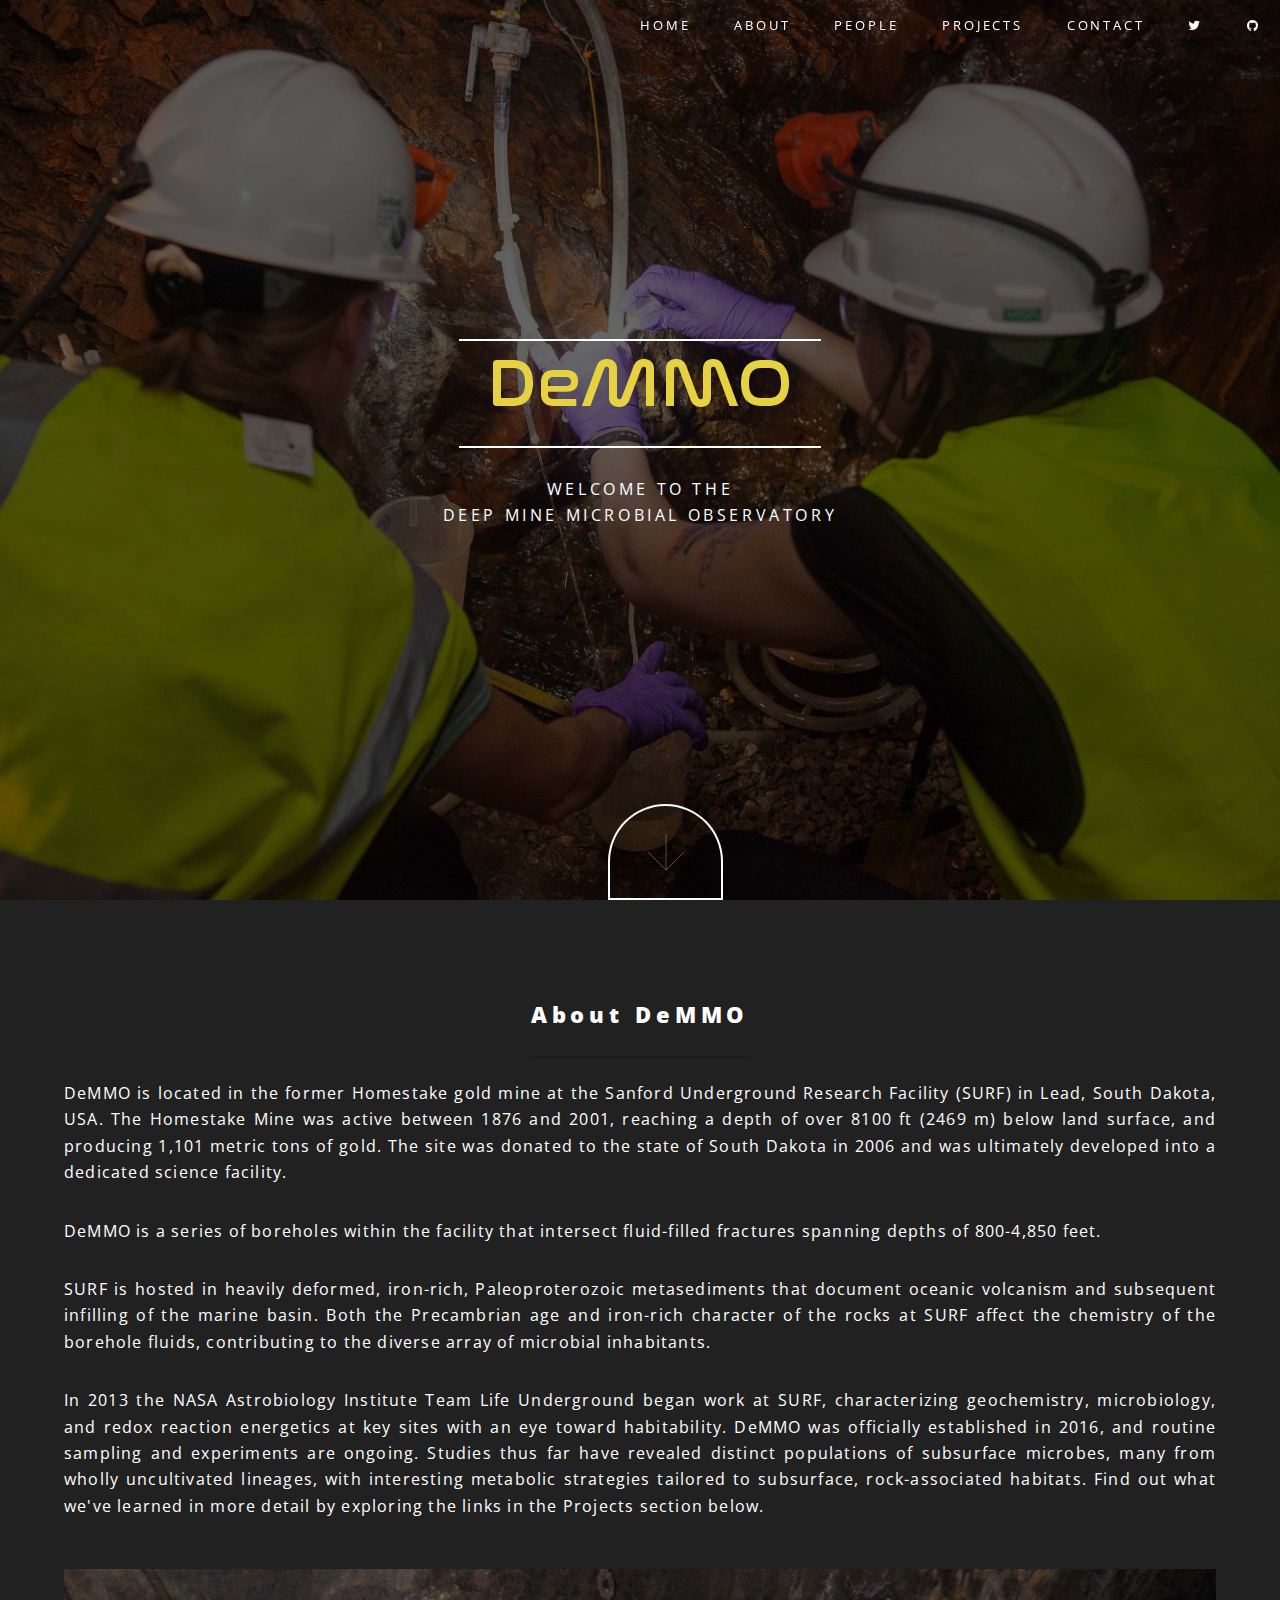
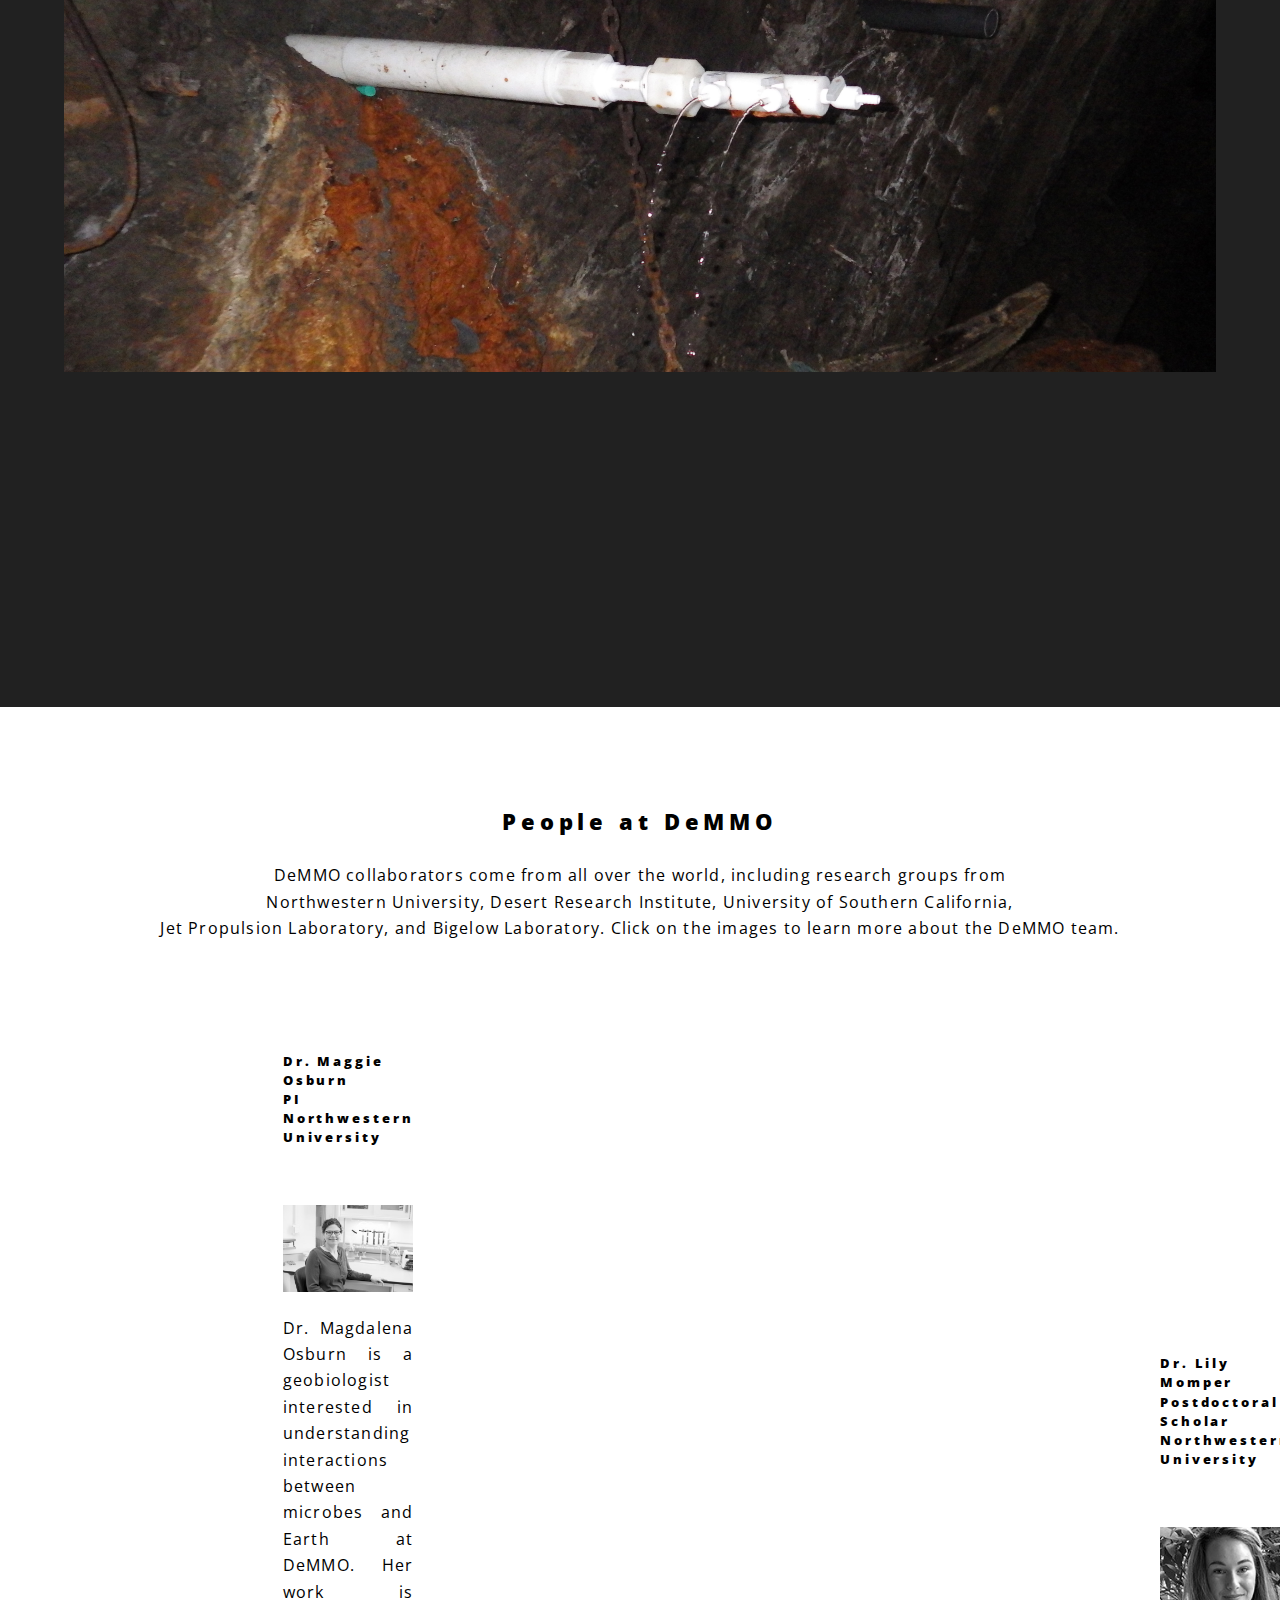
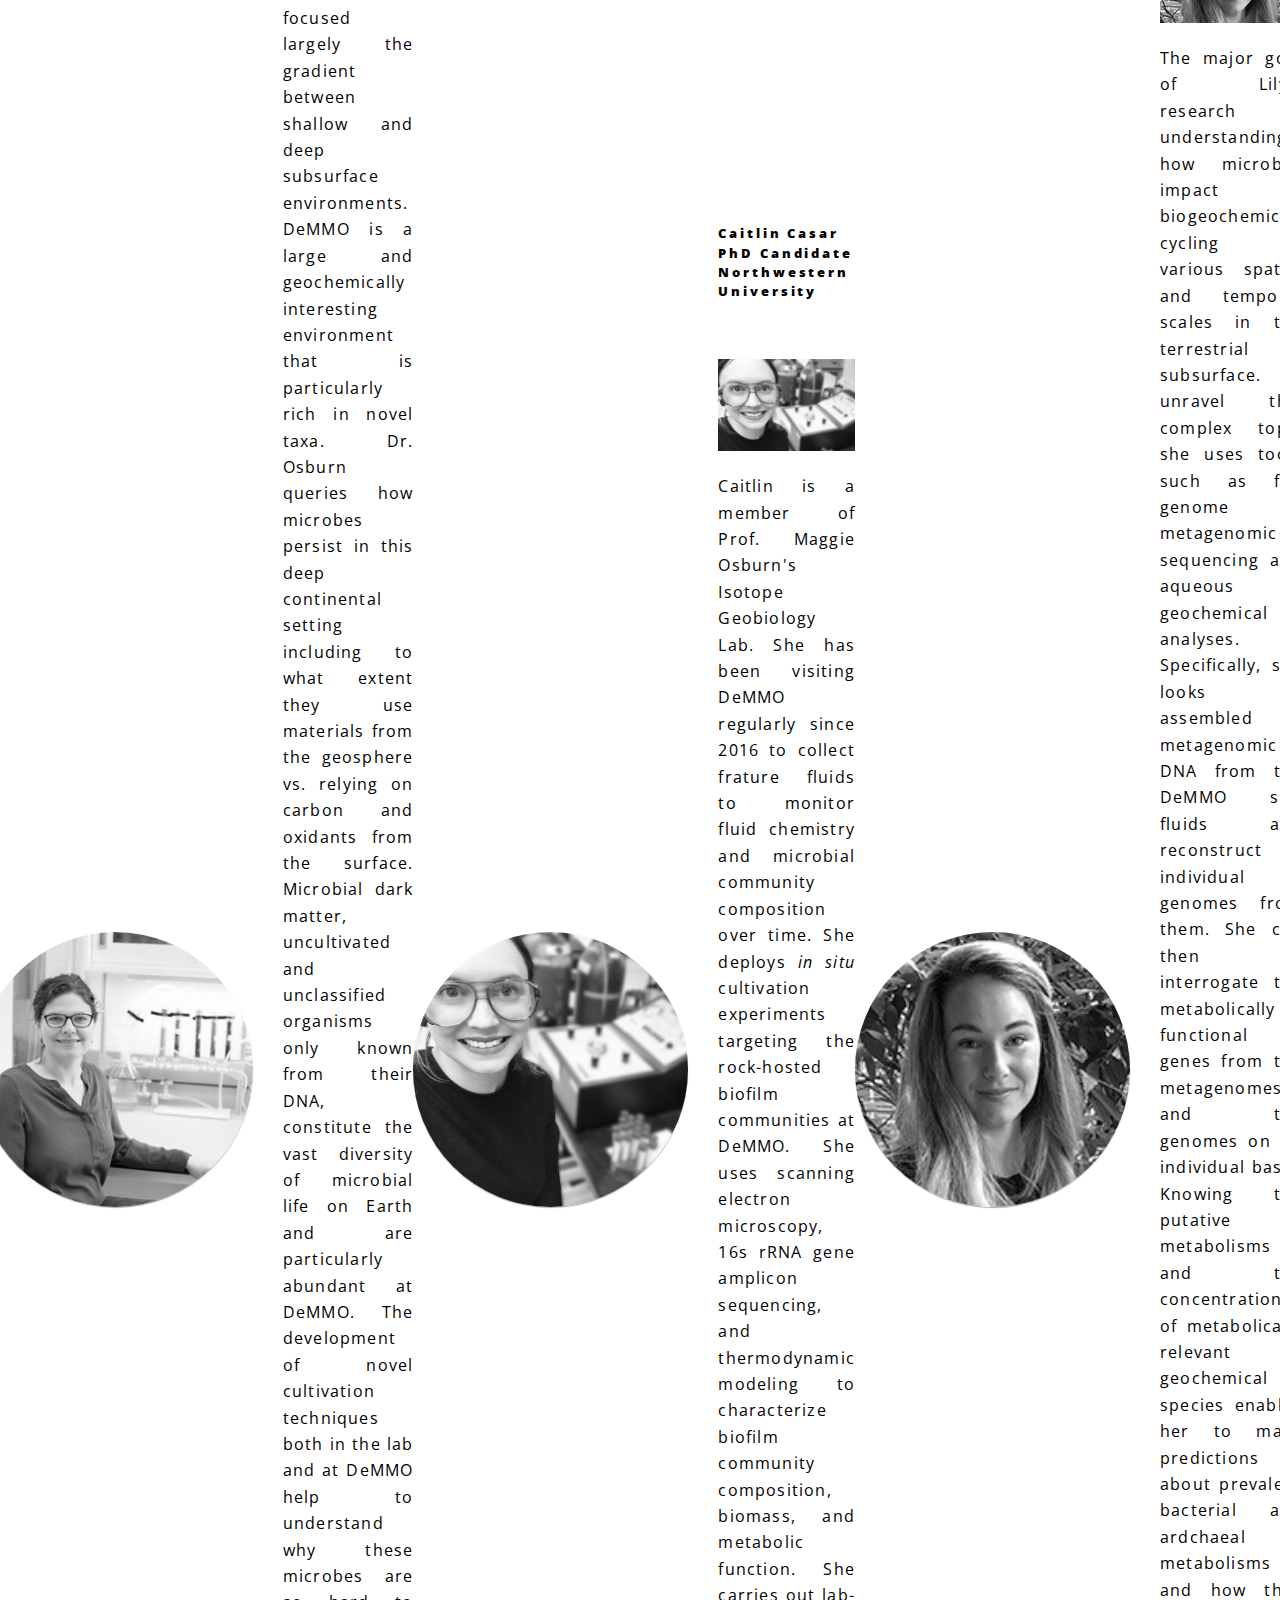
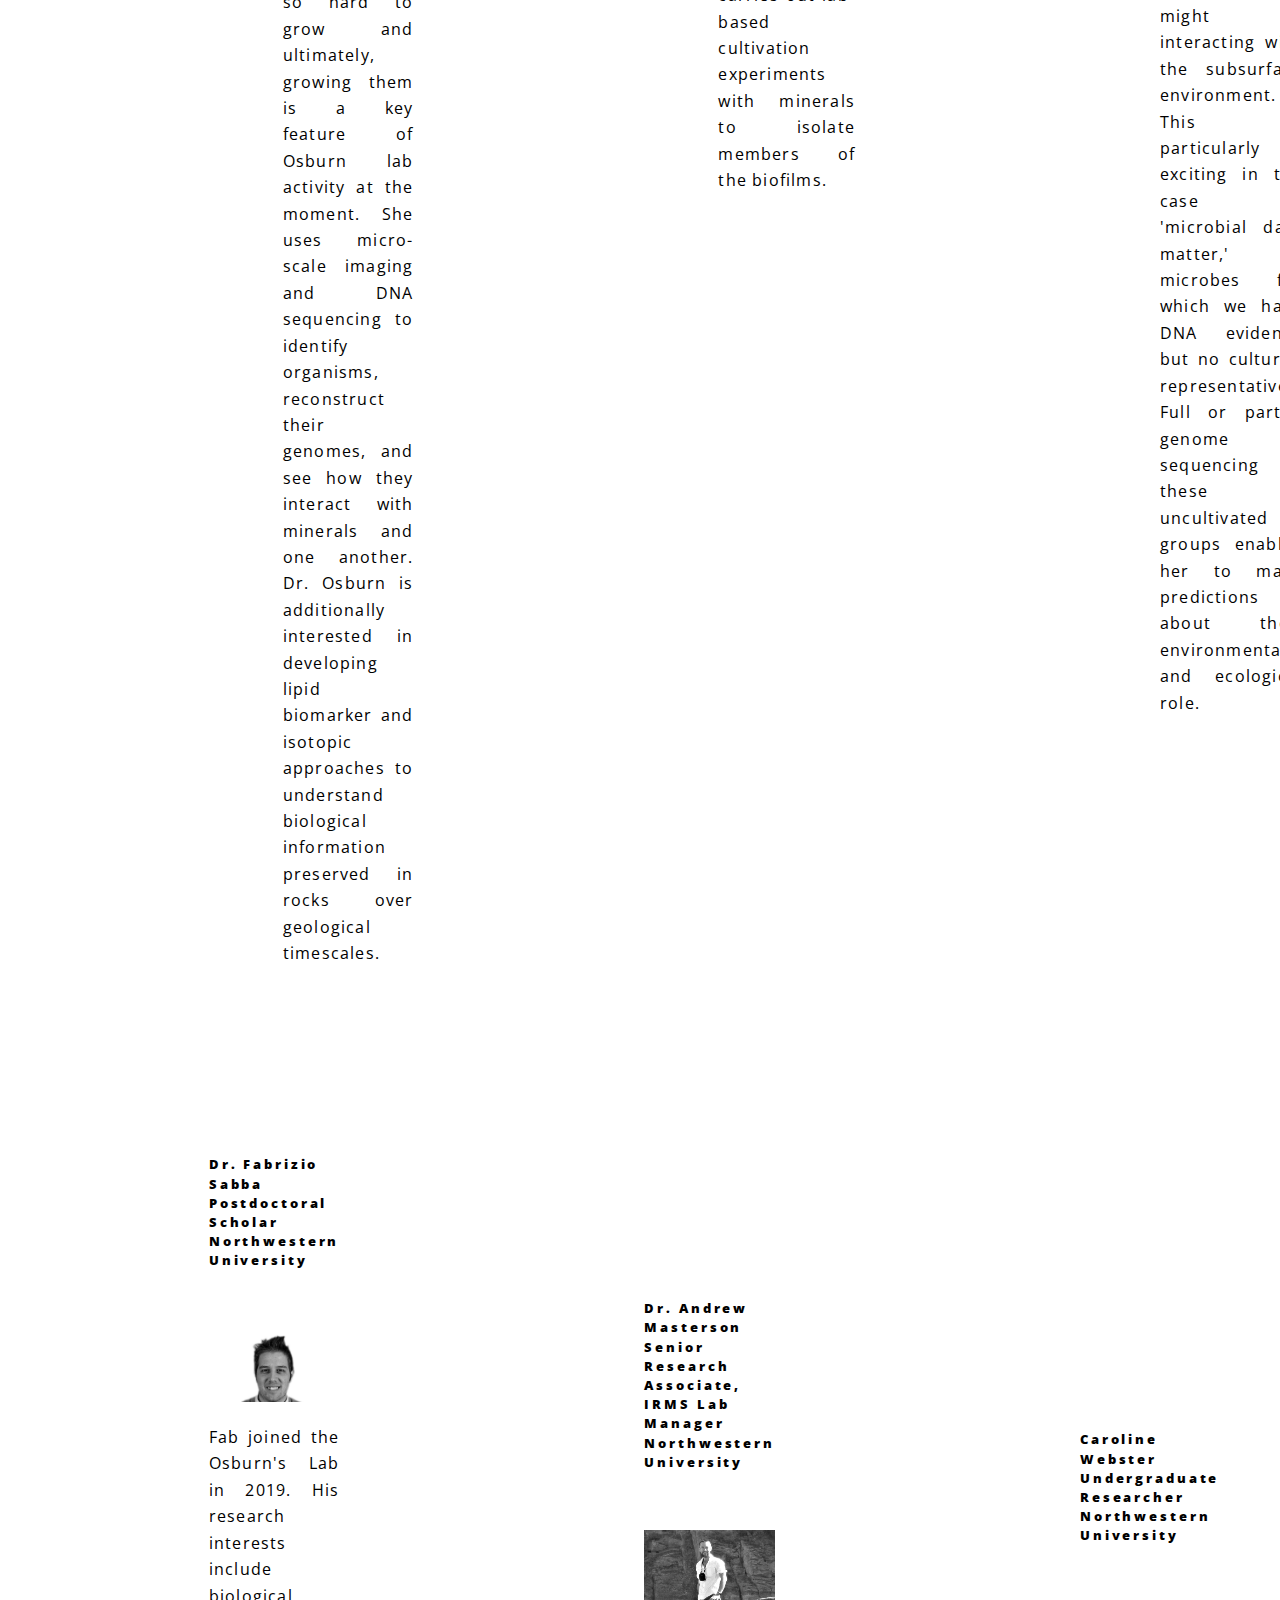
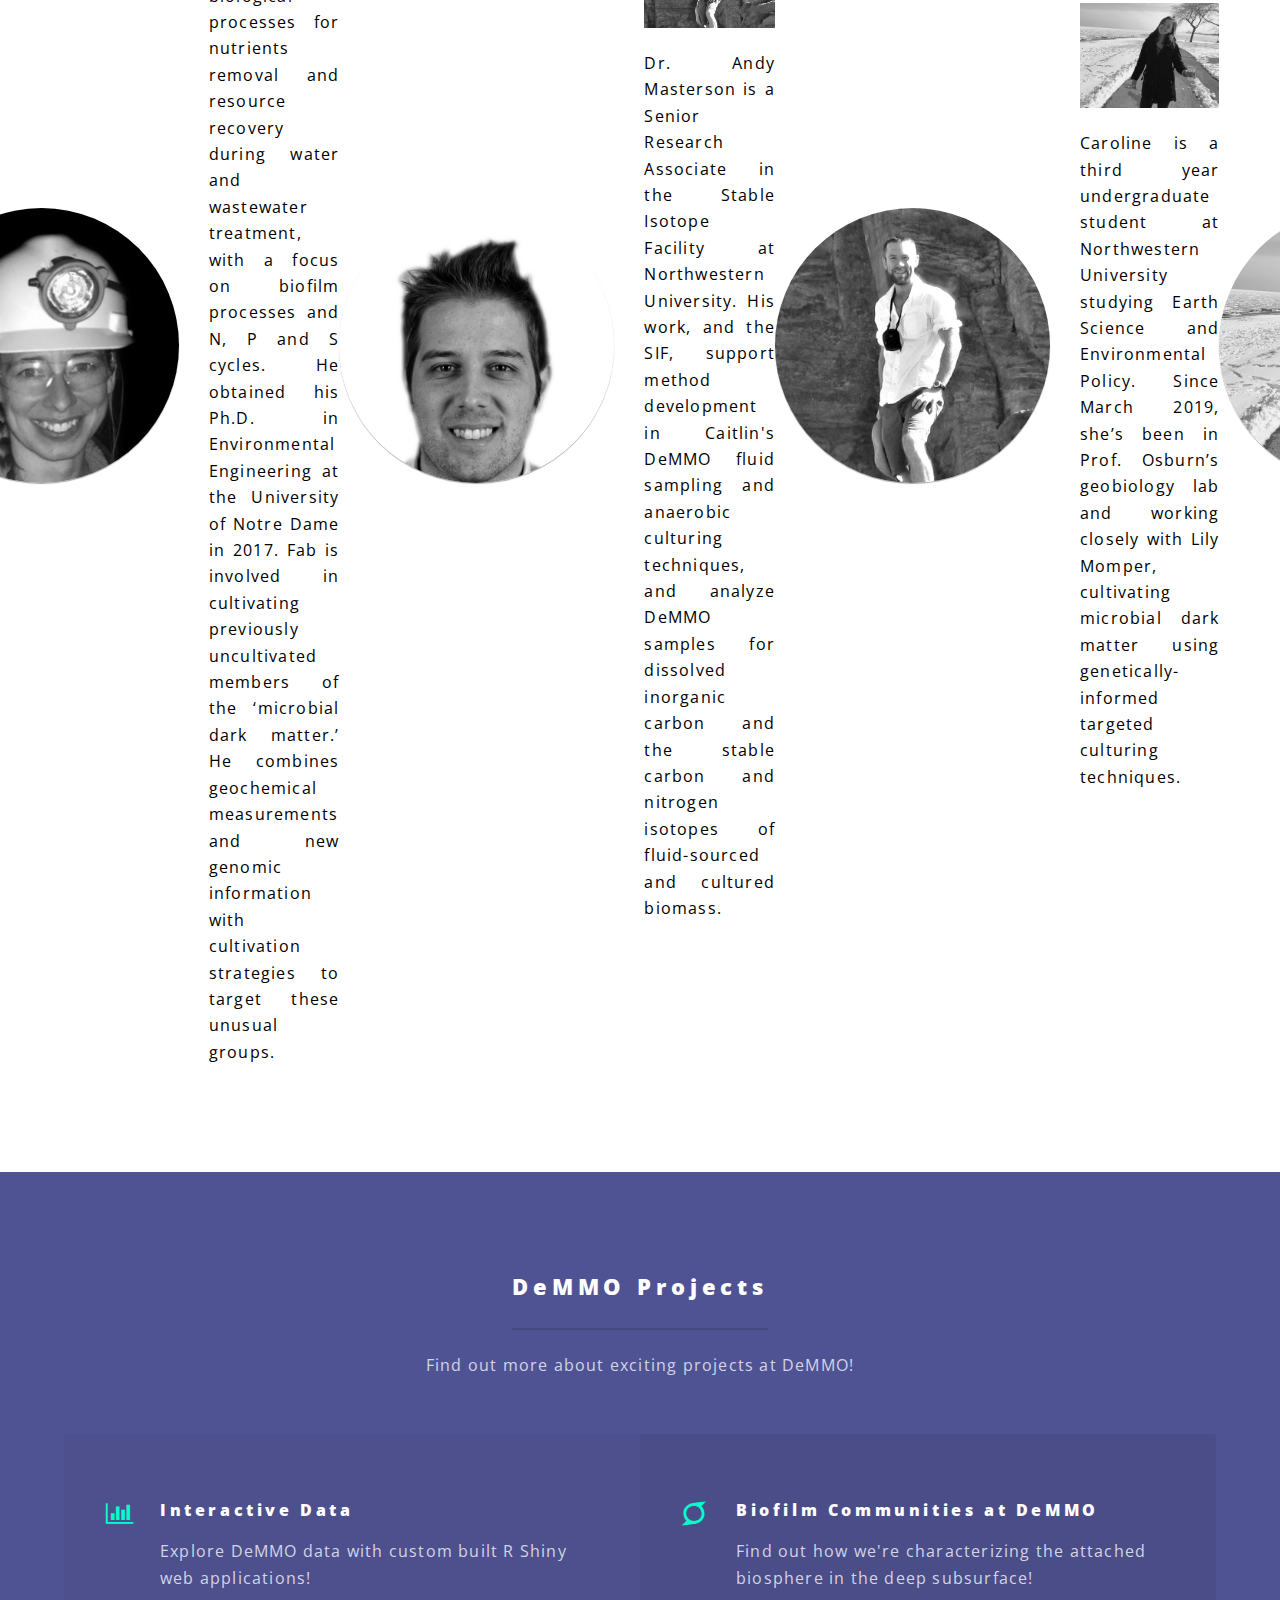
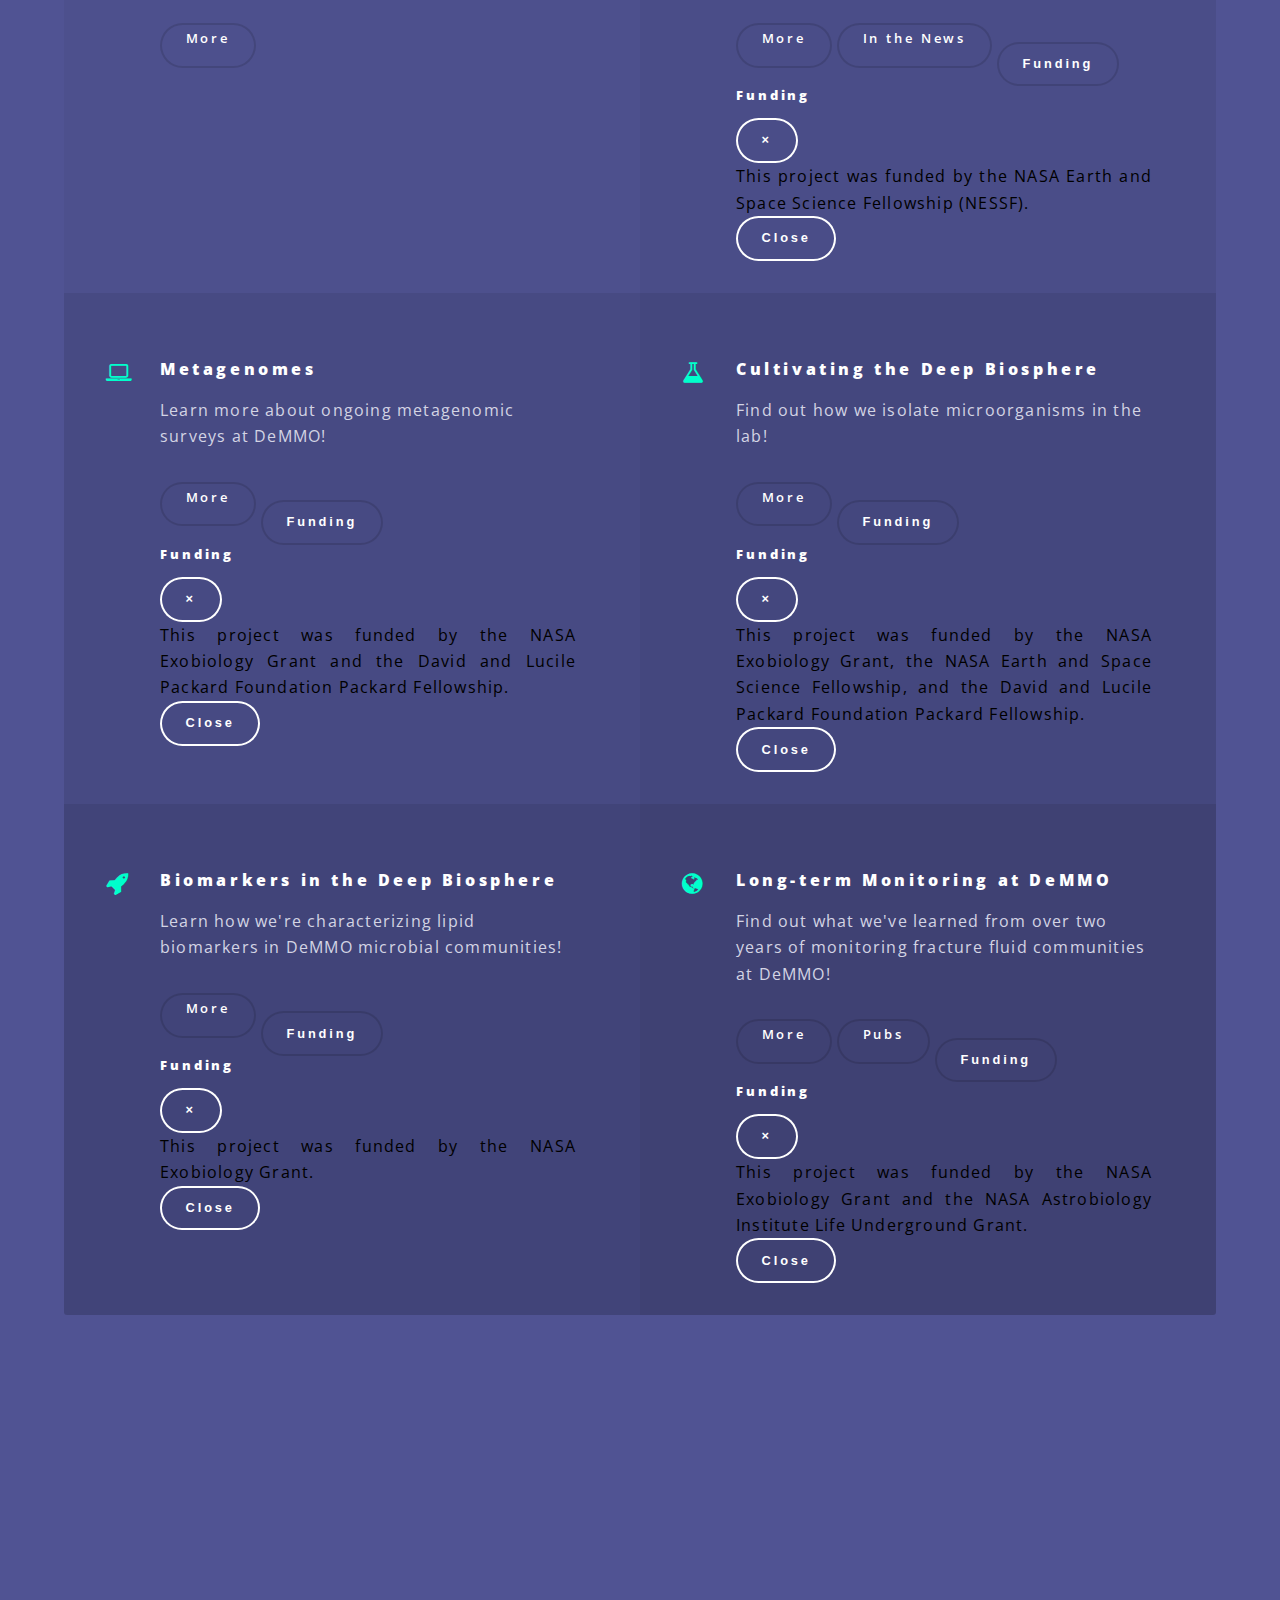
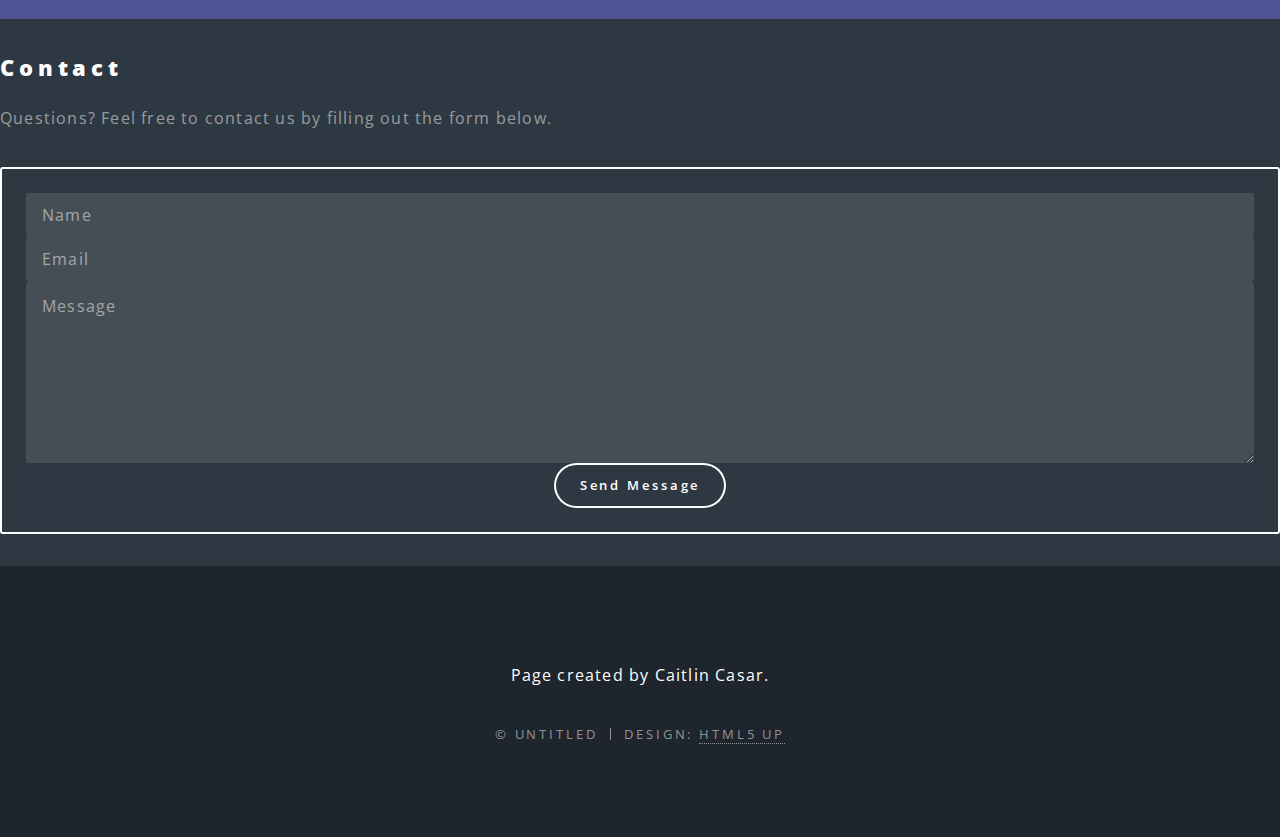
<file: index.html>
<!DOCTYPE HTML>
<!--
	DeMMO website -- latest layout

	Spectral by HTML5 UP
	html5up.net | @ajlkn
	Free for personal and commercial use under the CCA 3.0 license (html5up.net/license)
-->
<html>
	<head>
		<title>DeMMO</title>
		<meta charset="utf-8" />
		<meta name="viewport" content="width=device-width, initial-scale=1, user-scalable=no" />
		<link rel="stylesheet" href="assets/css/main.css" />
		<link rel="stylesheet" href="https://stackpath.bootstrapcdn.com/bootstrap/4.1.3/css/bootstrap.min.css" integrity="sha384-MCw98/SFnGE8fJT3GXwEOngsV7Zt27NXFoaoApmYm81iuXoPkFOJwJ8ERdknLPMO" crossorigin="anonymous">
		<noscript><link rel="stylesheet" href="assets/css/noscript.css" /></noscript>
		<script async src="https://www.googletagmanager.com/gtag/js?id=UA-131131266-1"></script>
        <script>
          window.dataLayer = window.dataLayer || [];
          function gtag(){dataLayer.push(arguments);}
          gtag('js', new Date());
          gtag('config', 'UA-131131266-1');
        </script>
		 <meta property="og:title" content="DeMMO" />
        <meta property="og:type" content="website" />
        <meta property="og:url" content="https://deepminemicrobialobservatory.com" />
        <meta property="og:description" content="Welcome to DeMMO" />
		<meta property="og:image" content="https://deepminemicrobialobservatory.com/DeMMO_fb_og.jpg" />
		<link href="https://fonts.googleapis.com/css?family=Montserrat:300,500,500i,900&display=swap" rel="stylesheet">


	</head>
	<body class="landing is-preload">

		<!-- Page Wrapper -->
			<div id="page-wrapper">

				<!-- Header -->
					<header id="header" class="alt">
						<h1>DeMMO</h1>
						<nav id="nav">
							<nav>
								<ul>
									<li><a href="#banner">HOME</a></li>
									<li><a href="#aboutus">ABOUT</a></li>
									<li><a href="#ourpeople">PEOPLE</a></li>
									<li><a href="#ourprojects">PROJECTS</a></li>
									<li><a href="#contact">CONTACT</a></li>
									<li><a target="_blank" href="https://twitter.com/TwitterDev" class="icon fa-twitter"><span class="label">Twitter</span></a></li>
									<li><a target="_blank" href="https://github.com/DeepSubsurfer" class="icon fa-github"><span class="label">Twitter</span></a></li>
								</ul>
							</nav>
					</header>

				<!-- Banner -->
					<section id="banner">
						<div class="inner">
							<h2>
								<img src="logo.png" />
							</h2>
							<p>Welcome to the <br />
							Deep Mine Microbial Observatory<br />
							</p>
							<!-- <ul class="actions special">
								<li><a href="#" class="button primary">Activate</a></li>
							</ul> -->
						</div>
						<!-- <footer>
							<a href="#one" class="button style2 down">More</a>
						</footer> -->
						<a href="#aboutus" class="button style2 down anchored"></a>
					</section>

				<!-- About -->
					<section id="aboutus" class="wrapper style1 special">
						<div class="inner">
							<header class="major">
								<h2>About DeMMO</h2>
								<p align="justify">DeMMO is located in the former Homestake gold mine at the Sanford Underground Research Facility (SURF) in Lead, South Dakota, USA.
										The Homestake Mine was active between 1876 and 2001, reaching a depth of over 8100 ft (2469 m) below land surface, and producing 
										1,101 metric tons of gold. The site was donated to the state of South Dakota in 2006 and was ultimately developed into a dedicated 
										science facility.</p>

										<p align="justify">DeMMO is a series of boreholes within the facility that intersect fluid-filled fractures spanning depths of 800-4,850 feet.</p>


										<p align="justify">SURF is hosted in heavily deformed, iron-rich, Paleoproterozoic metasediments that document oceanic volcanism and subsequent 
										infilling of the marine basin. Both the Precambrian age and iron-rich character of the rocks at SURF affect the chemistry of the 
										borehole fluids, contributing to the diverse array of microbial inhabitants.</p>

										<p align="justify">In 2013 the NASA Astrobiology Institute Team Life Underground began work at SURF, characterizing geochemistry, microbiology, and redox 
										reaction energetics at key sites with an eye toward habitability. DeMMO was officially established in 2016, and routine sampling and 
										experiments are ongoing. Studies thus far have revealed distinct populations of subsurface microbes, many from wholly uncultivated lineages, 
										with interesting metabolic strategies tailored to subsurface, rock-associated habitats. Find out what we've learned in more detail by 
										exploring the links in the Projects section below. 

									</p>
									<div style="margin-top:50px;">
									<p>
											<img src="images/D3borehole.JPG" style="width: 100%;" />
									</p>
								</div>
								
							</header>
							<!-- <ul class="icons major">
								<li><span class="icon fa-diamond major style1"><span class="label">Lorem</span></span></li>
								<li><span class="icon fa-heart-o major style2"><span class="label">Ipsum</span></span></li>
								<li><span class="icon fa-code major style3"><span class="label">Dolor</span></span></li>
							</ul> -->
						</div>
					</section>

				<!-- People -->


					<section id="ourpeople" class="wrapper style1 people special">
						<!-- <section class="spotlight"> -->
							<!-- <div class="image"><img src="images/pic01.jpg" alt="" /></div><div class="content"> -->
								<h2>People at DeMMO</h2>
								<p>DeMMO collaborators come from all over the world, including research groups from<br>
								Northwestern University, Desert Research Institute, University of Southern California,<br>
								Jet Propulsion Laboratory, and Bigelow Laboratory. Click on the images to learn more about the DeMMO team.
							</p>
							<!-- </div> -->
						</section>
						<section class="spotlight">
						<!-- Button trigger modal -->
							<span data-toggle="modal" data-target="#person1">
								<img class="profile-pic" src="images/maggie2.jpg" />
							</span>
							
								<!-- Modal -->
								<div class="modal fade" id="person1" tabindex="-1" role="dialog" aria-labelledby="Person1Title" aria-hidden="true">
									<div class="modal-dialog" role="document">
									<div class="modal-content">
										<div class="modal-header">
										<h5 class="modal-title" id="Person1Title">Dr. Maggie Osburn<br>PI<br>Northwestern University</h5>
										<button type="button" class="close" data-dismiss="modal" aria-label="Close">
											<span aria-hidden="true">&times;</span>
										</button>
										</div>
										<div class="modal-body">
										<img src="images/profile_pics/maggie2.jpg" />
										<p>Dr. Magdalena Osburn is a geobiologist interested in understanding interactions between microbes and Earth at DeMMO. 
											Her work is focused largely the gradient between shallow and deep subsurface environments. 
											DeMMO is a large and geochemically interesting environment that is particularly rich in novel taxa. 
											Dr. Osburn queries how microbes persist in this deep continental setting including to what extent they use materials from the geosphere vs. relying on carbon and oxidants from the surface. 
											Microbial dark matter, uncultivated and unclassified organisms only known from their DNA, constitute the vast diversity of microbial life on Earth and are particularly abundant at DeMMO. 
											The development of novel cultivation techniques both in the lab and at DeMMO help to understand why these microbes are so hard to grow and ultimately, growing them is a key feature of Osburn lab activity at the moment. 
											She uses micro-scale imaging and DNA sequencing to identify organisms, reconstruct their genomes, and see how they interact with minerals and one another. 
											Dr. Osburn is additionally interested in developing lipid biomarker and isotopic approaches to understand biological information preserved in rocks over geological timescales.	
										</p> 
										</div>
										<div class="modal-footer">
										<a target="_blank" class="btn button btn-secondary more-link" href="https://sites.northwestern.edu/mro514/" role="button">More</a>
										<!-- <a target="_blank" href="http://www.caitlincasar.weebly.com" class="btn btn-secondary">More</a> -->
										<button type="button" class="btn btn-secondary" data-dismiss="modal">Close</button>
										</div>
									</div>
									</div>
								</div>


								<!-- Button trigger modal -->
									<span data-toggle="modal" data-target="#person2">
										<img class="profile-pic" src="images/caitlin.jpg" />
									</span>
								
		
									
										<!-- Modal -->
										<div class="modal fade" id="person2" tabindex="-1" role="dialog" aria-labelledby="Person2Title" aria-hidden="true">
											<div class="modal-dialog" role="document">
											<div class="modal-content">
												<div class="modal-header">
												<h5 class="modal-title" id="Person2Title">Caitlin Casar<br>PhD Candidate<br>Northwestern University</h5>
												<button type="button" class="close" data-dismiss="modal" aria-label="Close">
													<span aria-hidden="true">&times;</span>
												</button>
												</div>
												<div class="modal-body">
												<img src="images/profile_pics/caitlin.jpg" />
												<p>Caitlin is a member of Prof. Maggie Osburn's Isotope Geobiology Lab.
													She has been visiting DeMMO regularly since 2016 to collect frature fluids
													to monitor fluid chemistry and microbial community composition over time. She deploys 
													<i>in situ</i> cultivation experiments targeting the rock-hosted biofilm communities at DeMMO.
													She uses scanning electron microscopy, 16s rRNA gene amplicon sequencing, and thermodynamic modeling
													to characterize biofilm community composition, biomass, and metabolic function. 
													She carries out lab-based cultivation experiments with minerals to isolate members of the biofilms.
												</p> 
												</div>
												<div class="modal-footer">
												<a target="_blank" class="btn button btn-secondary more-link" href="http://www.caitlincasar.com" role="button">More</a>
												<button type="button" class="btn btn-secondary" data-dismiss="modal">Close</button>
												</div>
											</div>
											</div>
										</div>

								<!-- Button trigger modal -->
									<span data-toggle="modal" data-target="#person3">
										<img class="profile-pic" src="images/lily.jpg" />
									</span>
					
										<!-- Modal -->
										<div class="modal fade" id="person3" tabindex="-1" role="dialog" aria-labelledby="Person3Title" aria-hidden="true">
											<div class="modal-dialog" role="document">
											<div class="modal-content">
												<div class="modal-header">
												<h5 class="modal-title" id="Person3Title">Dr. Lily Momper<br>Postdoctoral Scholar<br>Northwestern University</h5>
												<button type="button" class="close" data-dismiss="modal" aria-label="Close">
													<span aria-hidden="true">&times;</span>
												</button>
												</div>
												<div class="modal-body">
												<img src="images/profile_pics/lily.jpg" />
												<p>The major goal of Lily's research is understanding how microbes impact biogeochemical cycling at various spatial and temporal scales 
													in the terrestrial subsurface. To unravel this complex topic she uses tools such as full genome metagenomic sequencing and aqueous
													 geochemical analyses. Specifically, she looks at assembled metagenomic DNA from the DeMMO site fluids and reconstruct individual 
													 genomes from them. She can then interrogate the metabolically functional genes from the metagenomes, and the genomes on an individual 
													 basis. Knowing the putative metabolisms and the concentrations of metabolically relevant geochemical species enables her to make predictions 
													 about prevalent bacterial and ardchaeal metabolisms and how they might be interacting with the subsurface environment. This is particularly 
													 exciting in the case of 'microbial dark matter,' microbes for which we have DNA evidence but no cultured representatives. Full or partial 
													 genome sequencing of these uncultivated groups enables her to make predictions about their environmental and ecological role. 
													</p> 
												</div>
												<div class="modal-footer">
												<button type="button" class="btn btn-secondary" data-dismiss="modal">Close</button>
												</div>
											</div>
											</div>
										</div>										
									</section>
									<section class="spotlight" style="background: #ffffff;">
\								<!-- Button trigger modal -->
								<span data-toggle="modal" data-target="#person7">
										<img class="profile-pic" src="images/caroline.jpg" />
									</span>
								
		
									
										<!-- Modal -->
										<div class="modal fade" id="person7" tabindex="-1" role="dialog" aria-labelledby="Person7Title" aria-hidden="true">
											<div class="modal-dialog" role="document">
											<div class="modal-content">
												<div class="modal-header">
												<h5 class="modal-title" id="Person6Title">Caroline Webster<br>Undergraduate Researcher<br>Northwestern University</h5>
												<button type="button" class="close" data-dismiss="modal" aria-label="Close">
													<span aria-hidden="true">&times;</span>
												</button>
												</div>
												<div class="modal-body">
												<img src="images/profile_pics/caroline.jpg" />
												<p>Caroline is a third year undergraduate student at Northwestern University studying Earth Science and Environmental Policy.  
													Since March 2019, she’s been in Prof. Osburn’s geobiology lab and working closely with Lily Momper, 
													cultivating microbial dark matter using genetically-informed targeted culturing techniques.</p> 
												</div>
												<div class="modal-footer">
												<button type="button" class="btn btn-secondary" data-dismiss="modal">Close</button>
												</div>
											</div>
											</div>
										</div>
							<!-- Button trigger modal -->
								<span data-toggle="modal" data-target="#person6">
									<img class="profile-pic" src="images/ALM.jpg" />
								</span>
							
	
								
									<!-- Modal -->
									<div class="modal fade" id="person6" tabindex="-1" role="dialog" aria-labelledby="Person6Title" aria-hidden="true">
										<div class="modal-dialog" role="document">
										<div class="modal-content">
											<div class="modal-header">
											<h5 class="modal-title" id="Person6Title">Dr. Andrew Masterson<br>Senior Research Associate, IRMS Lab Manager<br>Northwestern University</h5>
											<button type="button" class="close" data-dismiss="modal" aria-label="Close">
												<span aria-hidden="true">&times;</span>
											</button>
											</div>
											<div class="modal-body">
											<img src="images/profile_pics/ALM.jpg" />
											<p>Dr. Andy Masterson is a Senior Research Associate in the Stable Isotope Facility at Northwestern University. 
												His work, and the SIF, support method development in Caitlin's DeMMO fluid sampling and anaerobic culturing 
												techniques, and analyze DeMMO samples for dissolved inorganic carbon and the stable carbon and nitrogen isotopes 
												of fluid-sourced and cultured biomass.</p> 
											</div>
											<div class="modal-footer">
											<button type="button" class="btn btn-secondary" data-dismiss="modal">Close</button>
											</div>
										</div>
										</div>
									</div>

							<!-- Button trigger modal -->
								<span data-toggle="modal" data-target="#person5">
									<img class="profile-pic" src="images/fab.jpg" />
								</span>
				
									<!-- Modal -->
									<div class="modal fade" id="person5" tabindex="-1" role="dialog" aria-labelledby="Person5Title" aria-hidden="true">
										<div class="modal-dialog" role="document">
										<div class="modal-content">
											<div class="modal-header">
											<h5 class="modal-title" id="Person5Title">Dr. Fabrizio Sabba<br>Postdoctoral Scholar<br>Northwestern University</h5>
											<button type="button" class="close" data-dismiss="modal" aria-label="Close">
												<span aria-hidden="true">&times;</span>
											</button>
											</div>
											<div class="modal-body">
											<img src="images/profile_pics/fab.jpg" />
											<p>Fab joined the Osburn's Lab in 2019.  His research interests include biological processes for nutrients removal and 
												resource recovery during water and wastewater treatment, with a focus on biofilm processes and N, P and S cycles.  
												He obtained his Ph.D. in Environmental Engineering at the University of Notre Dame in 2017.  
												Fab is involved in cultivating previously uncultivated members of the ‘microbial dark matter.’ 
												He combines geochemical measurements and new genomic information with cultivation strategies to target these unusual groups.</p> 
											</div>
											<div class="modal-footer">
											<button type="button" class="btn btn-secondary" data-dismiss="modal">Close</button>
											</div>
										</div>
										</div>
									</div>
															<!-- Button trigger modal -->
						<span data-toggle="modal" data-target="#person4">
							<img class="profile-pic" src="images/brittany2.jpg" />
						</span>
						
							<!-- Modal -->
							<div class="modal fade" id="person4" tabindex="-1" role="dialog" aria-labelledby="Person4Title" aria-hidden="true">
								<div class="modal-dialog" role="document">
								<div class="modal-content">
									<div class="modal-header">
									<h5 class="modal-title" id="Person4Title">Dr. Brittany Kruger<br>Field Coordinator<br>Desert Research Institute</h5>
									<button type="button" class="close" data-dismiss="modal" aria-label="Close">
										<span aria-hidden="true">&times;</span>
									</button>
									</div>
									<div class="modal-body">
									<img src="images/profile_pics/brittany2.jpg" />
									<p>Dr. Kruger has been involved in the DeMMO effort since its conceptualization in 2015, working closely with Dr. Osburn to design and implement borehole modification and sampling strategies. She has also served as fieldwork coordinator since DeMMO’s establishment, organizing multi-researcher sampling teams and assisting in experiment installation and sample collection.	
									</p> 
									</div>
									<div class="modal-footer">
									<a target="_blank" class="btn button btn-secondary more-link" href="https://www.dri.edu/newsroom/blog/399-featured-researchers/5635-meet-brittany-kruger-phd" role="button">More</a>
									<!-- <a target="_blank" href="http://www.caitlincasar.weebly.com" class="btn btn-secondary">More</a> -->
									<button type="button" class="btn btn-secondary" data-dismiss="modal">Close</button>
									</div>
								</div>
								</div>
							</div>



						</section>				
				<!-- Projects -->
					<section id="ourprojects" class="wrapper style3 special">
						<div class="inner">
							<header class="major">
								<h2>DeMMO Projects</h2>
								<p>Find out more about exciting projects at DeMMO!</p>
							</header>
							<ul class="features">
								<li class="icon fa-bar-chart">
									<h4>Interactive Data</h4>
									<p>Explore DeMMO data with custom built R Shiny web applications!</p>
									<a target="_blank" class="btn button btn-secondary" href="https://deepminemicrobialobservatory.com/shiny/DeMMO_Geochem/" role="button">More</a>
								</li>
								<li class="icon fa-superpowers">
									<h4>Biofilm Communities at DeMMO</h4>
									<p>Find out how we're characterizing the attached biosphere in the deep subsurface!</p>
									<a target="_blank" class="btn button btn-secondary" href="biofilms.html" role="button">More</a>
									<a target="_blank" class="btn button btn-secondary" href="https://www.c2st.org/subsurface-biofilms-could-hold-clues-to-alien-life-astrobiologists-say/" role="button">In the News</a>
									<!-- Button trigger modal -->
										<button type="button" class="btn button btn-secondary" data-toggle="modal" data-target="#Biofilms">
										Funding
										</button>

										<!-- Modal -->
										<div class="modal fade" id="Biofilms" tabindex="-1" role="dialog" aria-labelledby="BiofilmLabel" aria-hidden="true">
										<div class="modal-dialog" role="document">
											<div class="modal-content">
											<div class="modal-header">
												<h5 class="modal-title" id="BiofilmLabel">Funding</h5>
												<button type="button.projects" class="close" data-dismiss="modal" aria-label="Close">
												<span aria-hidden="true">&times;</span>
												</button>
											</div>
											<div class="modal-body">
												This project was funded by the NASA Earth and Space Science Fellowship (NESSF).
											</div>
											<div class="modal-footer">
												<button type="button" class="btn btn-secondary" data-dismiss="modal">Close</button>
											</div>
											</div>
										</div>
										</div>
								</li>
								<li class="icon fa-laptop">
									<h4>Metagenomes</h4>
									<p>Learn more about ongoing metagenomic surveys at DeMMO!</p>
									<a target="_blank" class="btn button btn-secondary" href="metagenomes.html" role="button">More</a>
									<!-- Button trigger modal -->
										<button type="button" class="btn button btn-secondary" data-toggle="modal" data-target="#Metagenomics">
										Funding
										</button>

										<!-- Modal -->
										<div class="modal fade" id="Metagenomics" tabindex="-1" role="dialog" aria-labelledby="MetagenomicsLabel" aria-hidden="true">
										<div class="modal-dialog" role="document">
											<div class="modal-content">
											<div class="modal-header">
												<h5 class="modal-title" id="MetagenomicsLabel">Funding</h5>
												<button type="button.projects" class="close" data-dismiss="modal" aria-label="Close">
												<span aria-hidden="true">&times;</span>
												</button>
											</div>
											<div class="modal-body">
												This project was funded by the NASA Exobiology Grant and the David and Lucile Packard Foundation Packard Fellowship.
											</div>
											<div class="modal-footer">
												<button type="button" class="btn btn-secondary" data-dismiss="modal">Close</button>
											</div>
											</div>
										</div>
										</div>
								</li>
								<li class="icon fa-flask">
									<h4>Cultivating the Deep Biosphere</h4>
									<p>Find out how we isolate microorganisms in the lab!</p>
									<a target="_blank" class="btn button btn-secondary" href="culturing.html" role="button">More</a>
									<!-- Button trigger modal -->
										<button type="button" class="btn button btn-secondary" data-toggle="modal" data-target="#Culturing">
										Funding
										</button>

										<!-- Modal -->
										<div class="modal fade" id="Culturing" tabindex="-1" role="dialog" aria-labelledby="CulturingLabel" aria-hidden="true">
										<div class="modal-dialog" role="document">
											<div class="modal-content">
											<div class="modal-header">
												<h5 class="modal-title" id="CulturingLabel">Funding</h5>
												<button type="button.projects" class="close" data-dismiss="modal" aria-label="Close">
												<span aria-hidden="true">&times;</span>
												</button>
											</div>
											<div class="modal-body">
												This project was funded by the NASA Exobiology Grant, the NASA Earth and Space Science Fellowship, and the David and Lucile Packard Foundation Packard Fellowship.
											</div>
											<div class="modal-footer">
												<button type="button" class="btn btn-secondary" data-dismiss="modal">Close</button>
											</div>
											</div>
										</div>
										</div>
								</li>
								<li class="icon fa-rocket">
									<h4>Biomarkers in the Deep Biosphere</h4>
									<p>Learn how we're characterizing lipid biomarkers in DeMMO microbial communities!</p>
									<a target="_blank" class="btn button btn-secondary" href="biomarkers.html" role="button">More</a>
									<!-- Button trigger modal -->
										<button type="button" class="btn button btn-secondary" data-toggle="modal" data-target="#Biomarkers">
										Funding
										</button>

										<!-- Modal -->
										<div class="modal fade" id="Biomarkers" tabindex="-1" role="dialog" aria-labelledby="BiomarkersLabel" aria-hidden="true">
										<div class="modal-dialog" role="document">
											<div class="modal-content">
											<div class="modal-header">
												<h5 class="modal-title" id="BiomarkersLabel">Funding</h5>
												<button type="button.projects" class="close" data-dismiss="modal" aria-label="Close">
												<span aria-hidden="true">&times;</span>
												</button>
											</div>
											<div class="modal-body">
												This project was funded by the NASA Exobiology Grant.
											</div>
											<div class="modal-footer">
												<button type="button" class="btn btn-secondary" data-dismiss="modal">Close</button>
											</div>
											</div>
										</div>
										</div>
								</li>
								<li class="icon fa-globe">
									<h4>Long-term Monitoring at DeMMO</h4>
									<p>Find out what we've learned from over two years of monitoring fracture fluid communities at DeMMO!</p>
									<a target="_blank" class="btn button btn-secondary" href="monitoring.html" role="button">More</a>
									<a target="_blank" class="btn button btn-secondary" href="https://www.frontiersin.org/articles/10.3389/feart.2019.00196/full" role="button">Pubs</a>
									<!-- Button trigger modal -->
										<button type="button" class="btn button btn-secondary" data-toggle="modal" data-target="#Monitoring">
										Funding
										</button>

										<!-- Modal -->
										<div class="modal fade" id="Monitoring" tabindex="-1" role="dialog" aria-labelledby="MonitoringLabel" aria-hidden="true">
										<div class="modal-dialog" role="document">
											<div class="modal-content">
											<div class="modal-header">
												<h5 class="modal-title" id="MonitoringLabel">Funding</h5>
												<button type="button.projects" class="close" data-dismiss="modal" aria-label="Close">
												<span aria-hidden="true">&times;</span>
												</button>
											</div>
											<div class="modal-body">
												This project was funded by the NASA Exobiology Grant and the NASA Astrobiology Institute Life Underground Grant.
											</div>
											<div class="modal-footer">
												<button type="button" class="btn btn-secondary" data-dismiss="modal">Close</button>
											</div>
											</div>
										</div>
										</div>
								</li>
							</ul>
						</div>
					</section>

		<!-- Contact -->
		<section id="contact" class="main style3 secondary">
			<div class="content">
				<header>
					<h2>Contact</h2>
					<p>Questions? Feel free to contact us by filling out the form below.</p>
				</header>
				<div class="box">
					<form method="POST" action="https://formspree.io/casar@u.northwestern.edu">
						<div class="fields">
							<div class="field half"><input type="text" name="name" placeholder="Name" /></div>
							<div class="field half"><input type="email" name="email" placeholder="Email" /></div>
							<div class="field"><textarea name="message" placeholder="Message" rows="6"></textarea></div>
						</div>
						<ul class="actions special">
							<li><input type="submit" value="Send Message" /></li>
						</ul>
					</form>
				</div>
			</div>
		</section>

				<!-- Footer -->
					<footer id="footer">
						<p>Page created by Caitlin Casar.</p>
						<ul class="copyright">
							<li>&copy; Untitled</li><li>Design: <a href="http://html5up.net">HTML5 UP</a></li>
						</ul>
					</footer>

			</div>

		<!-- Scripts -->
			<script src="assets/js/jquery.min.js"></script>
			<script src="assets/js/jquery.scrollex.min.js"></script>
			<script src="assets/js/jquery.scrolly.min.js"></script>
			<script src="assets/js/browser.min.js"></script>
			<script src="assets/js/breakpoints.min.js"></script>
			<script src="assets/js/util.js"></script>
			<script src="assets/js/main.js"></script>
			<script src="https://stackpath.bootstrapcdn.com/bootstrap/4.1.3/js/bootstrap.min.js"></script>


	</body>
</html>
</file>
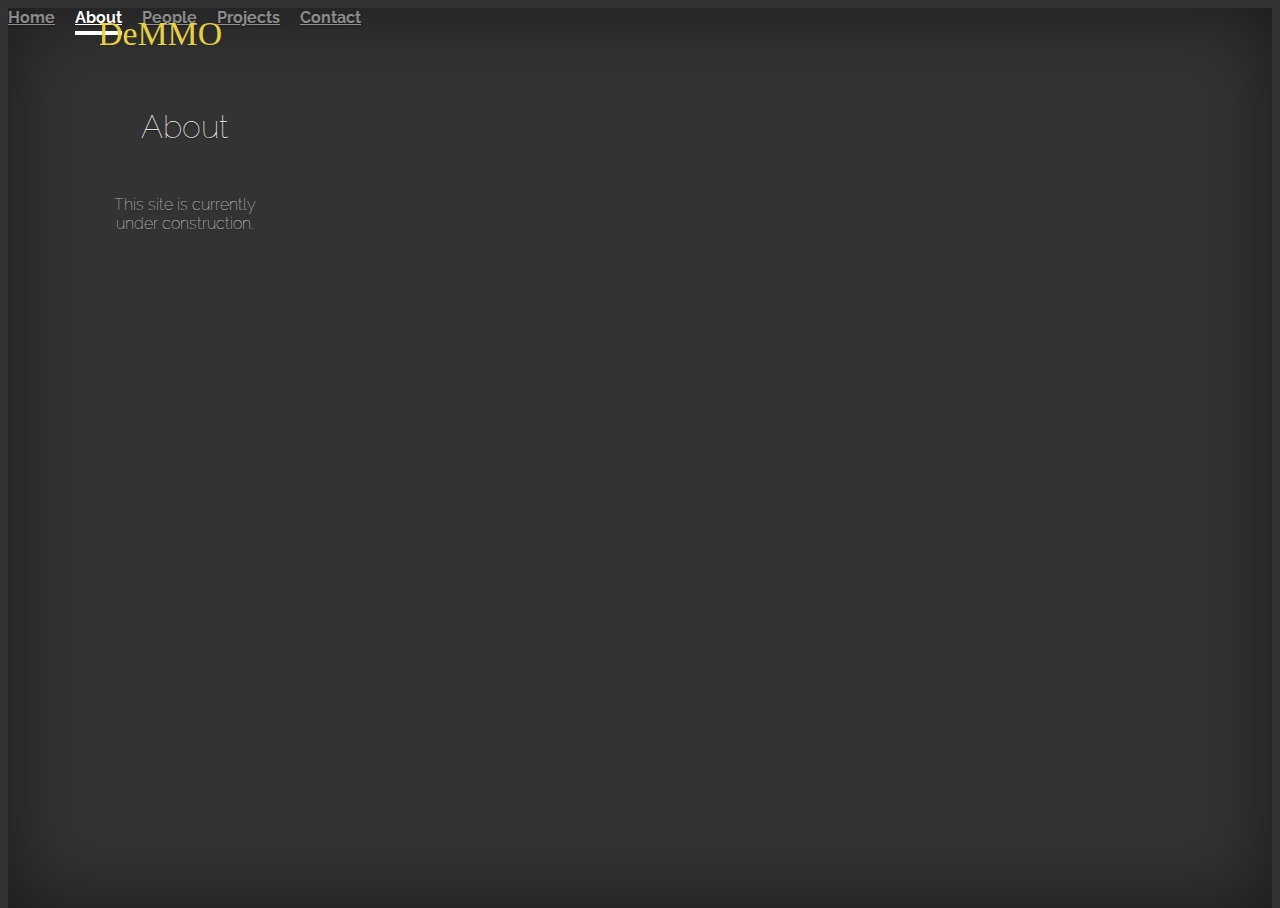
<file: about.html>
<!doctype html>
<html lang="en">
<html>
    <head>
        <!-- Required meta tags -->
        <meta charset="utf-8">
        <meta name="viewport" content="width=device-width, initial-scale=1, shrink-to-fit=no">
        <!-- Bootstrap CSS -->
        <link rel="stylesheet" href="https://stackpath.bootstrapcdn.com/bootstrap/4.1.3/css/bootstrap.min.css" integrity="sha384-MCw98/SFnGE8fJT3GXwEOngsV7Zt27NXFoaoApmYm81iuXoPkFOJwJ8ERdknLPMO" crossorigin="anonymous">
        <link rel="stylesheet" href="styles.css">
        <link href="https://fonts.googleapis.com/css?family=Raleway" rel="stylesheet">
        <script async src="https://www.googletagmanager.com/gtag/js?id=UA-131131266-1"></script>
        <script>
          window.dataLayer = window.dataLayer || [];
          function gtag(){dataLayer.push(arguments);}
          gtag('js', new Date());

          gtag('config', 'UA-131131266-1');
        </script>
        <title>About</title>
        <meta property="og:title" content="About" />
        <meta property="og:type" content="website" />
        <meta property="og:url" content="https://deepminemicrobialobservatory.com/about.html" />
        <meta property="og:image" content="DeMMO_fb_og.jpg" />
    </head>
  <body class="text-center">
  <img class="logo" src="/logo.svg" />

    <div class="cover-container d-flex w-100 h-100 p-3 mx-auto flex-column">
      <header class="masthead">
        <div class="inner">
          <!-- <h3 class="masthead-brand">Cover</h3> -->
          <nav class="nav nav-masthead justify-content-center">
            <a class="nav-link" href="/">Home</a>
            <a class="nav-link  active" href="about.html">About</a>
            <a class="nav-link" href="people.html">People</a>
            <a class="nav-link" href="projects.html">Projects</a>
            <a class="nav-link" href="contact.html">Contact</a>          
          </nav>
        </div>
      </header>

      <main role="main" class="inner cover">
        <h1 class="cover-heading">About</h1>
        <p class="lead">This site is currently under construction.</p>
        <p class="lead">
          <!-- <a href="https://deepminemicrobialobservatory.com/shiny/sample-apps/rmd/" class="btn btn-lg btn-secondary">Shiny Apps</a> -->
        </p>
      </main>
    </div>

<!-- Optional JavaScript -->
<!-- jQuery first, then Popper.js, then Bootstrap JS -->
<script src="https://code.jquery.com/jquery-3.3.1.slim.min.js" integrity="sha384-q8i/X+965DzO0rT7abK41JStQIAqVgRVzpbzo5smXKp4YfRvH+8abtTE1Pi6jizo" crossorigin="anonymous"></script>
<script src="https://cdnjs.cloudflare.com/ajax/libs/popper.js/1.14.3/umd/popper.min.js" integrity="sha384-ZMP7rVo3mIykV+2+9J3UJ46jBk0WLaUAdn689aCwoqbBJiSnjAK/l8WvCWPIPm49" crossorigin="anonymous"></script>
<script src="https://stackpath.bootstrapcdn.com/bootstrap/4.1.3/js/bootstrap.min.js" integrity="sha384-ChfqqxuZUCnJSK3+MXmPNIyE6ZbWh2IMqE241rYiqJxyMiZ6OW/JmZQ5stwEULTy" crossorigin="anonymous"></script>
    </body>
</html>
</file>
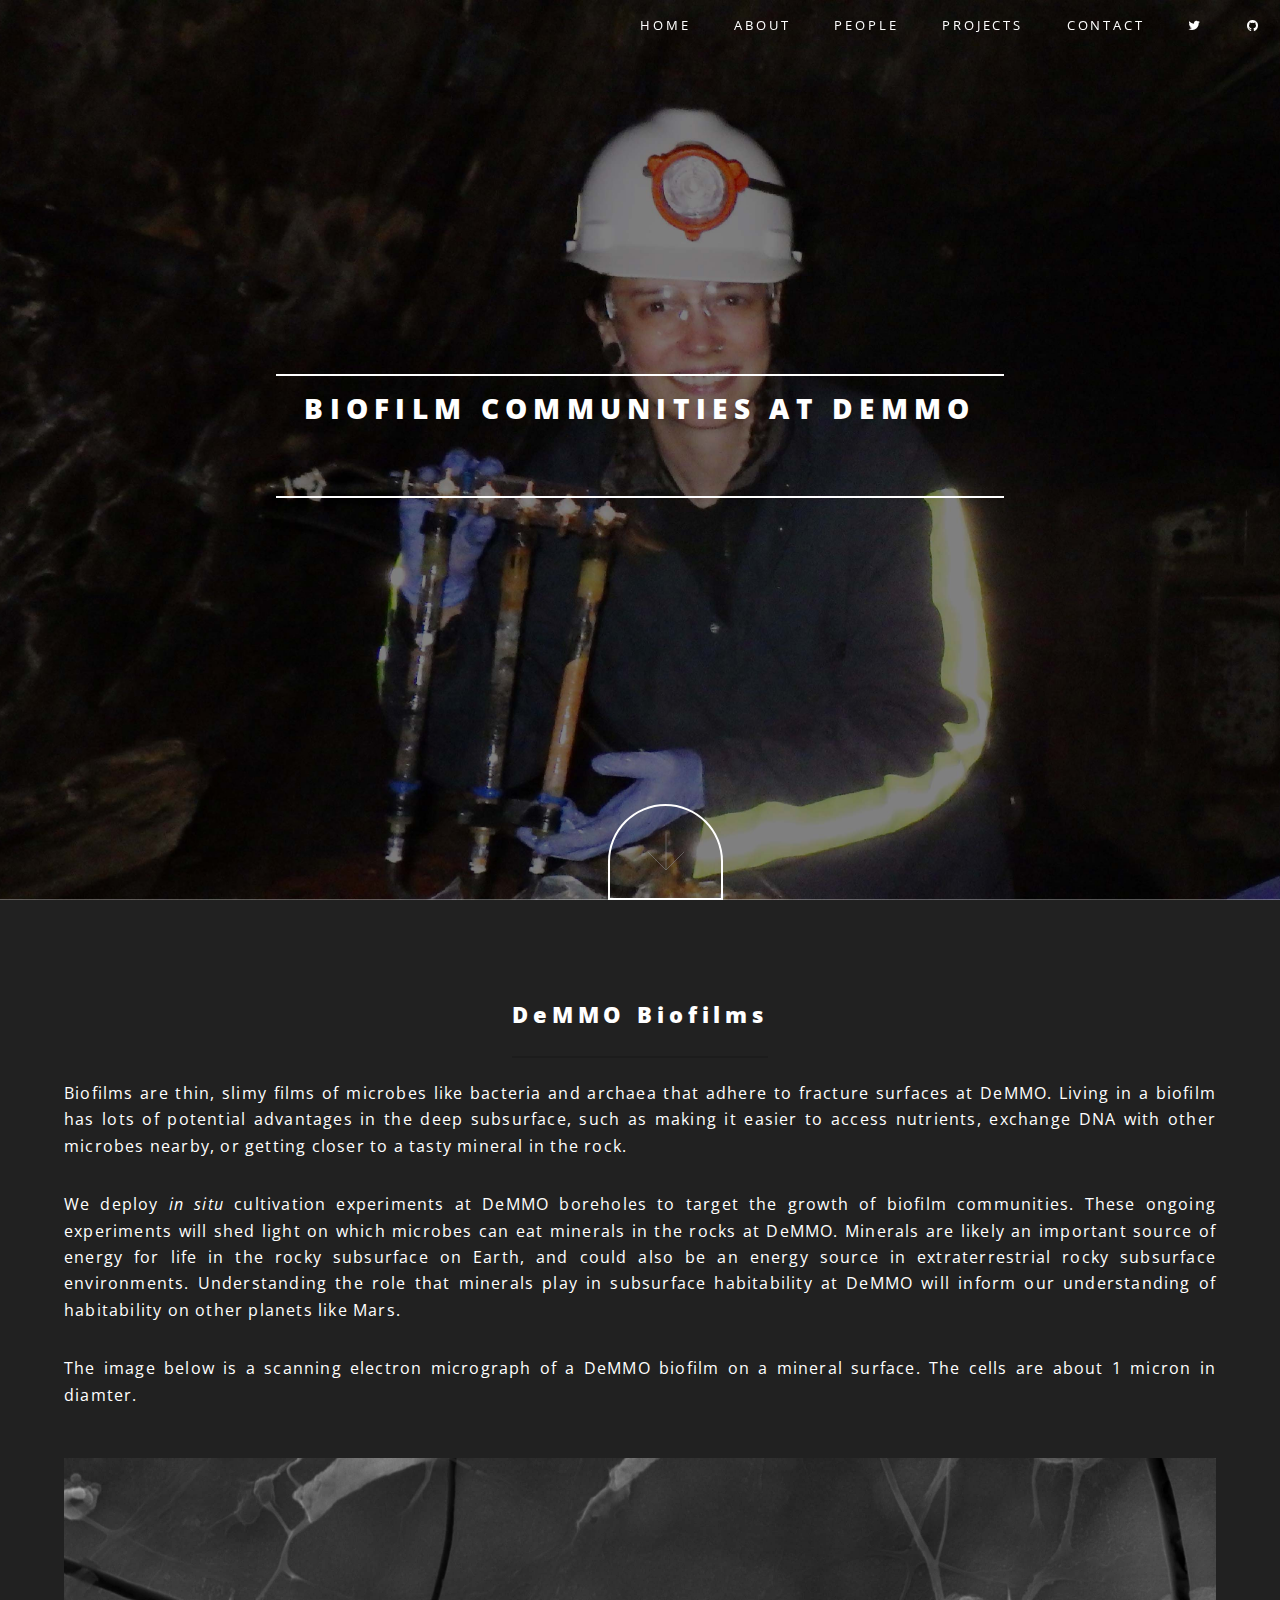
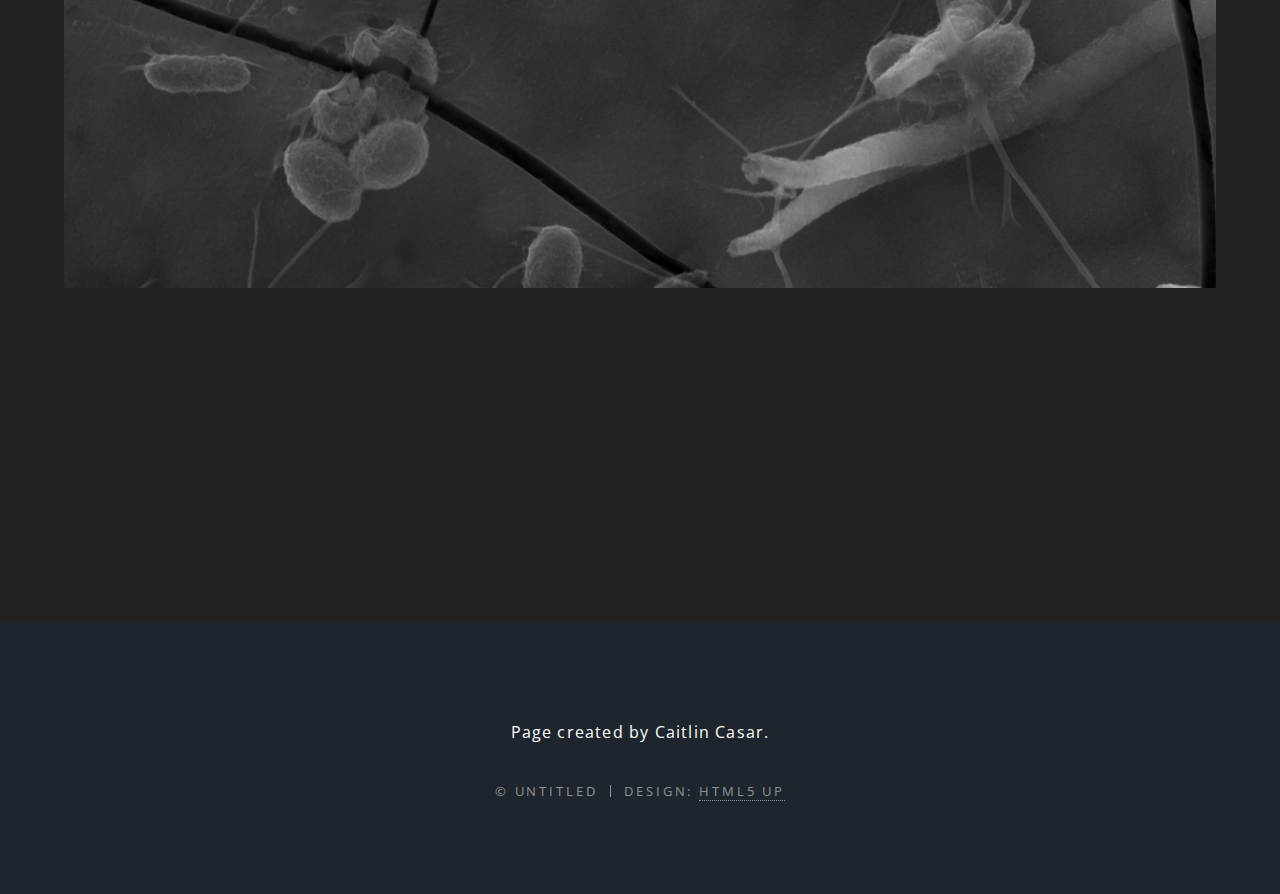
<file: biofilms.html>
<!DOCTYPE HTML>
<!--
	DeMMO website -- latest layout

	Spectral by HTML5 UP
	html5up.net | @ajlkn
	Free for personal and commercial use under the CCA 3.0 license (html5up.net/license)
-->
<html>
	<head>
		<title>DeMMO</title>
		<meta charset="utf-8" />
		<meta name="viewport" content="width=device-width, initial-scale=1, user-scalable=no" />
		<link rel="stylesheet" href="assets/css/main.css" />
		<link rel="stylesheet" href="https://stackpath.bootstrapcdn.com/bootstrap/4.1.3/css/bootstrap.min.css" integrity="sha384-MCw98/SFnGE8fJT3GXwEOngsV7Zt27NXFoaoApmYm81iuXoPkFOJwJ8ERdknLPMO" crossorigin="anonymous">
		<noscript><link rel="stylesheet" href="assets/css/noscript.css" /></noscript>
		<script async src="https://www.googletagmanager.com/gtag/js?id=UA-131131266-1"></script>
        <script>
          window.dataLayer = window.dataLayer || [];
          function gtag(){dataLayer.push(arguments);}
          gtag('js', new Date());
          gtag('config', 'UA-131131266-1');
        </script>
		 <meta property="og:title" content="DeMMO" />
        <meta property="og:type" content="website" />
        <meta property="og:url" content="https://deepminemicrobialobservatory.com" />
        <meta property="og:description" content="Welcome to DeMMO" />
		<meta property="og:image" content="https://deepminemicrobialobservatory.com/DeMMO_fb_og.jpg" />
		<link href="https://fonts.googleapis.com/css?family=Montserrat:300,500,500i,900&display=swap" rel="stylesheet">


	</head>
	<body class="landing is-preload">

		<!-- Page Wrapper -->
			<div id="page-wrapper" style="background-image:url(images/cartridges.jpg);">

				<!-- Header -->
					<header id="header" class="alt">
						<h1>DeMMO</h1>
						<nav id="nav">
							<nav>
								<ul>
									<li><a href="index.html#banner">HOME</a></li>
									<li><a href="index.html#aboutus">ABOUT</a></li>
									<li><a href="index.html#ourpeople">PEOPLE</a></li>
									<li><a href="index.html#ourprojects">PROJECTS</a></li>
									<li><a href="index.html#contact">CONTACT</a></li>
									<li><a target="_blank" href="https://twitter.com/TwitterDev" class="icon fa-twitter"><span class="label">Twitter</span></a></li>
									<li><a target="_blank" href="https://github.com/DeepSubsurfer" class="icon fa-github"><span class="label">Twitter</span></a></li>
								</ul>
							</nav>
					</header>

				<!-- Banner -->
					<section id="banner">
						<div class="inner">
							<h2>
                                <p>Biofilm Communities at DeMMO</p>
                                
                            </h2>
							
							<!-- <ul class="actions special">
								<li><a href="#" class="button primary">Activate</a></li>
							</ul> -->
						</div>
						<!-- <footer>
							<a href="#one" class="button style2 down">More</a>
						</footer> -->
						<a href="#about" class="button style2 down anchored"></a>
					</section>

				<!-- About -->
					<section id="about" class="wrapper style1 special">
						<div class="inner">
							<header class="major">
								<h2>DeMMO Biofilms</h2>
                                <p align="justify">
                                Biofilms are thin, slimy films of microbes like bacteria and archaea that adhere to fracture surfaces at DeMMO. Living in a biofilm
                                 has lots of potential advantages in the deep subsurface, such as making it easier to access nutrients, exchange DNA with other microbes nearby,
                                or getting closer to a tasty mineral in the rock.</p>

                                        <p align="justify">We deploy <i>in situ</i> cultivation experiments at DeMMO boreholes to target the growth of biofilm communities. These 
                                            ongoing experiments will shed light on which microbes can eat minerals in the rocks at DeMMO. Minerals are likely an 
                                            important source of energy for life in the rocky subsurface on Earth, and could also be an energy source in extraterrestrial 
                                            rocky subsurface environments. Understanding the role that minerals play in subsurface habitability at DeMMO will inform our
                                            understanding of habitability on other planets like Mars.
                                        </p>


										<p align="justify">The image below is a scanning electron micrograph of a DeMMO biofilm on a mineral surface. The cells are about 1 micron in diamter. </p>

									<div style="margin-top:50px;">
									<p>
											<img src="images/biofilm.jpg" style="width: 100%;" />
									</p>
								</div>
								
							</header>
							<!-- <ul class="icons major">
								<li><span class="icon fa-diamond major style1"><span class="label">Lorem</span></span></li>
								<li><span class="icon fa-heart-o major style2"><span class="label">Ipsum</span></span></li>
								<li><span class="icon fa-code major style3"><span class="label">Dolor</span></span></li>
							</ul> -->
						</div>
					</section>
		

				<!-- Footer -->
					<footer id="footer">
						<p>Page created by Caitlin Casar.</p>
						<ul class="copyright">
							<li>&copy; Untitled</li><li>Design: <a href="http://html5up.net">HTML5 UP</a></li>
						</ul>
					</footer>

			</div>

		<!-- Scripts -->
			<script src="assets/js/jquery.min.js"></script>
			<script src="assets/js/jquery.scrollex.min.js"></script>
			<script src="assets/js/jquery.scrolly.min.js"></script>
			<script src="assets/js/browser.min.js"></script>
			<script src="assets/js/breakpoints.min.js"></script>
			<script src="assets/js/util.js"></script>
			<script src="assets/js/main.js"></script>
			<script src="https://stackpath.bootstrapcdn.com/bootstrap/4.1.3/js/bootstrap.min.js"></script>


	</body>
</html>
</file>
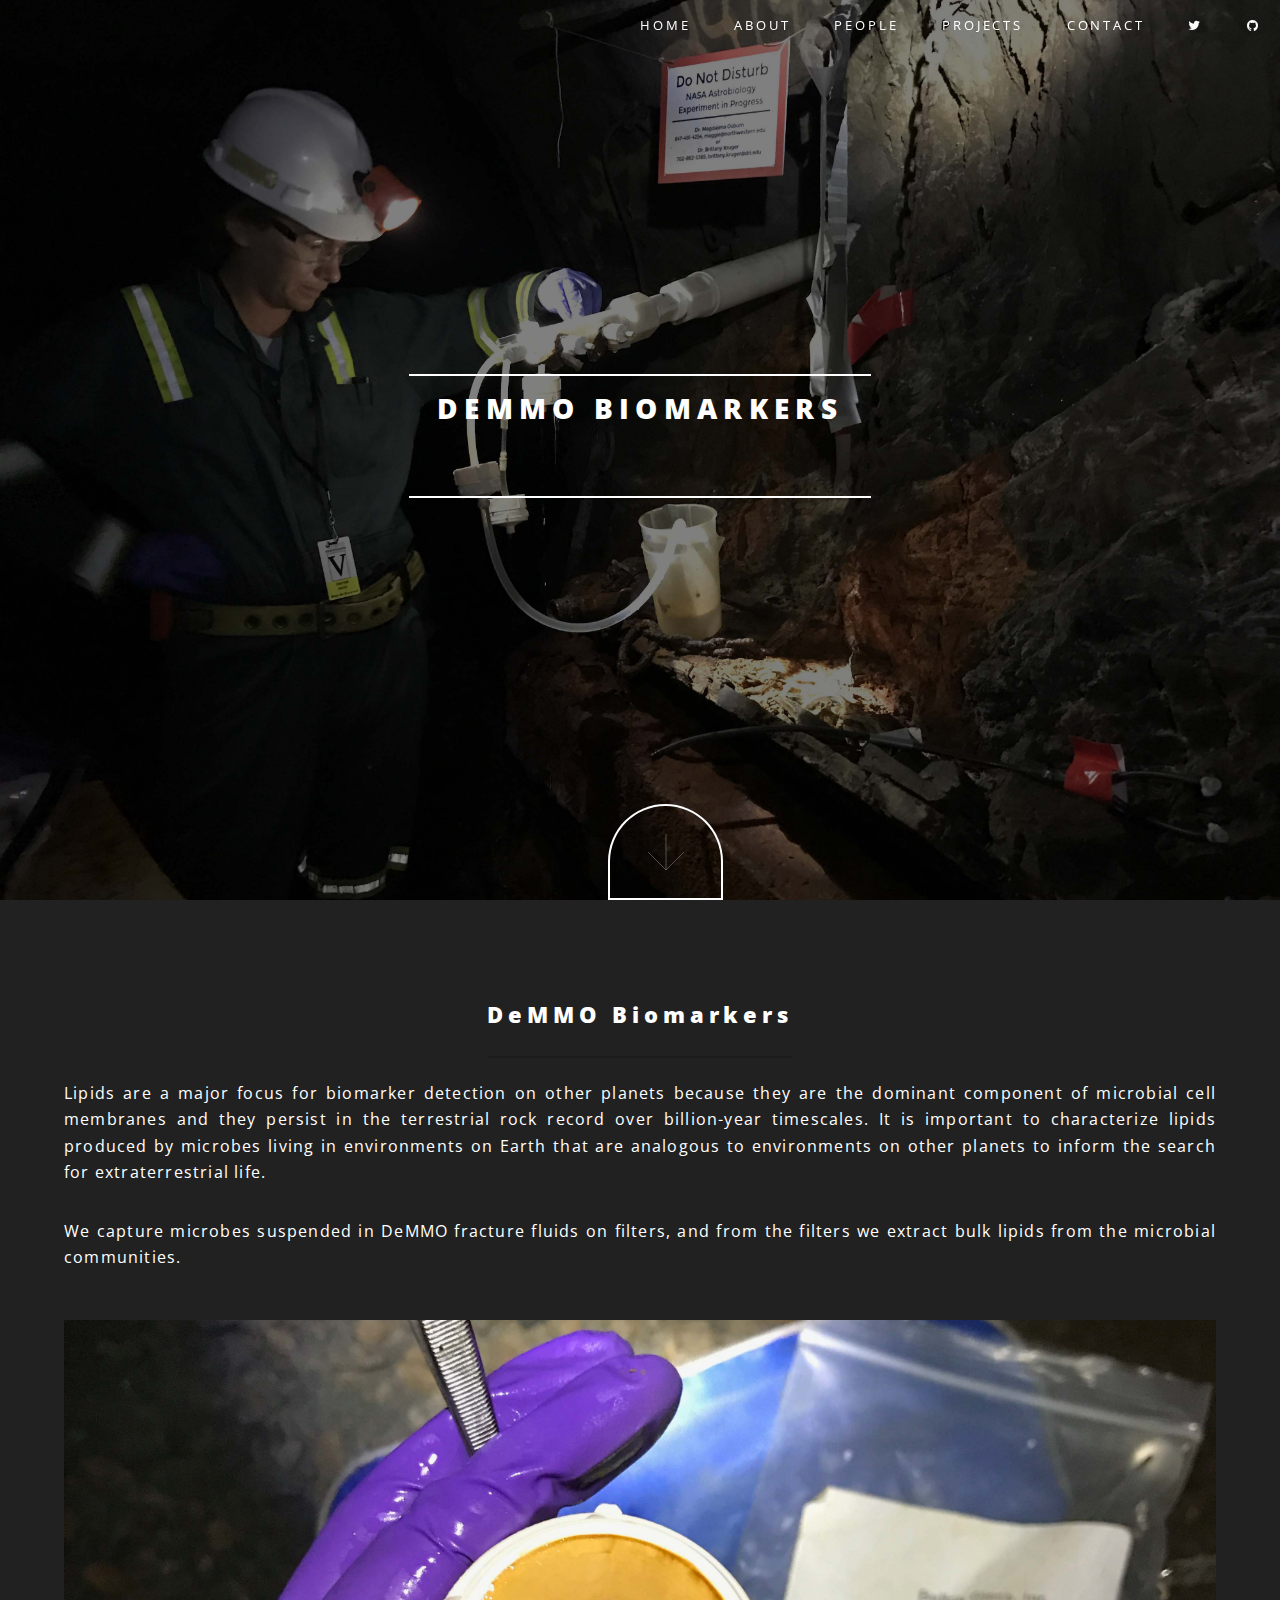
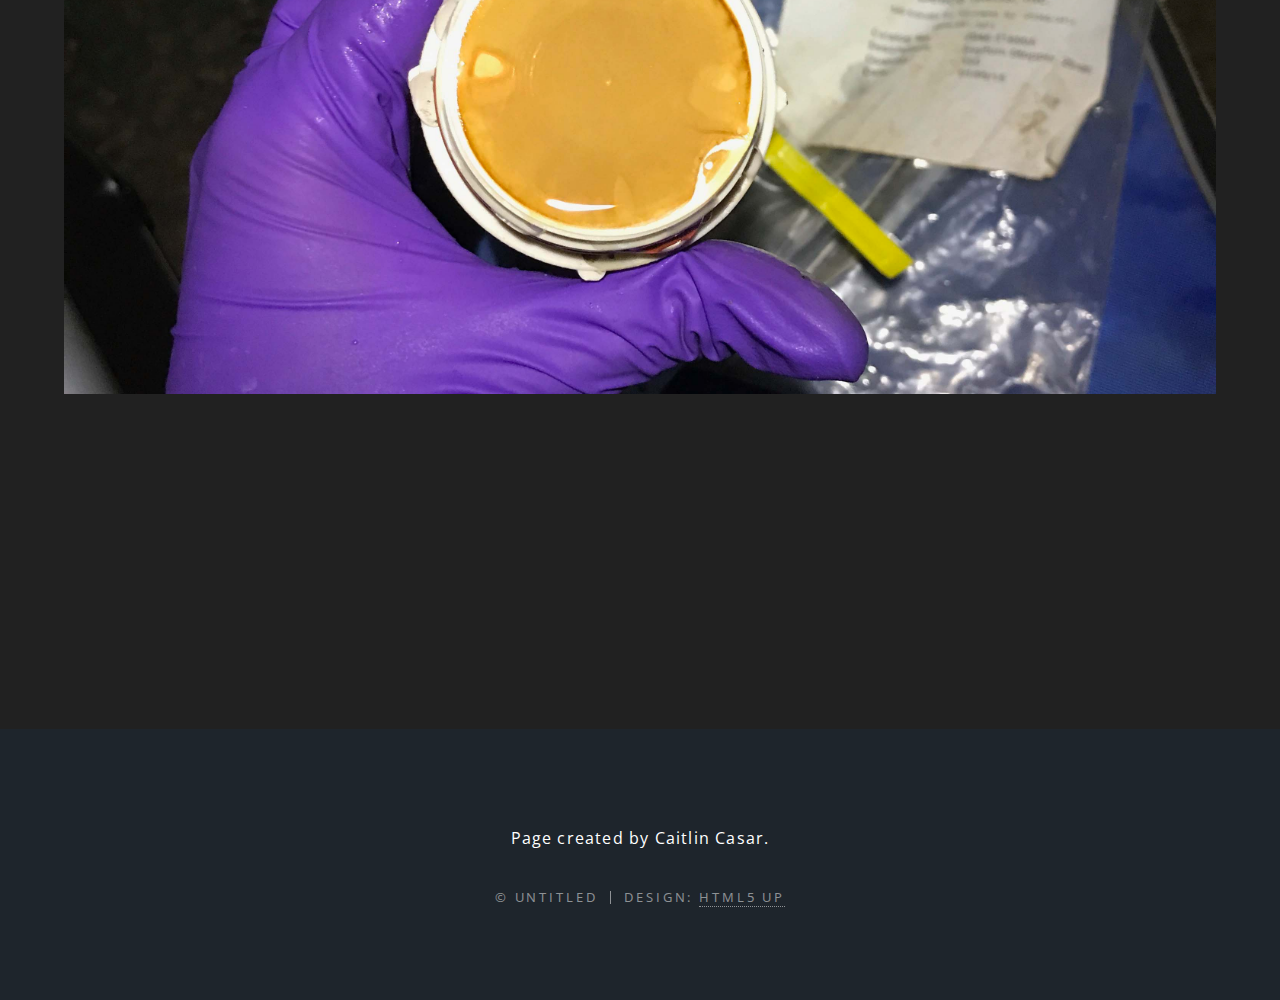
<file: biomarkers.html>
<!DOCTYPE HTML>
<!--
	DeMMO website -- latest layout

	Spectral by HTML5 UP
	html5up.net | @ajlkn
	Free for personal and commercial use under the CCA 3.0 license (html5up.net/license)
-->
<html>
	<head>
		<title>DeMMO</title>
		<meta charset="utf-8" />
		<meta name="viewport" content="width=device-width, initial-scale=1, user-scalable=no" />
		<link rel="stylesheet" href="assets/css/main.css" />
		<link rel="stylesheet" href="https://stackpath.bootstrapcdn.com/bootstrap/4.1.3/css/bootstrap.min.css" integrity="sha384-MCw98/SFnGE8fJT3GXwEOngsV7Zt27NXFoaoApmYm81iuXoPkFOJwJ8ERdknLPMO" crossorigin="anonymous">
		<noscript><link rel="stylesheet" href="assets/css/noscript.css" /></noscript>
		<script async src="https://www.googletagmanager.com/gtag/js?id=UA-131131266-1"></script>
        <script>
          window.dataLayer = window.dataLayer || [];
          function gtag(){dataLayer.push(arguments);}
          gtag('js', new Date());
          gtag('config', 'UA-131131266-1');
        </script>
		 <meta property="og:title" content="DeMMO" />
        <meta property="og:type" content="website" />
        <meta property="og:url" content="https://deepminemicrobialobservatory.com" />
        <meta property="og:description" content="Welcome to DeMMO" />
		<meta property="og:image" content="https://deepminemicrobialobservatory.com/DeMMO_fb_og.jpg" />
		<link href="https://fonts.googleapis.com/css?family=Montserrat:300,500,500i,900&display=swap" rel="stylesheet">


	</head>
	<body class="landing is-preload">

		<!-- Page Wrapper -->
			<div id="page-wrapper" style="background-image:url(images/lily_filtering.jpg);">

				<!-- Header -->
					<header id="header" class="alt">
						<h1>DeMMO</h1>
						<nav id="nav">
							<nav>
								<ul>
									<li><a href="index.html#banner">HOME</a></li>
									<li><a href="index.html#aboutus">ABOUT</a></li>
									<li><a href="index.html#ourpeople">PEOPLE</a></li>
									<li><a href="index.html#ourprojects">PROJECTS</a></li>
									<li><a href="index.html#contact">CONTACT</a></li>
									<li><a target="_blank" href="https://twitter.com/TwitterDev" class="icon fa-twitter"><span class="label">Twitter</span></a></li>
									<li><a target="_blank" href="https://github.com/DeepSubsurfer" class="icon fa-github"><span class="label">Twitter</span></a></li>
								</ul>
							</nav>
					</header>

				<!-- Banner -->
					<section id="banner">
						<div class="inner">
							<h2>
                                <p>DeMMO Biomarkers</p>
                                
                            </h2>
							
							<!-- <ul class="actions special">
								<li><a href="#" class="button primary">Activate</a></li>
							</ul> -->
						</div>
						<!-- <footer>
							<a href="#one" class="button style2 down">More</a>
						</footer> -->
						<a href="#about" class="button style2 down anchored"></a>
					</section>

				<!-- About -->
					<section id="about" class="wrapper style1 special">
						<div class="inner">
							<header class="major">
								<h2>DeMMO Biomarkers</h2>
                                <p align="justify">Lipids are a major focus for biomarker detection on other planets because they are the dominant
										component of microbial cell membranes and they persist in the terrestrial rock record
										over billion-year timescales. It is important to characterize lipids produced by microbes living
										in environments on Earth that are analogous to environments on other planets to inform the search for extraterrestrial life.
								</p>

                                        <p align="justify">We capture microbes suspended in DeMMO fracture fluids on filters, and from the filters 
											we extract bulk lipids from the microbial communities.  
                                        </p>

									<div style="margin-top:50px;">
									<p>
											<img src="images/filter.JPG" style="width: 100%;" />
									</p>
								</div>
								
							</header>
							<!-- <ul class="icons major">
								<li><span class="icon fa-diamond major style1"><span class="label">Lorem</span></span></li>
								<li><span class="icon fa-heart-o major style2"><span class="label">Ipsum</span></span></li>
								<li><span class="icon fa-code major style3"><span class="label">Dolor</span></span></li>
							</ul> -->
						</div>
					</section>
		

				<!-- Footer -->
					<footer id="footer">
						<p>Page created by Caitlin Casar.</p>
						<ul class="copyright">
							<li>&copy; Untitled</li><li>Design: <a href="http://html5up.net">HTML5 UP</a></li>
						</ul>
					</footer>

			</div>

		<!-- Scripts -->
			<script src="assets/js/jquery.min.js"></script>
			<script src="assets/js/jquery.scrollex.min.js"></script>
			<script src="assets/js/jquery.scrolly.min.js"></script>
			<script src="assets/js/browser.min.js"></script>
			<script src="assets/js/breakpoints.min.js"></script>
			<script src="assets/js/util.js"></script>
			<script src="assets/js/main.js"></script>
			<script src="https://stackpath.bootstrapcdn.com/bootstrap/4.1.3/js/bootstrap.min.js"></script>


	</body>
</html>
</file>
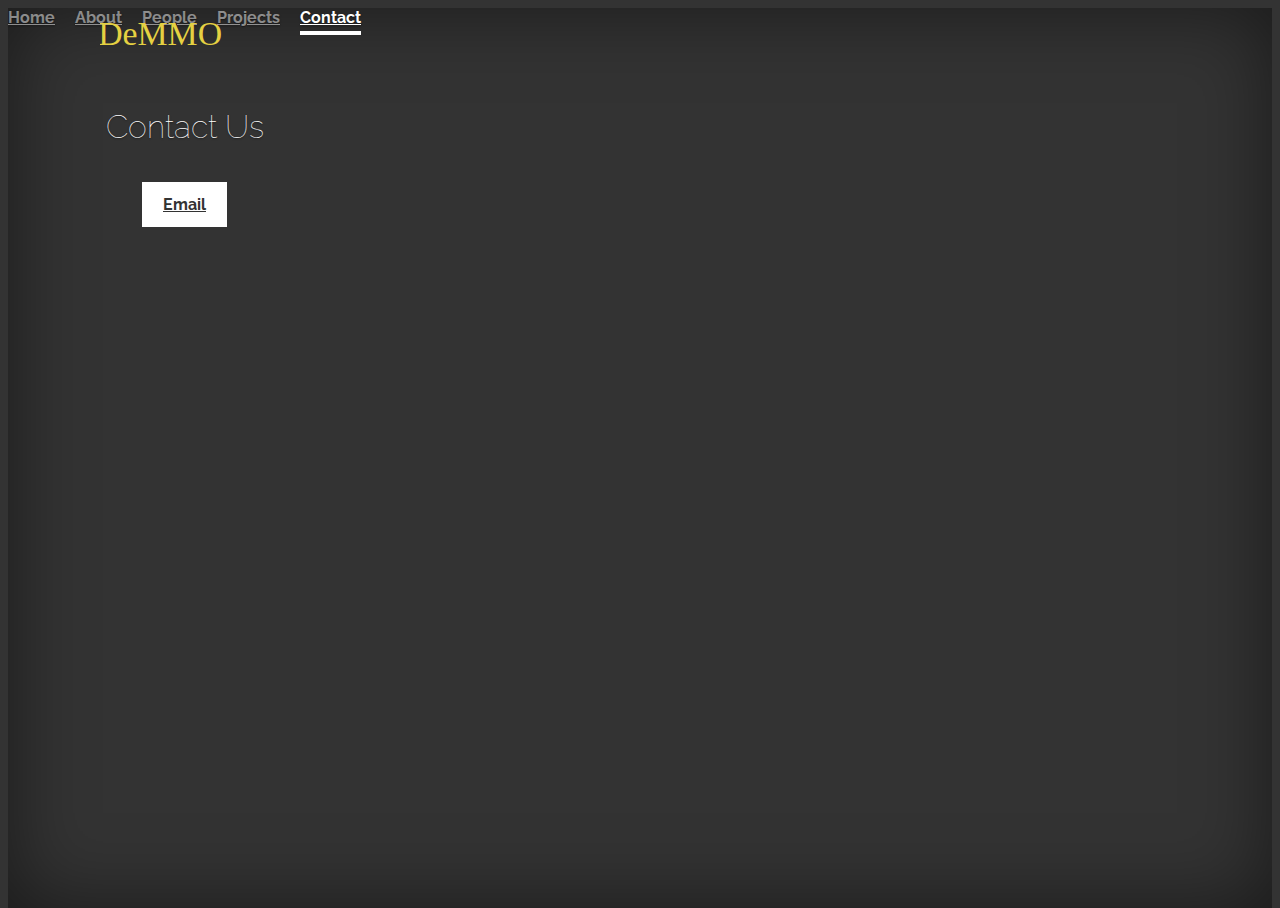
<file: contact.html>
<!doctype html>
<html lang="en">
<html>
    <head>
        <!-- Required meta tags -->
        <meta charset="utf-8">
        <meta name="viewport" content="width=device-width, initial-scale=1, shrink-to-fit=no">
        <!-- Bootstrap CSS -->
        <link rel="stylesheet" href="https://stackpath.bootstrapcdn.com/bootstrap/4.1.3/css/bootstrap.min.css" integrity="sha384-MCw98/SFnGE8fJT3GXwEOngsV7Zt27NXFoaoApmYm81iuXoPkFOJwJ8ERdknLPMO" crossorigin="anonymous">
        <link rel="stylesheet" href="styles.css">
        <link href="https://fonts.googleapis.com/css?family=Raleway" rel="stylesheet">
        <!-- Global site tag (gtag.js) - Google Analytics -->
        <script async src="https://www.googletagmanager.com/gtag/js?id=UA-131131266-1"></script>
        <script>
          window.dataLayer = window.dataLayer || [];
          function gtag(){dataLayer.push(arguments);}
          gtag('js', new Date());

          gtag('config', 'UA-131131266-1');
        </script>
        <title>Contact</title>
        <meta property="og:title" content="Contact" />
        <meta property="og:type" content="website" />
        <meta property="og:url" content="https://deepminemicrobialobservatory.com/contact.html" />
        <meta property="og:image" content="DeMMO_fb_og.jpg" />
    </head>
  <body class="text-center">
  <img class="logo" src="/logo.svg" />

    <div class="cover-container d-flex w-100 h-100 p-3 mx-auto flex-column">
      <header class="masthead">
        <div class="inner">
          <!-- <h3 class="masthead-brand">Cover</h3> -->
          <nav class="nav nav-masthead justify-content-center">
            <a class="nav-link" href="/">Home</a>
            <a class="nav-link" href="about.html">About</a>
            <a class="nav-link" href="people.html">People</a>
            <a class="nav-link" href="projects.html">Projects</a>
            <a class="nav-link active" href="contact.html">Contact</a>
          </nav>
        </div>
      </header>

      <main role="main" class="inner cover">
        <h1 class="cover-heading">Contact Us</h1>
        <!-- <p class="lead">This site is currently under construction.</p> -->
        <p class="lead">
          <a href="mailto:casar@u.northwestern.edu" class="btn btn-lg btn-secondary">Email</a>
        </p>
      </main>
    </div>

<!-- Optional JavaScript -->
<!-- jQuery first, then Popper.js, then Bootstrap JS -->
<script src="https://code.jquery.com/jquery-3.3.1.slim.min.js" integrity="sha384-q8i/X+965DzO0rT7abK41JStQIAqVgRVzpbzo5smXKp4YfRvH+8abtTE1Pi6jizo" crossorigin="anonymous"></script>
<script src="https://cdnjs.cloudflare.com/ajax/libs/popper.js/1.14.3/umd/popper.min.js" integrity="sha384-ZMP7rVo3mIykV+2+9J3UJ46jBk0WLaUAdn689aCwoqbBJiSnjAK/l8WvCWPIPm49" crossorigin="anonymous"></script>
<script src="https://stackpath.bootstrapcdn.com/bootstrap/4.1.3/js/bootstrap.min.js" integrity="sha384-ChfqqxuZUCnJSK3+MXmPNIyE6ZbWh2IMqE241rYiqJxyMiZ6OW/JmZQ5stwEULTy" crossorigin="anonymous"></script>
    </body>
</html>
</file>
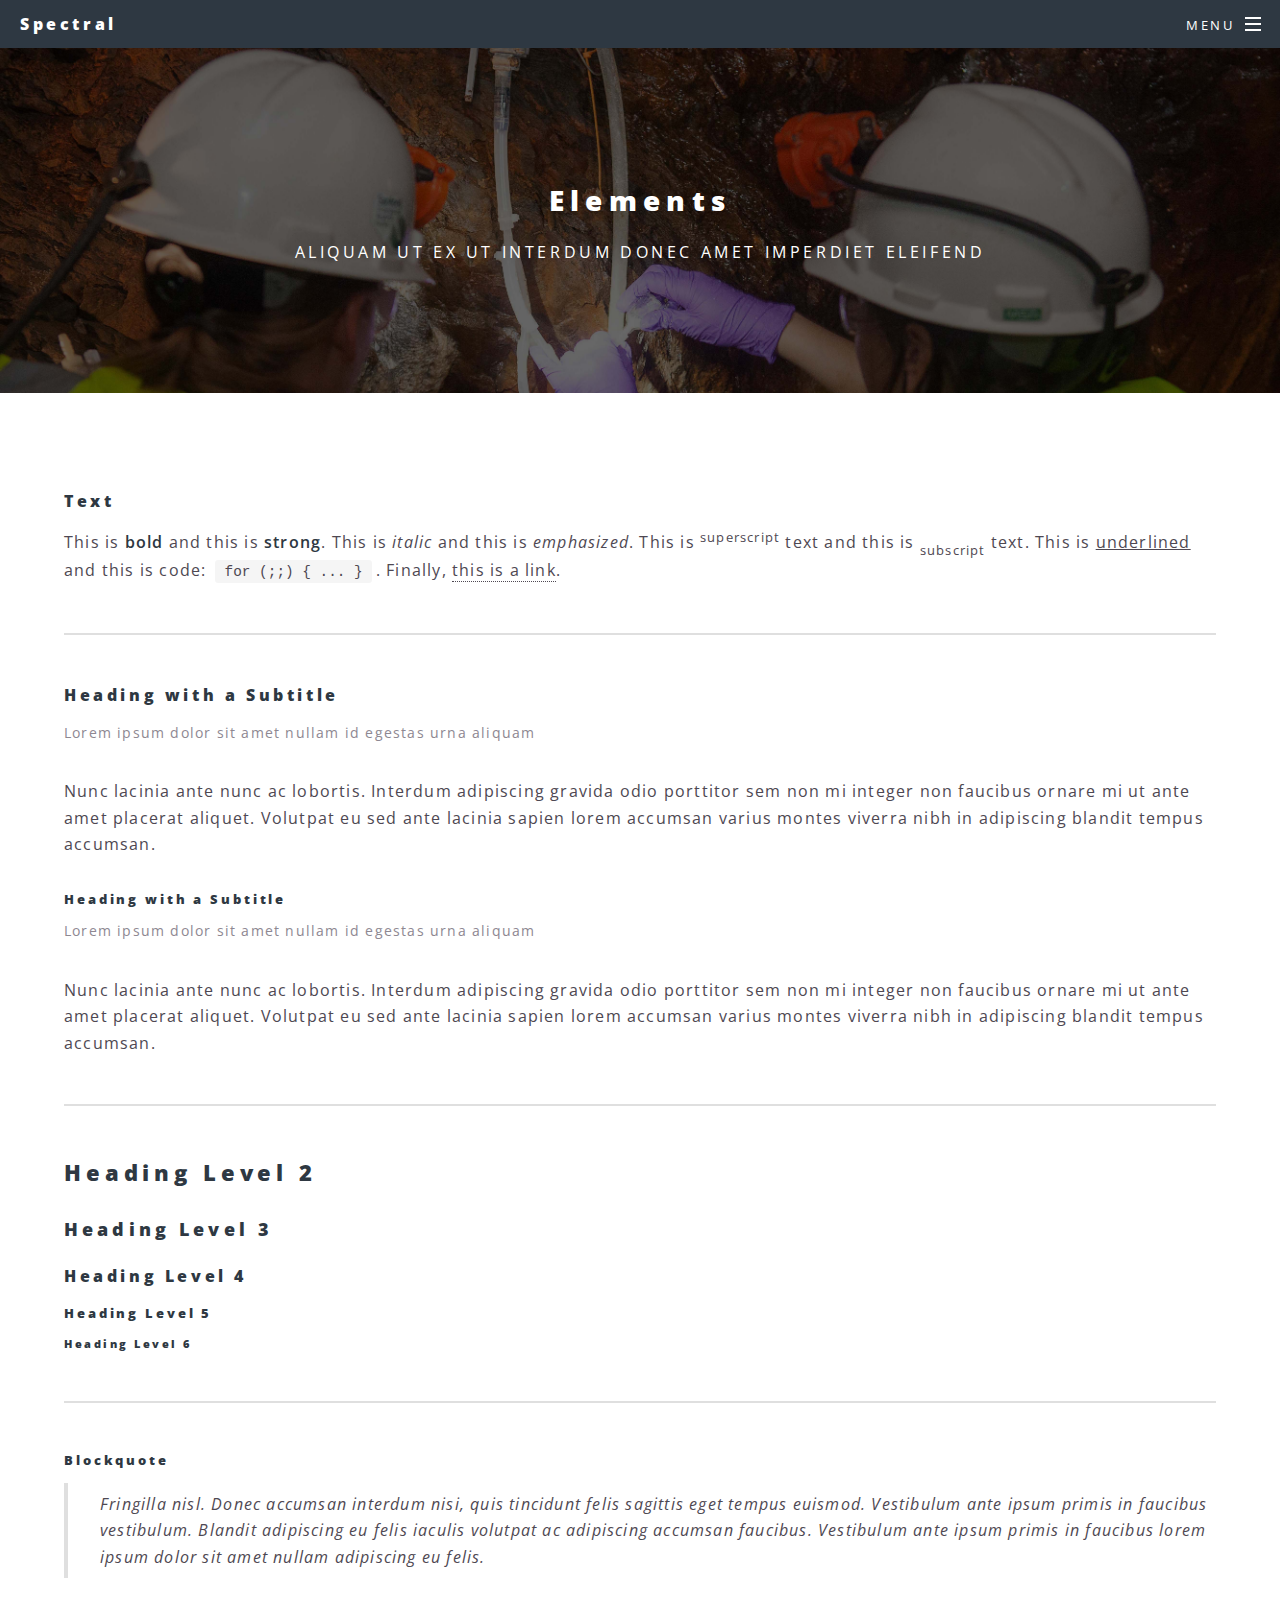
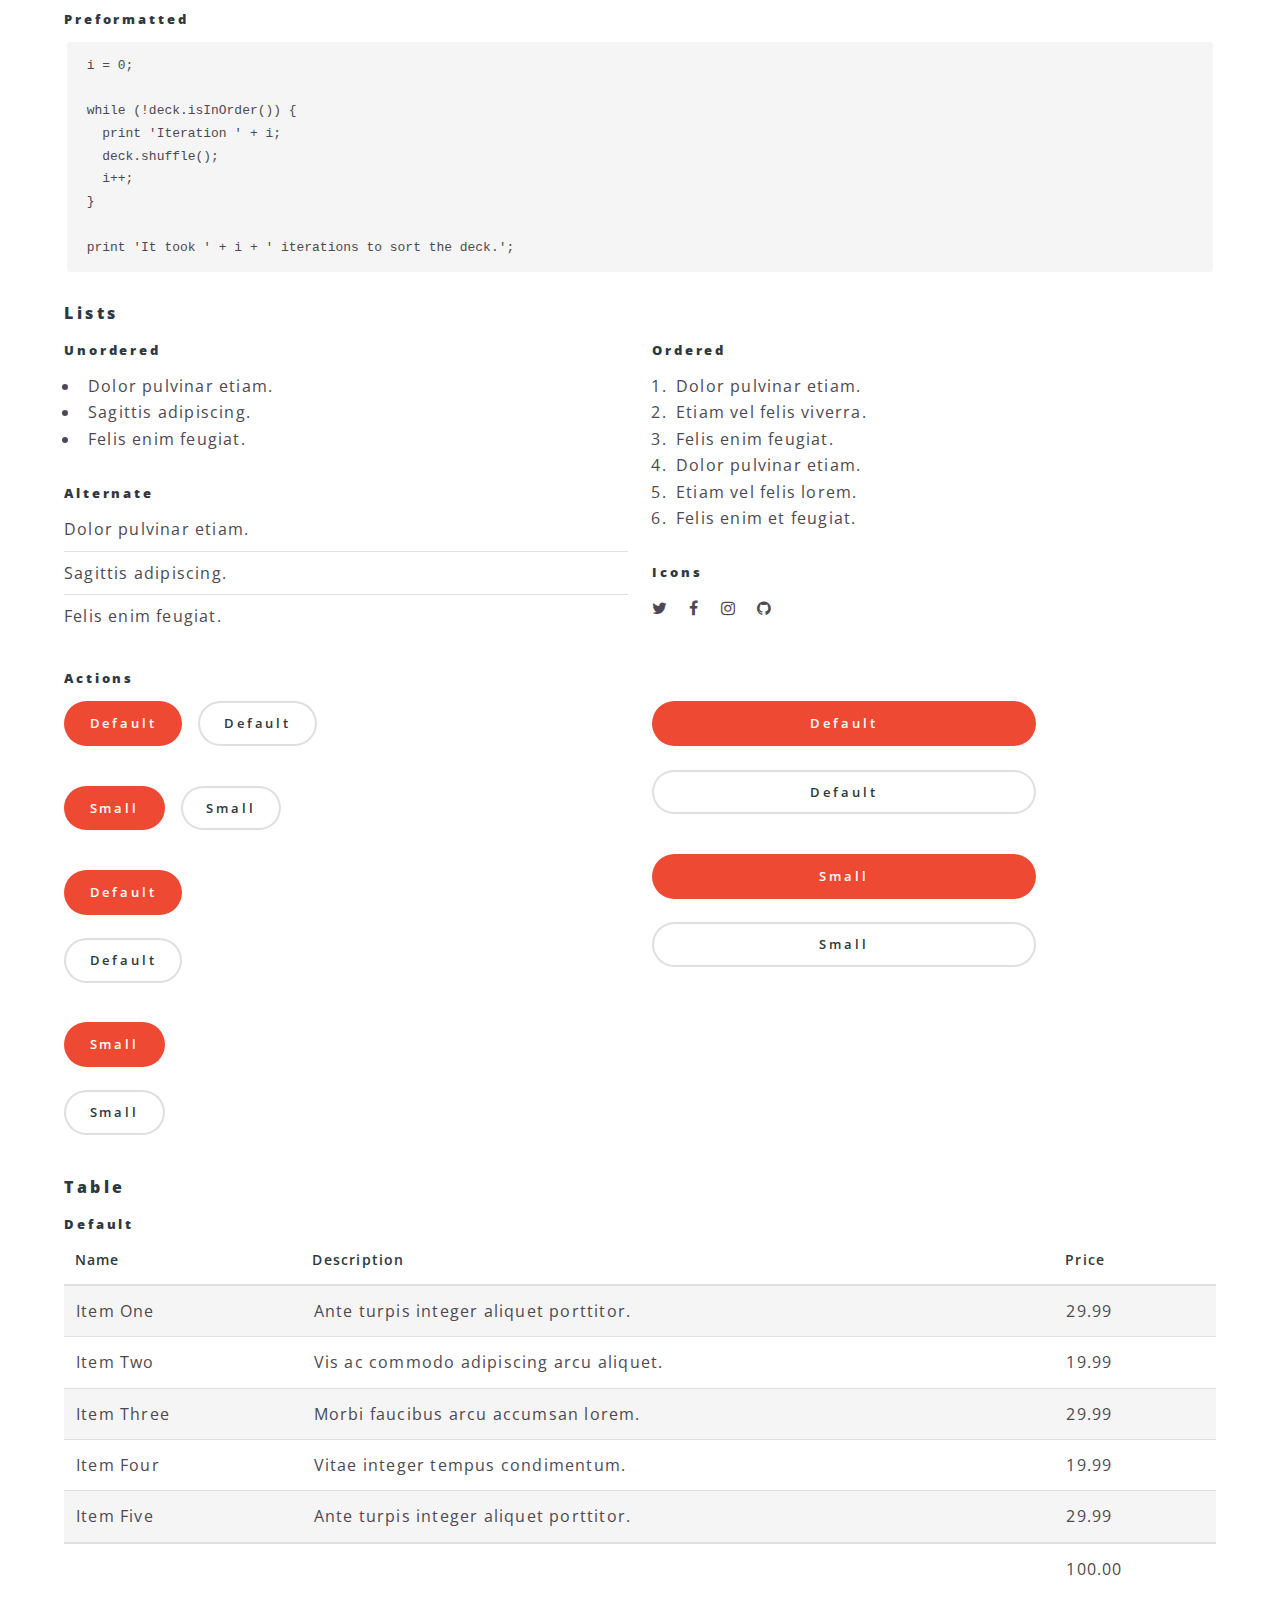
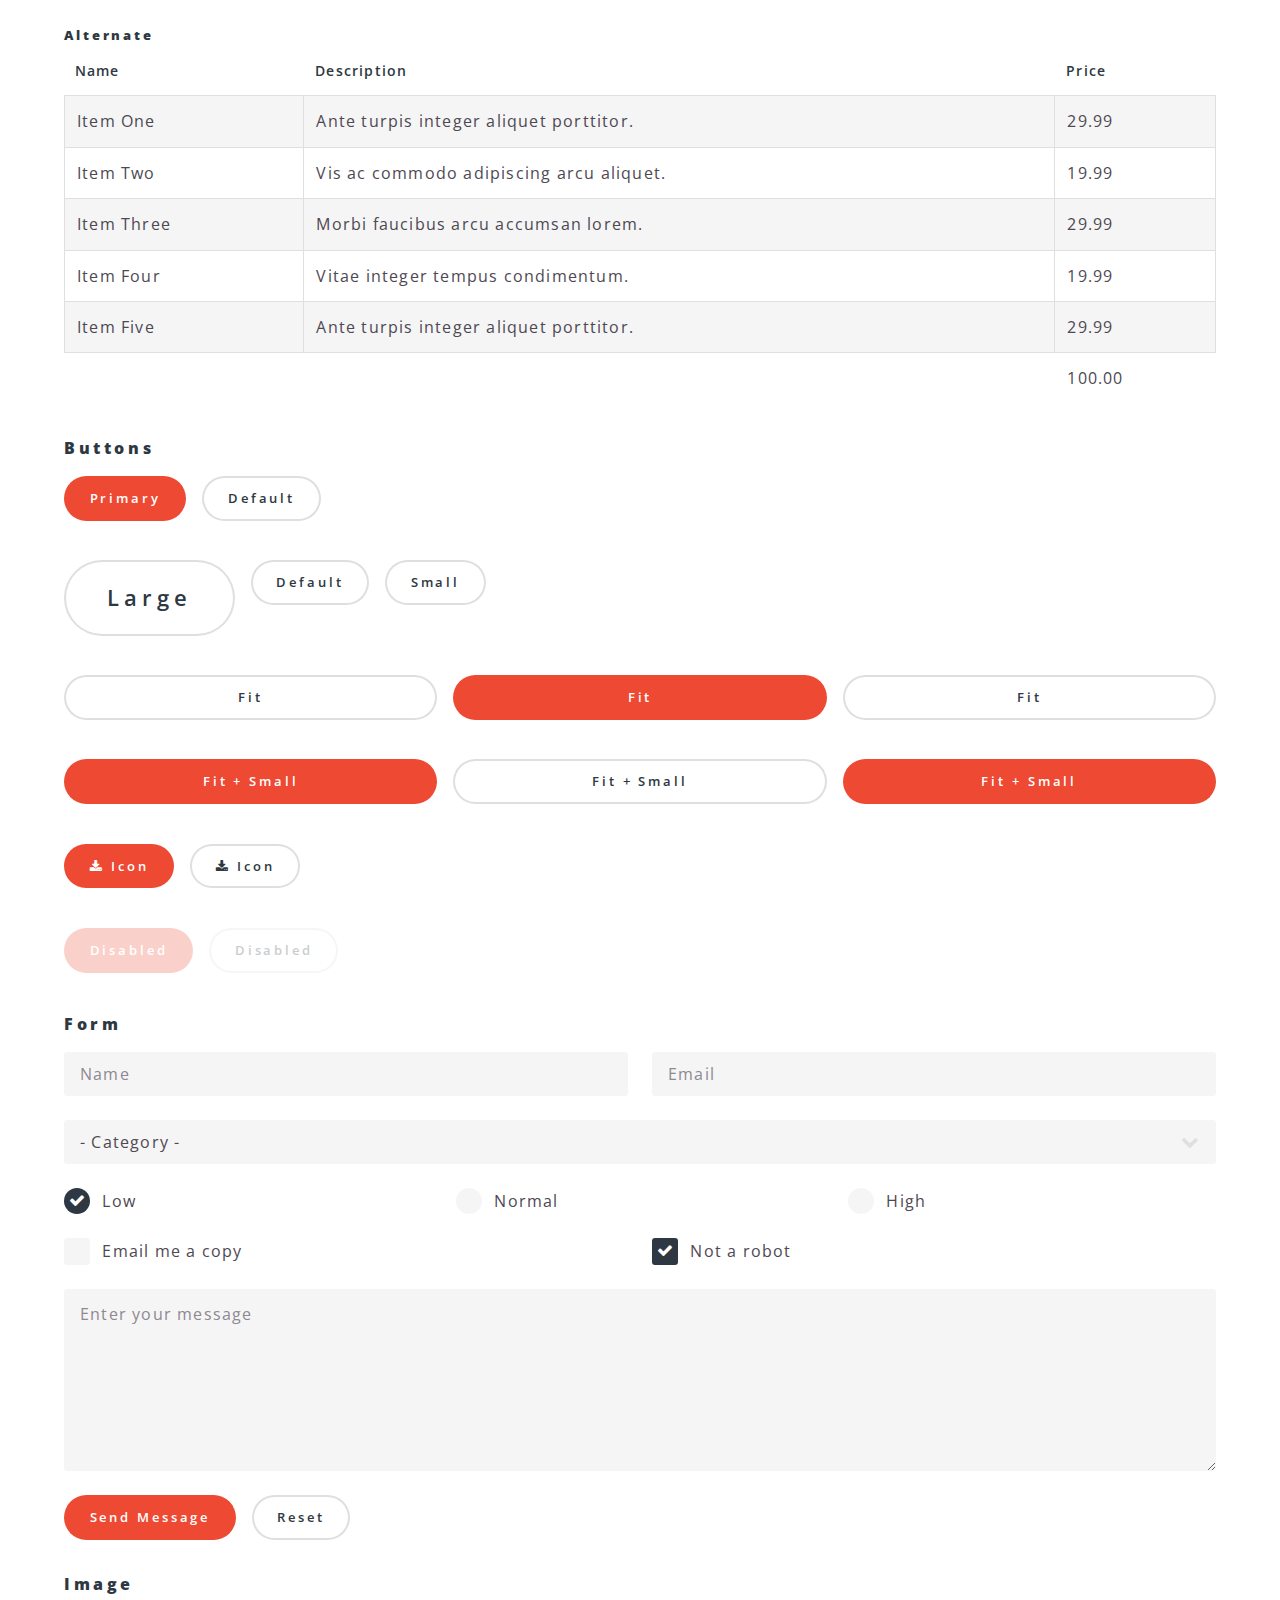
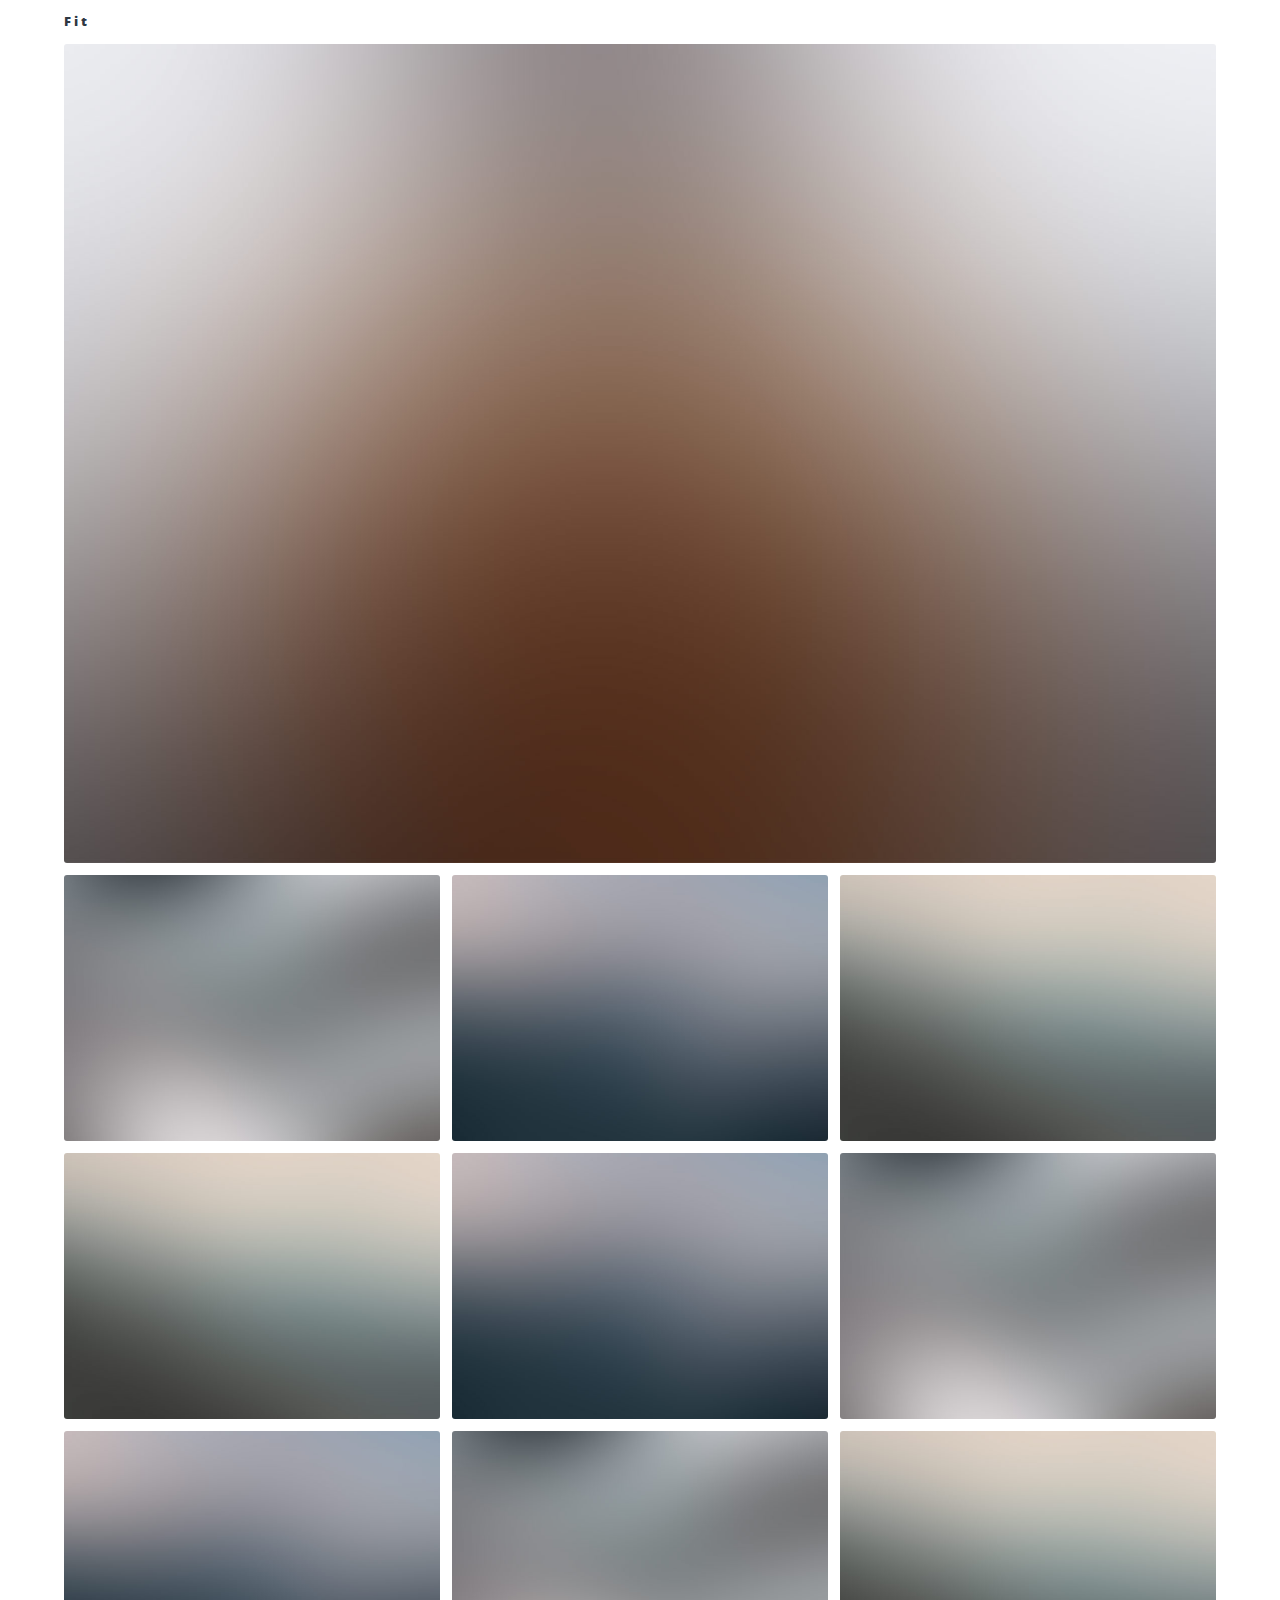
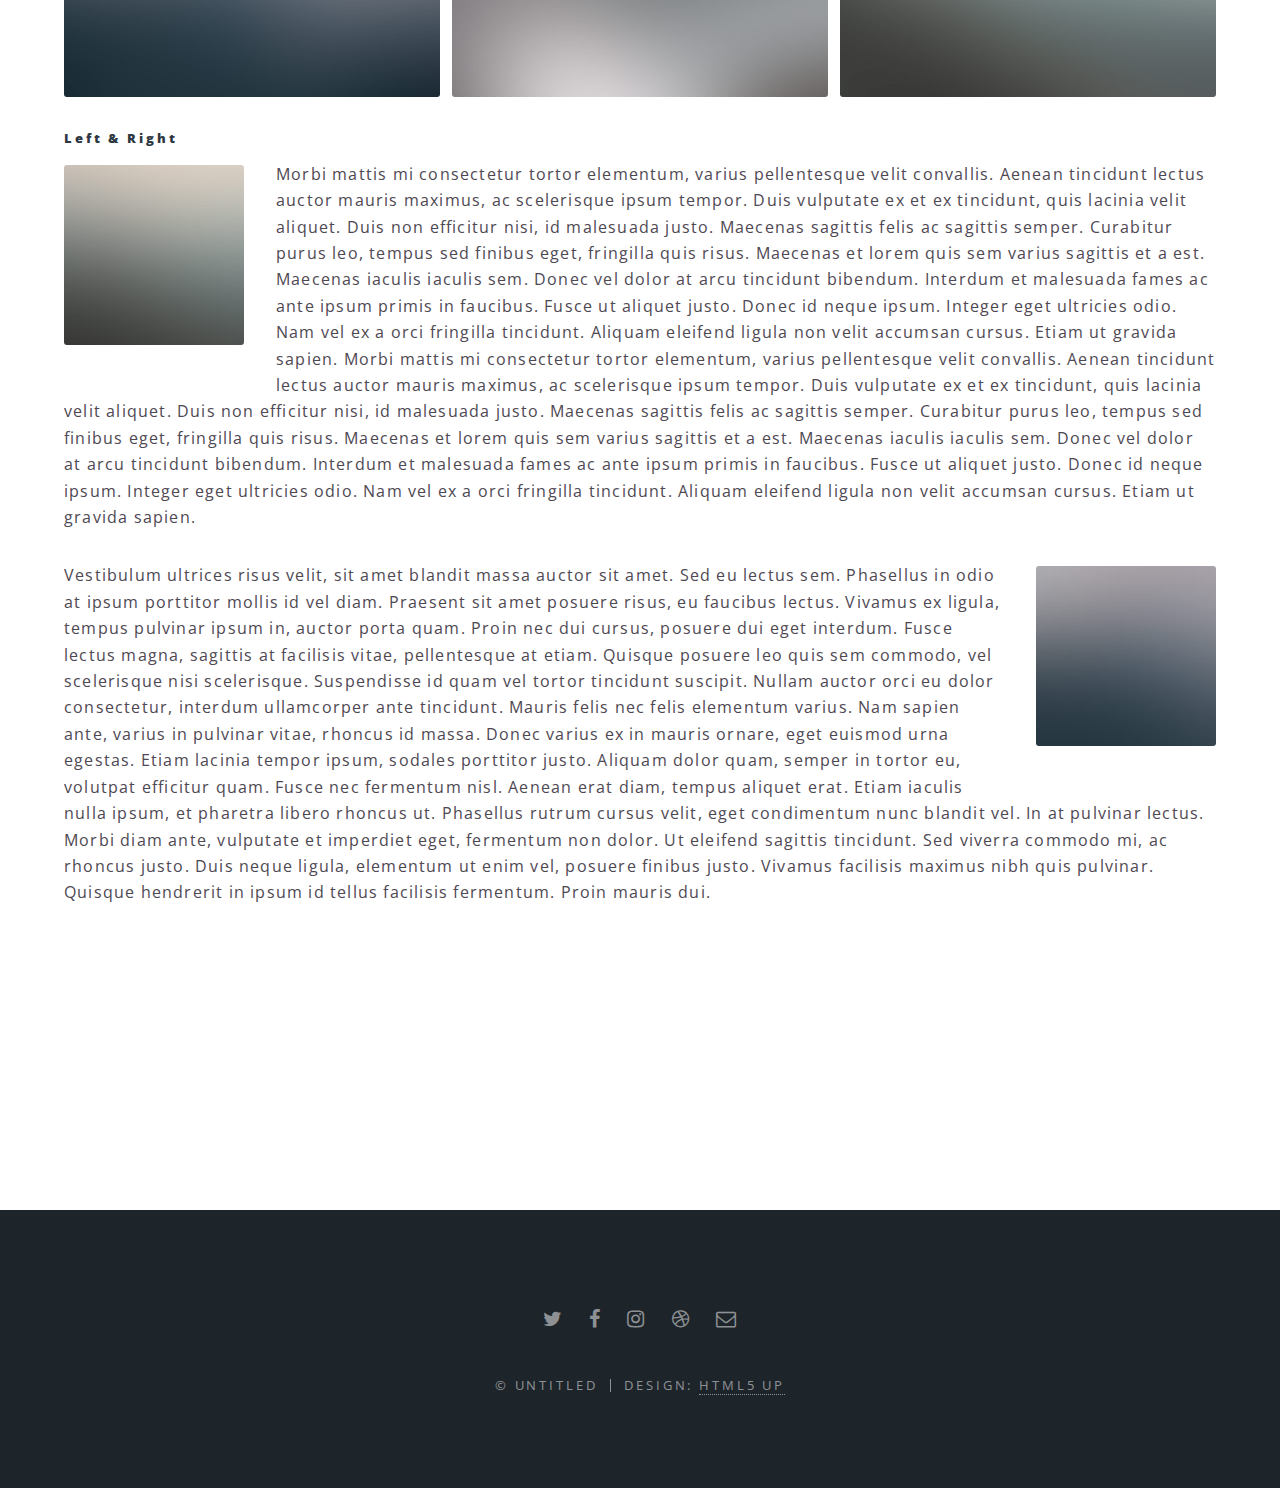
<file: elements.html>
<!DOCTYPE HTML>
<!--
	Spectral by HTML5 UP
	html5up.net | @ajlkn
	Free for personal and commercial use under the CCA 3.0 license (html5up.net/license)
-->
<html>
	<head>
		<title>Elements - Spectral by HTML5 UP</title>
		<meta charset="utf-8" />
		<meta name="viewport" content="width=device-width, initial-scale=1, user-scalable=no" />
		<link rel="stylesheet" href="assets/css/main.css" />
		<noscript><link rel="stylesheet" href="assets/css/noscript.css" /></noscript>
	</head>
	<body class="is-preload">

		<!-- Page Wrapper -->
			<div id="page-wrapper">

				<!-- Header -->
					<header id="header">
						<h1><a href="index.html">Spectral</a></h1>
						<nav id="nav">
							<ul>
								<li class="special">
									<a href="#menu" class="menuToggle"><span>Menu</span></a>
									<div id="menu">
										<ul>
											<li><a href="index.html">Home</a></li>
											<li><a href="generic.html">Generic</a></li>
											<li><a href="elements.html">Elements</a></li>
											<li><a href="#">Sign Up</a></li>
											<li><a href="#">Log In</a></li>
										</ul>
									</div>
								</li>
							</ul>
						</nav>
					</header>

				<!-- Main -->
					<article id="main">
						<header>
							<h2>Elements</h2>
							<p>Aliquam ut ex ut interdum donec amet imperdiet eleifend</p>
						</header>
						<section class="wrapper style5">
							<div class="inner">

								<section>
									<h4>Text</h4>
									<p>This is <b>bold</b> and this is <strong>strong</strong>. This is <i>italic</i> and this is <em>emphasized</em>.
									This is <sup>superscript</sup> text and this is <sub>subscript</sub> text.
									This is <u>underlined</u> and this is code: <code>for (;;) { ... }</code>. Finally, <a href="#">this is a link</a>.</p>
									<hr />
									<header>
										<h4>Heading with a Subtitle</h4>
										<p>Lorem ipsum dolor sit amet nullam id egestas urna aliquam</p>
									</header>
									<p>Nunc lacinia ante nunc ac lobortis. Interdum adipiscing gravida odio porttitor sem non mi integer non faucibus ornare mi ut ante amet placerat aliquet. Volutpat eu sed ante lacinia sapien lorem accumsan varius montes viverra nibh in adipiscing blandit tempus accumsan.</p>
									<header>
										<h5>Heading with a Subtitle</h5>
										<p>Lorem ipsum dolor sit amet nullam id egestas urna aliquam</p>
									</header>
									<p>Nunc lacinia ante nunc ac lobortis. Interdum adipiscing gravida odio porttitor sem non mi integer non faucibus ornare mi ut ante amet placerat aliquet. Volutpat eu sed ante lacinia sapien lorem accumsan varius montes viverra nibh in adipiscing blandit tempus accumsan.</p>
									<hr />
									<h2>Heading Level 2</h2>
									<h3>Heading Level 3</h3>
									<h4>Heading Level 4</h4>
									<h5>Heading Level 5</h5>
									<h6>Heading Level 6</h6>
									<hr />
									<h5>Blockquote</h5>
									<blockquote>Fringilla nisl. Donec accumsan interdum nisi, quis tincidunt felis sagittis eget tempus euismod. Vestibulum ante ipsum primis in faucibus vestibulum. Blandit adipiscing eu felis iaculis volutpat ac adipiscing accumsan faucibus. Vestibulum ante ipsum primis in faucibus lorem ipsum dolor sit amet nullam adipiscing eu felis.</blockquote>
									<h5>Preformatted</h5>
									<pre><code>i = 0;

while (!deck.isInOrder()) {
  print 'Iteration ' + i;
  deck.shuffle();
  i++;
}

print 'It took ' + i + ' iterations to sort the deck.';</code></pre>
								</section>

								<section>
									<h4>Lists</h4>
									<div class="row">
										<div class="col-6 col-12-medium">
											<h5>Unordered</h5>
											<ul>
												<li>Dolor pulvinar etiam.</li>
												<li>Sagittis adipiscing.</li>
												<li>Felis enim feugiat.</li>
											</ul>
											<h5>Alternate</h5>
											<ul class="alt">
												<li>Dolor pulvinar etiam.</li>
												<li>Sagittis adipiscing.</li>
												<li>Felis enim feugiat.</li>
											</ul>
										</div>
										<div class="col-6 col-12-medium">
											<h5>Ordered</h5>
											<ol>
												<li>Dolor pulvinar etiam.</li>
												<li>Etiam vel felis viverra.</li>
												<li>Felis enim feugiat.</li>
												<li>Dolor pulvinar etiam.</li>
												<li>Etiam vel felis lorem.</li>
												<li>Felis enim et feugiat.</li>
											</ol>
											<h5>Icons</h5>
											<ul class="icons">
												<li><a href="#" class="icon fa-twitter"><span class="label">Twitter</span></a></li>
												<li><a href="#" class="icon fa-facebook"><span class="label">Facebook</span></a></li>
												<li><a href="#" class="icon fa-instagram"><span class="label">Instagram</span></a></li>
												<li><a href="#" class="icon fa-github"><span class="label">Github</span></a></li>
											</ul>
										</div>
									</div>
									<h5>Actions</h5>
									<div class="row">
										<div class="col-6 col-12-medium">
											<ul class="actions">
												<li><a href="#" class="button primary">Default</a></li>
												<li><a href="#" class="button">Default</a></li>
											</ul>
											<ul class="actions small">
												<li><a href="#" class="button primary small">Small</a></li>
												<li><a href="#" class="button small">Small</a></li>
											</ul>
											<ul class="actions stacked">
												<li><a href="#" class="button primary">Default</a></li>
												<li><a href="#" class="button">Default</a></li>
											</ul>
											<ul class="actions stacked">
												<li><a href="#" class="button primary small">Small</a></li>
												<li><a href="#" class="button small">Small</a></li>
											</ul>
										</div>
										<div class="col-6 col-12-medium">
											<ul class="actions stacked">
												<li><a href="#" class="button primary fit">Default</a></li>
												<li><a href="#" class="button fit">Default</a></li>
											</ul>
											<ul class="actions stacked">
												<li><a href="#" class="button primary small fit">Small</a></li>
												<li><a href="#" class="button small fit">Small</a></li>
											</ul>
										</div>
									</div>
								</section>

								<section>
									<h4>Table</h4>
									<h5>Default</h5>
									<div class="table-wrapper">
										<table>
											<thead>
												<tr>
													<th>Name</th>
													<th>Description</th>
													<th>Price</th>
												</tr>
											</thead>
											<tbody>
												<tr>
													<td>Item One</td>
													<td>Ante turpis integer aliquet porttitor.</td>
													<td>29.99</td>
												</tr>
												<tr>
													<td>Item Two</td>
													<td>Vis ac commodo adipiscing arcu aliquet.</td>
													<td>19.99</td>
												</tr>
												<tr>
													<td>Item Three</td>
													<td> Morbi faucibus arcu accumsan lorem.</td>
													<td>29.99</td>
												</tr>
												<tr>
													<td>Item Four</td>
													<td>Vitae integer tempus condimentum.</td>
													<td>19.99</td>
												</tr>
												<tr>
													<td>Item Five</td>
													<td>Ante turpis integer aliquet porttitor.</td>
													<td>29.99</td>
												</tr>
											</tbody>
											<tfoot>
												<tr>
													<td colspan="2"></td>
													<td>100.00</td>
												</tr>
											</tfoot>
										</table>
									</div>

									<h5>Alternate</h5>
									<div class="table-wrapper">
										<table class="alt">
											<thead>
												<tr>
													<th>Name</th>
													<th>Description</th>
													<th>Price</th>
												</tr>
											</thead>
											<tbody>
												<tr>
													<td>Item One</td>
													<td>Ante turpis integer aliquet porttitor.</td>
													<td>29.99</td>
												</tr>
												<tr>
													<td>Item Two</td>
													<td>Vis ac commodo adipiscing arcu aliquet.</td>
													<td>19.99</td>
												</tr>
												<tr>
													<td>Item Three</td>
													<td> Morbi faucibus arcu accumsan lorem.</td>
													<td>29.99</td>
												</tr>
												<tr>
													<td>Item Four</td>
													<td>Vitae integer tempus condimentum.</td>
													<td>19.99</td>
												</tr>
												<tr>
													<td>Item Five</td>
													<td>Ante turpis integer aliquet porttitor.</td>
													<td>29.99</td>
												</tr>
											</tbody>
											<tfoot>
												<tr>
													<td colspan="2"></td>
													<td>100.00</td>
												</tr>
											</tfoot>
										</table>
									</div>
								</section>

								<section>
									<h4>Buttons</h4>
									<ul class="actions">
										<li><a href="#" class="button primary">Primary</a></li>
										<li><a href="#" class="button">Default</a></li>
									</ul>
									<ul class="actions">
										<li><a href="#" class="button large">Large</a></li>
										<li><a href="#" class="button">Default</a></li>
										<li><a href="#" class="button small">Small</a></li>
									</ul>
									<ul class="actions fit">
										<li><a href="#" class="button fit">Fit</a></li>
										<li><a href="#" class="button primary fit">Fit</a></li>
										<li><a href="#" class="button fit">Fit</a></li>
									</ul>
									<ul class="actions fit small">
										<li><a href="#" class="button primary fit small">Fit + Small</a></li>
										<li><a href="#" class="button fit small">Fit + Small</a></li>
										<li><a href="#" class="button primary fit small">Fit + Small</a></li>
									</ul>
									<ul class="actions">
										<li><a href="#" class="button primary icon fa-download">Icon</a></li>
										<li><a href="#" class="button icon fa-download">Icon</a></li>
									</ul>
									<ul class="actions">
										<li><span class="button primary disabled">Disabled</span></li>
										<li><span class="button disabled">Disabled</span></li>
									</ul>
								</section>

								<section>
									<h4>Form</h4>
									<form method="post" action="#">
										<div class="row gtr-uniform">
											<div class="col-6 col-12-xsmall">
												<input type="text" name="demo-name" id="demo-name" value="" placeholder="Name" />
											</div>
											<div class="col-6 col-12-xsmall">
												<input type="email" name="demo-email" id="demo-email" value="" placeholder="Email" />
											</div>
											<div class="col-12">
												<select name="demo-category" id="demo-category">
													<option value="">- Category -</option>
													<option value="1">Manufacturing</option>
													<option value="1">Shipping</option>
													<option value="1">Administration</option>
													<option value="1">Human Resources</option>
												</select>
											</div>
											<div class="col-4 col-12-small">
												<input type="radio" id="demo-priority-low" name="demo-priority" checked>
												<label for="demo-priority-low">Low</label>
											</div>
											<div class="col-4 col-12-small">
												<input type="radio" id="demo-priority-normal" name="demo-priority">
												<label for="demo-priority-normal">Normal</label>
											</div>
											<div class="col-4 col-12-small">
												<input type="radio" id="demo-priority-high" name="demo-priority">
												<label for="demo-priority-high">High</label>
											</div>
											<div class="col-6 col-12-small">
												<input type="checkbox" id="demo-copy" name="demo-copy">
												<label for="demo-copy">Email me a copy</label>
											</div>
											<div class="col-6 col-12-small">
												<input type="checkbox" id="demo-human" name="demo-human" checked>
												<label for="demo-human">Not a robot</label>
											</div>
											<div class="col-12">
												<textarea name="demo-message" id="demo-message" placeholder="Enter your message" rows="6"></textarea>
											</div>
											<div class="col-12">
												<ul class="actions">
													<li><input type="submit" value="Send Message" class="primary" /></li>
													<li><input type="reset" value="Reset" /></li>
												</ul>
											</div>
										</div>
									</form>
								</section>

								<section>
									<h4>Image</h4>
									<h5>Fit</h5>
									<div class="box alt">
										<div class="row gtr-50 gtr-uniform">
											<div class="col-12"><span class="image fit"><img src="images/banner.jpg" alt="" /></span></div>
											<div class="col-4"><span class="image fit"><img src="images/pic01.jpg" alt="" /></span></div>
											<div class="col-4"><span class="image fit"><img src="images/pic02.jpg" alt="" /></span></div>
											<div class="col-4"><span class="image fit"><img src="images/pic03.jpg" alt="" /></span></div>
											<div class="col-4"><span class="image fit"><img src="images/pic03.jpg" alt="" /></span></div>
											<div class="col-4"><span class="image fit"><img src="images/pic02.jpg" alt="" /></span></div>
											<div class="col-4"><span class="image fit"><img src="images/pic01.jpg" alt="" /></span></div>
											<div class="col-4"><span class="image fit"><img src="images/pic02.jpg" alt="" /></span></div>
											<div class="col-4"><span class="image fit"><img src="images/pic01.jpg" alt="" /></span></div>
											<div class="col-4"><span class="image fit"><img src="images/pic03.jpg" alt="" /></span></div>
										</div>
									</div>
									<h5>Left &amp; Right</h5>
									<p><span class="image left"><img src="images/pic04.jpg" alt="" /></span>Morbi mattis mi consectetur tortor elementum, varius pellentesque velit convallis. Aenean tincidunt lectus auctor mauris maximus, ac scelerisque ipsum tempor. Duis vulputate ex et ex tincidunt, quis lacinia velit aliquet. Duis non efficitur nisi, id malesuada justo. Maecenas sagittis felis ac sagittis semper. Curabitur purus leo, tempus sed finibus eget, fringilla quis risus. Maecenas et lorem quis sem varius sagittis et a est. Maecenas iaculis iaculis sem. Donec vel dolor at arcu tincidunt bibendum. Interdum et malesuada fames ac ante ipsum primis in faucibus. Fusce ut aliquet justo. Donec id neque ipsum. Integer eget ultricies odio. Nam vel ex a orci fringilla tincidunt. Aliquam eleifend ligula non velit accumsan cursus. Etiam ut gravida sapien. Morbi mattis mi consectetur tortor elementum, varius pellentesque velit convallis. Aenean tincidunt lectus auctor mauris maximus, ac scelerisque ipsum tempor. Duis vulputate ex et ex tincidunt, quis lacinia velit aliquet. Duis non efficitur nisi, id malesuada justo. Maecenas sagittis felis ac sagittis semper. Curabitur purus leo, tempus sed finibus eget, fringilla quis risus. Maecenas et lorem quis sem varius sagittis et a est. Maecenas iaculis iaculis sem. Donec vel dolor at arcu tincidunt bibendum. Interdum et malesuada fames ac ante ipsum primis in faucibus. Fusce ut aliquet justo. Donec id neque ipsum. Integer eget ultricies odio. Nam vel ex a orci fringilla tincidunt. Aliquam eleifend ligula non velit accumsan cursus. Etiam ut gravida sapien.</p>
									<p><span class="image right"><img src="images/pic05.jpg" alt="" /></span>Vestibulum ultrices risus velit, sit amet blandit massa auctor sit amet. Sed eu lectus sem. Phasellus in odio at ipsum porttitor mollis id vel diam. Praesent sit amet posuere risus, eu faucibus lectus. Vivamus ex ligula, tempus pulvinar ipsum in, auctor porta quam. Proin nec dui cursus, posuere dui eget interdum. Fusce lectus magna, sagittis at facilisis vitae, pellentesque at etiam. Quisque posuere leo quis sem commodo, vel scelerisque nisi scelerisque. Suspendisse id quam vel tortor tincidunt suscipit. Nullam auctor orci eu dolor consectetur, interdum ullamcorper ante tincidunt. Mauris felis nec felis elementum varius. Nam sapien ante, varius in pulvinar vitae, rhoncus id massa. Donec varius ex in mauris ornare, eget euismod urna egestas. Etiam lacinia tempor ipsum, sodales porttitor justo. Aliquam dolor quam, semper in tortor eu, volutpat efficitur quam. Fusce nec fermentum nisl. Aenean erat diam, tempus aliquet erat. Etiam iaculis nulla ipsum, et pharetra libero rhoncus ut. Phasellus rutrum cursus velit, eget condimentum nunc blandit vel. In at pulvinar lectus. Morbi diam ante, vulputate et imperdiet eget, fermentum non dolor. Ut eleifend sagittis tincidunt. Sed viverra commodo mi, ac rhoncus justo. Duis neque ligula, elementum ut enim vel, posuere finibus justo. Vivamus facilisis maximus nibh quis pulvinar. Quisque hendrerit in ipsum id tellus facilisis fermentum. Proin mauris dui.</p>
								</section>

							</div>
						</section>
					</article>

				<!-- Footer -->
					<footer id="footer">
						<ul class="icons">
							<li><a href="#" class="icon fa-twitter"><span class="label">Twitter</span></a></li>
							<li><a href="#" class="icon fa-facebook"><span class="label">Facebook</span></a></li>
							<li><a href="#" class="icon fa-instagram"><span class="label">Instagram</span></a></li>
							<li><a href="#" class="icon fa-dribbble"><span class="label">Dribbble</span></a></li>
							<li><a href="#" class="icon fa-envelope-o"><span class="label">Email</span></a></li>
						</ul>
						<ul class="copyright">
							<li>&copy; Untitled</li><li>Design: <a href="http://html5up.net">HTML5 UP</a></li>
						</ul>
					</footer>

			</div>

		<!-- Scripts -->
			<script src="assets/js/jquery.min.js"></script>
			<script src="assets/js/jquery.scrollex.min.js"></script>
			<script src="assets/js/jquery.scrolly.min.js"></script>
			<script src="assets/js/browser.min.js"></script>
			<script src="assets/js/breakpoints.min.js"></script>
			<script src="assets/js/util.js"></script>
			<script src="assets/js/main.js"></script>

	</body>
</html>
</file>
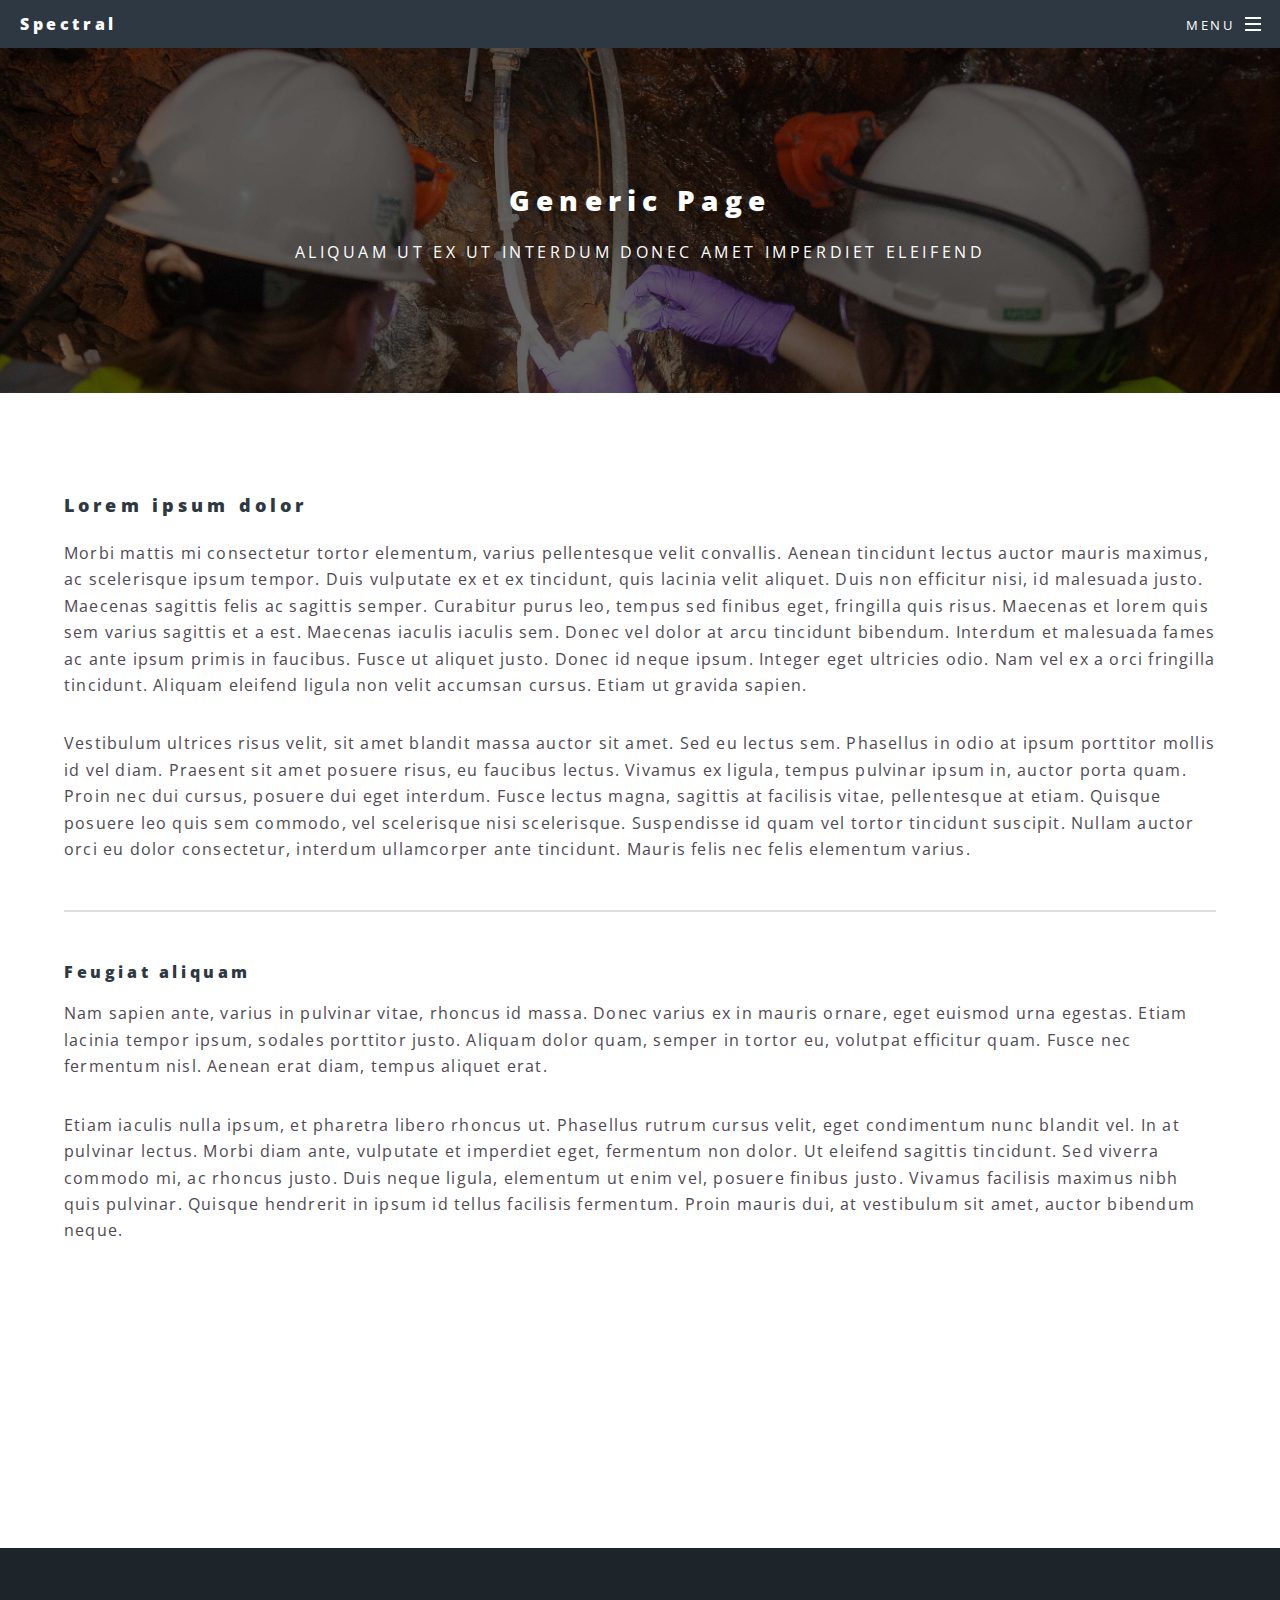
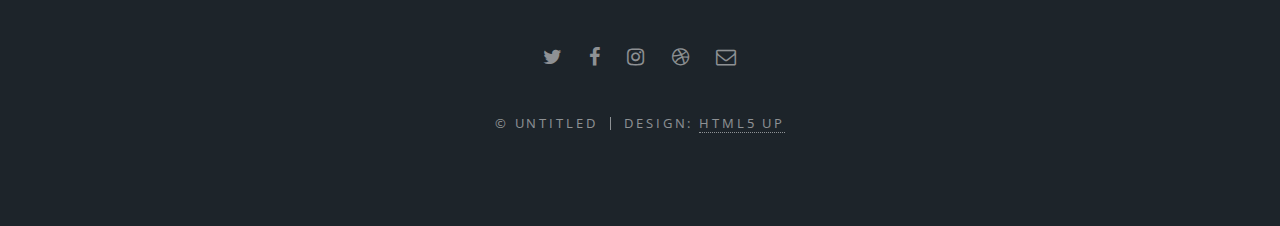
<file: generic.html>
<!DOCTYPE HTML>
<!--
	Spectral by HTML5 UP
	html5up.net | @ajlkn
	Free for personal and commercial use under the CCA 3.0 license (html5up.net/license)
-->
<html>
	<head>
		<title>Generic - Spectral by HTML5 UP</title>
		<meta charset="utf-8" />
		<meta name="viewport" content="width=device-width, initial-scale=1, user-scalable=no" />
		<link rel="stylesheet" href="assets/css/main.css" />
		<noscript><link rel="stylesheet" href="assets/css/noscript.css" /></noscript>
	</head>
	<body class="is-preload">

		<!-- Page Wrapper -->
			<div id="page-wrapper">

				<!-- Header -->
					<header id="header">
						<h1><a href="index.html">Spectral</a></h1>
						<nav id="nav">
							<ul>
								<li class="special">
									<a href="#menu" class="menuToggle"><span>Menu</span></a>
									<div id="menu">
										<ul>
											<li><a href="index.html">Home</a></li>
											<li><a href="generic.html">Generic</a></li>
											<li><a href="elements.html">Elements</a></li>
											<li><a href="#">Sign Up</a></li>
											<li><a href="#">Log In</a></li>
										</ul>
									</div>
								</li>
							</ul>
						</nav>
					</header>

				<!-- Main -->
					<article id="main">
						<header>
							<h2>Generic Page</h2>
							<p>Aliquam ut ex ut interdum donec amet imperdiet eleifend</p>
						</header>
						<section class="wrapper style5">
							<div class="inner">

								<h3>Lorem ipsum dolor</h3>
								<p>Morbi mattis mi consectetur tortor elementum, varius pellentesque velit convallis. Aenean tincidunt lectus auctor mauris maximus, ac scelerisque ipsum tempor. Duis vulputate ex et ex tincidunt, quis lacinia velit aliquet. Duis non efficitur nisi, id malesuada justo. Maecenas sagittis felis ac sagittis semper. Curabitur purus leo, tempus sed finibus eget, fringilla quis risus. Maecenas et lorem quis sem varius sagittis et a est. Maecenas iaculis iaculis sem. Donec vel dolor at arcu tincidunt bibendum. Interdum et malesuada fames ac ante ipsum primis in faucibus. Fusce ut aliquet justo. Donec id neque ipsum. Integer eget ultricies odio. Nam vel ex a orci fringilla tincidunt. Aliquam eleifend ligula non velit accumsan cursus. Etiam ut gravida sapien.</p>

								<p>Vestibulum ultrices risus velit, sit amet blandit massa auctor sit amet. Sed eu lectus sem. Phasellus in odio at ipsum porttitor mollis id vel diam. Praesent sit amet posuere risus, eu faucibus lectus. Vivamus ex ligula, tempus pulvinar ipsum in, auctor porta quam. Proin nec dui cursus, posuere dui eget interdum. Fusce lectus magna, sagittis at facilisis vitae, pellentesque at etiam. Quisque posuere leo quis sem commodo, vel scelerisque nisi scelerisque. Suspendisse id quam vel tortor tincidunt suscipit. Nullam auctor orci eu dolor consectetur, interdum ullamcorper ante tincidunt. Mauris felis nec felis elementum varius.</p>

								<hr />

								<h4>Feugiat aliquam</h4>
								<p>Nam sapien ante, varius in pulvinar vitae, rhoncus id massa. Donec varius ex in mauris ornare, eget euismod urna egestas. Etiam lacinia tempor ipsum, sodales porttitor justo. Aliquam dolor quam, semper in tortor eu, volutpat efficitur quam. Fusce nec fermentum nisl. Aenean erat diam, tempus aliquet erat.</p>

								<p>Etiam iaculis nulla ipsum, et pharetra libero rhoncus ut. Phasellus rutrum cursus velit, eget condimentum nunc blandit vel. In at pulvinar lectus. Morbi diam ante, vulputate et imperdiet eget, fermentum non dolor. Ut eleifend sagittis tincidunt. Sed viverra commodo mi, ac rhoncus justo. Duis neque ligula, elementum ut enim vel, posuere finibus justo. Vivamus facilisis maximus nibh quis pulvinar. Quisque hendrerit in ipsum id tellus facilisis fermentum. Proin mauris dui, at vestibulum sit amet, auctor bibendum neque.</p>

							</div>
						</section>
					</article>

				<!-- Footer -->
					<footer id="footer">
						<ul class="icons">
							<li><a href="#" class="icon fa-twitter"><span class="label">Twitter</span></a></li>
							<li><a href="#" class="icon fa-facebook"><span class="label">Facebook</span></a></li>
							<li><a href="#" class="icon fa-instagram"><span class="label">Instagram</span></a></li>
							<li><a href="#" class="icon fa-dribbble"><span class="label">Dribbble</span></a></li>
							<li><a href="#" class="icon fa-envelope-o"><span class="label">Email</span></a></li>
						</ul>
						<ul class="copyright">
							<li>&copy; Untitled</li><li>Design: <a href="http://html5up.net">HTML5 UP</a></li>
						</ul>
					</footer>

			</div>

		<!-- Scripts -->
			<script src="assets/js/jquery.min.js"></script>
			<script src="assets/js/jquery.scrollex.min.js"></script>
			<script src="assets/js/jquery.scrolly.min.js"></script>
			<script src="assets/js/browser.min.js"></script>
			<script src="assets/js/breakpoints.min.js"></script>
			<script src="assets/js/util.js"></script>
			<script src="assets/js/main.js"></script>

	</body>
</html>
</file>
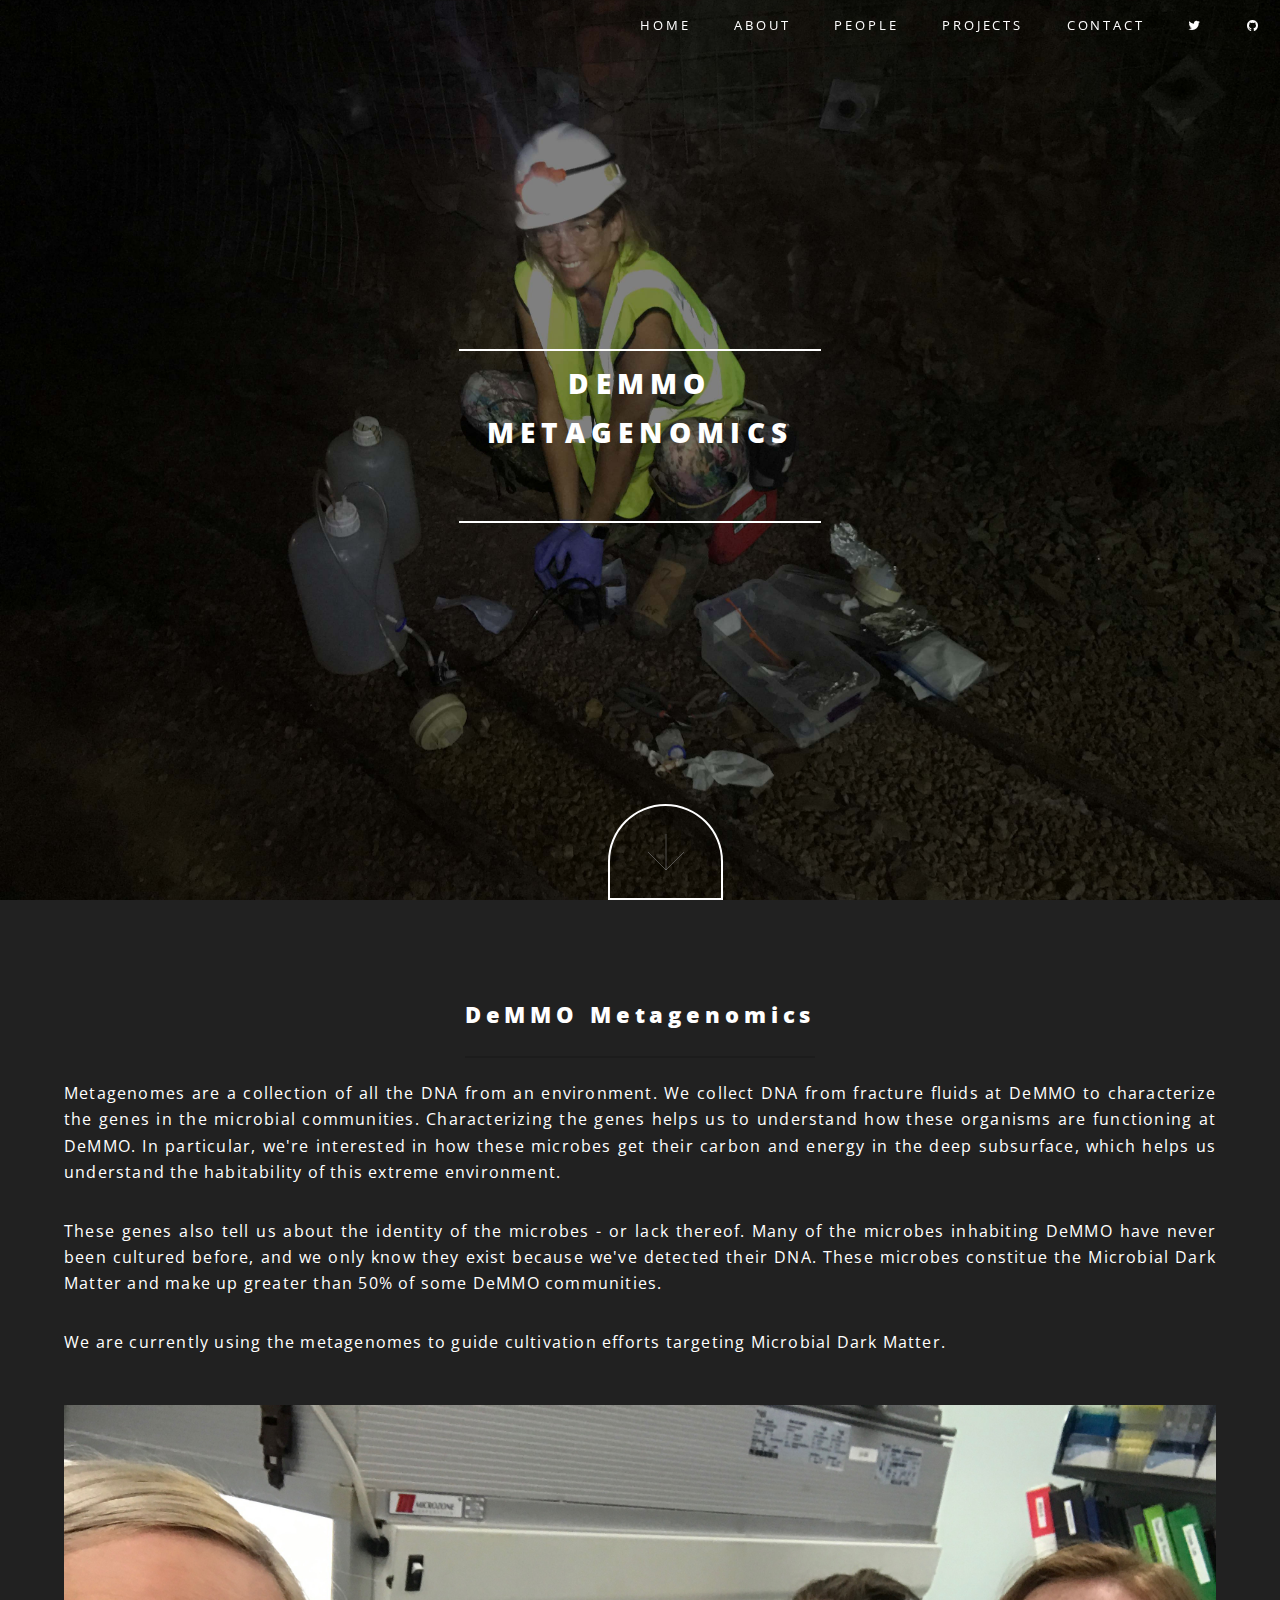
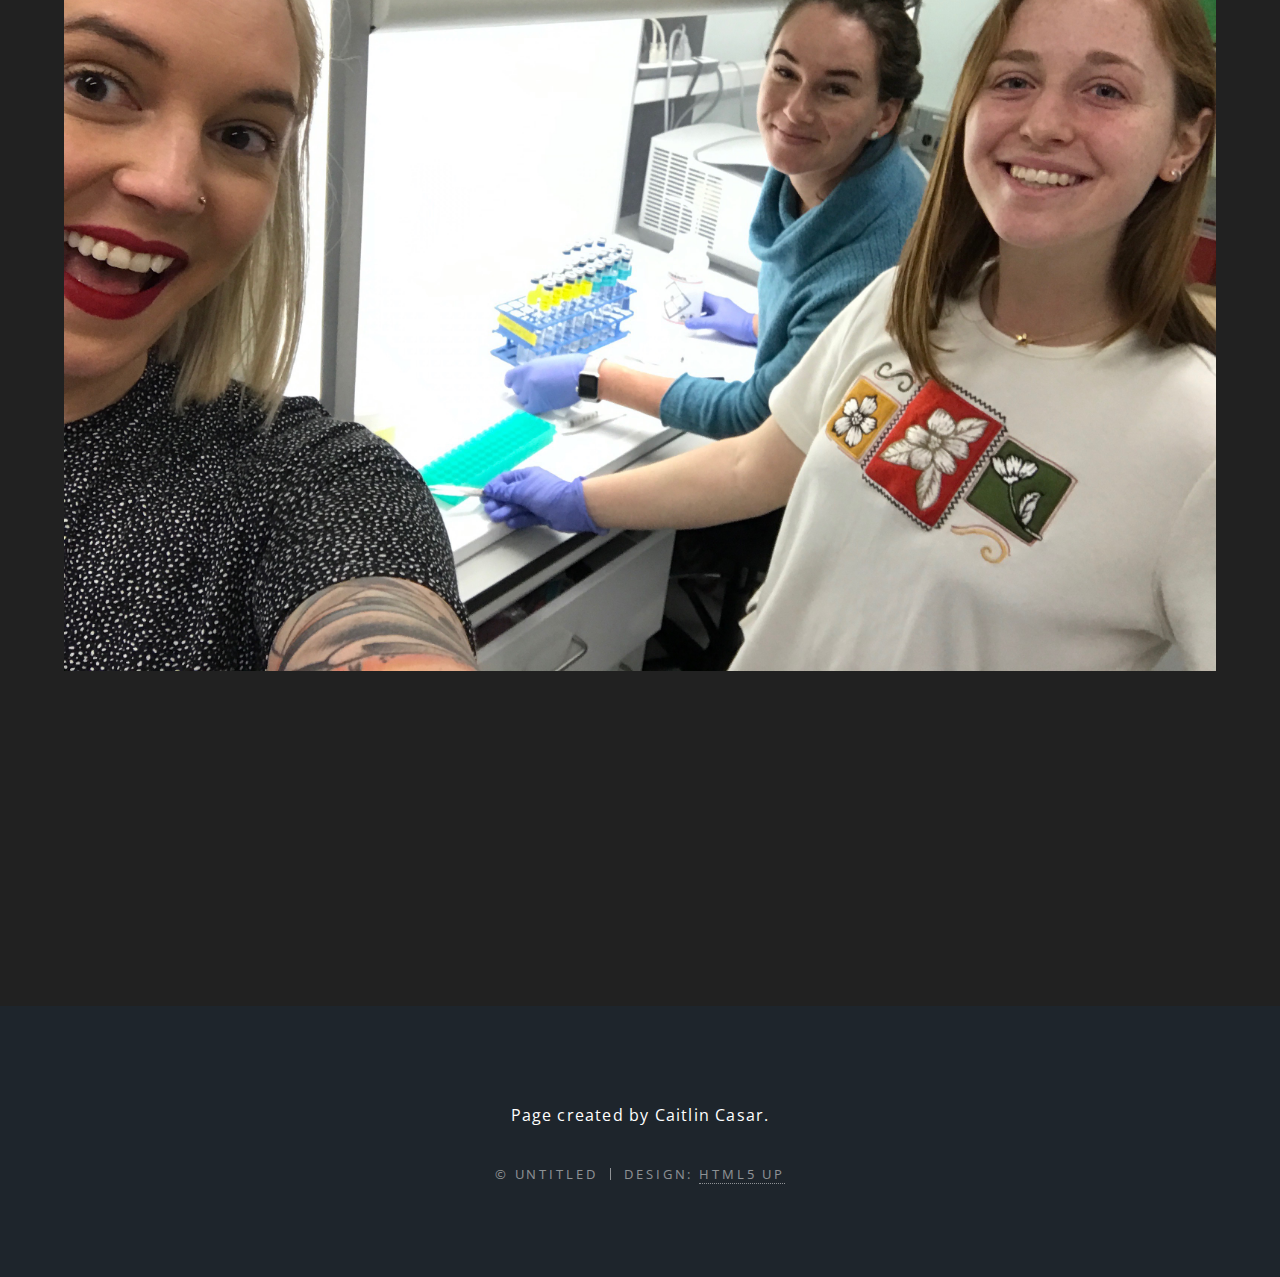
<file: metagenomes.html>
<!DOCTYPE HTML>
<!--
	DeMMO website -- latest layout

	Spectral by HTML5 UP
	html5up.net | @ajlkn
	Free for personal and commercial use under the CCA 3.0 license (html5up.net/license)
-->
<html>
	<head>
		<title>DeMMO</title>
		<meta charset="utf-8" />
		<meta name="viewport" content="width=device-width, initial-scale=1, user-scalable=no" />
		<link rel="stylesheet" href="assets/css/main.css" />
		<link rel="stylesheet" href="https://stackpath.bootstrapcdn.com/bootstrap/4.1.3/css/bootstrap.min.css" integrity="sha384-MCw98/SFnGE8fJT3GXwEOngsV7Zt27NXFoaoApmYm81iuXoPkFOJwJ8ERdknLPMO" crossorigin="anonymous">
		<noscript><link rel="stylesheet" href="assets/css/noscript.css" /></noscript>
		<script async src="https://www.googletagmanager.com/gtag/js?id=UA-131131266-1"></script>
        <script>
          window.dataLayer = window.dataLayer || [];
          function gtag(){dataLayer.push(arguments);}
          gtag('js', new Date());
          gtag('config', 'UA-131131266-1');
        </script>
		 <meta property="og:title" content="DeMMO" />
        <meta property="og:type" content="website" />
        <meta property="og:url" content="https://deepminemicrobialobservatory.com" />
        <meta property="og:description" content="Welcome to DeMMO" />
		<meta property="og:image" content="https://deepminemicrobialobservatory.com/DeMMO_fb_og.jpg" />
		<link href="https://fonts.googleapis.com/css?family=Montserrat:300,500,500i,900&display=swap" rel="stylesheet">


	</head>
	<body class="landing is-preload">

		<!-- Page Wrapper -->
			<div id="page-wrapper" style="background-image:url(images/lily_fieldwork.jpg);">

				<!-- Header -->
					<header id="header" class="alt">
						<h1>DeMMO</h1>
						<nav id="nav">
							<nav>
								<ul>
									<li><a href="index.html#banner">HOME</a></li>
									<li><a href="index.html#aboutus">ABOUT</a></li>
									<li><a href="index.html#ourpeople">PEOPLE</a></li>
									<li><a href="index.html#ourprojects">PROJECTS</a></li>
									<li><a href="index.html#contact">CONTACT</a></li>
									<li><a target="_blank" href="https://twitter.com/TwitterDev" class="icon fa-twitter"><span class="label">Twitter</span></a></li>
									<li><a target="_blank" href="https://github.com/DeepSubsurfer" class="icon fa-github"><span class="label">Twitter</span></a></li>
								</ul>
							</nav>
					</header>

				<!-- Banner -->
					<section id="banner">
						<div class="inner">
							<h2>
                                <p>DeMMO<br>Metagenomics</p>
                                
                            </h2>
							
							<!-- <ul class="actions special">
								<li><a href="#" class="button primary">Activate</a></li>
							</ul> -->
						</div>
						<!-- <footer>
							<a href="#one" class="button style2 down">More</a>
						</footer> -->
						<a href="#about" class="button style2 down anchored"></a>
					</section>

				<!-- About -->
					<section id="about" class="wrapper style1 special">
						<div class="inner">
							<header class="major">
								<h2>DeMMO Metagenomics</h2>
                                <p align="justify">
								Metagenomes are a collection of all the DNA from an environment. We collect DNA from fracture fluids at DeMMO
								to characterize the genes in the microbial communities. Characterizing the genes helps us to understand how these organisms
								are functioning at DeMMO. In particular, we're interested in how these microbes get their carbon and energy in the deep subsurface, 
								which helps us understand the habitability of this extreme environment.</p>

                                        <p align="justify">These genes also tell us about the identity of the microbes - or lack thereof. Many of the microbes
											inhabiting DeMMO have never been cultured before, and we only know they exist because we've detected their DNA. These microbes
											constitue the Microbial Dark Matter and make up greater than 50% of some DeMMO communities.
                                        </p>


										<p align="justify">We are currently using the metagenomes to guide cultivation efforts targeting Microbial Dark Matter. </p>

									<div style="margin-top:50px;">
									<p>
											<img src="images/culturing_dark_matter.jpg" style="width: 100%;" />
									</p>
								</div>
								
							</header>
							<!-- <ul class="icons major">
								<li><span class="icon fa-diamond major style1"><span class="label">Lorem</span></span></li>
								<li><span class="icon fa-heart-o major style2"><span class="label">Ipsum</span></span></li>
								<li><span class="icon fa-code major style3"><span class="label">Dolor</span></span></li>
							</ul> -->
						</div>
					</section>
		

				<!-- Footer -->
					<footer id="footer">
						<p>Page created by Caitlin Casar.</p>
						<ul class="copyright">
							<li>&copy; Untitled</li><li>Design: <a href="http://html5up.net">HTML5 UP</a></li>
						</ul>
					</footer>

			</div>

		<!-- Scripts -->
			<script src="assets/js/jquery.min.js"></script>
			<script src="assets/js/jquery.scrollex.min.js"></script>
			<script src="assets/js/jquery.scrolly.min.js"></script>
			<script src="assets/js/browser.min.js"></script>
			<script src="assets/js/breakpoints.min.js"></script>
			<script src="assets/js/util.js"></script>
			<script src="assets/js/main.js"></script>
			<script src="https://stackpath.bootstrapcdn.com/bootstrap/4.1.3/js/bootstrap.min.js"></script>


	</body>
</html>
</file>
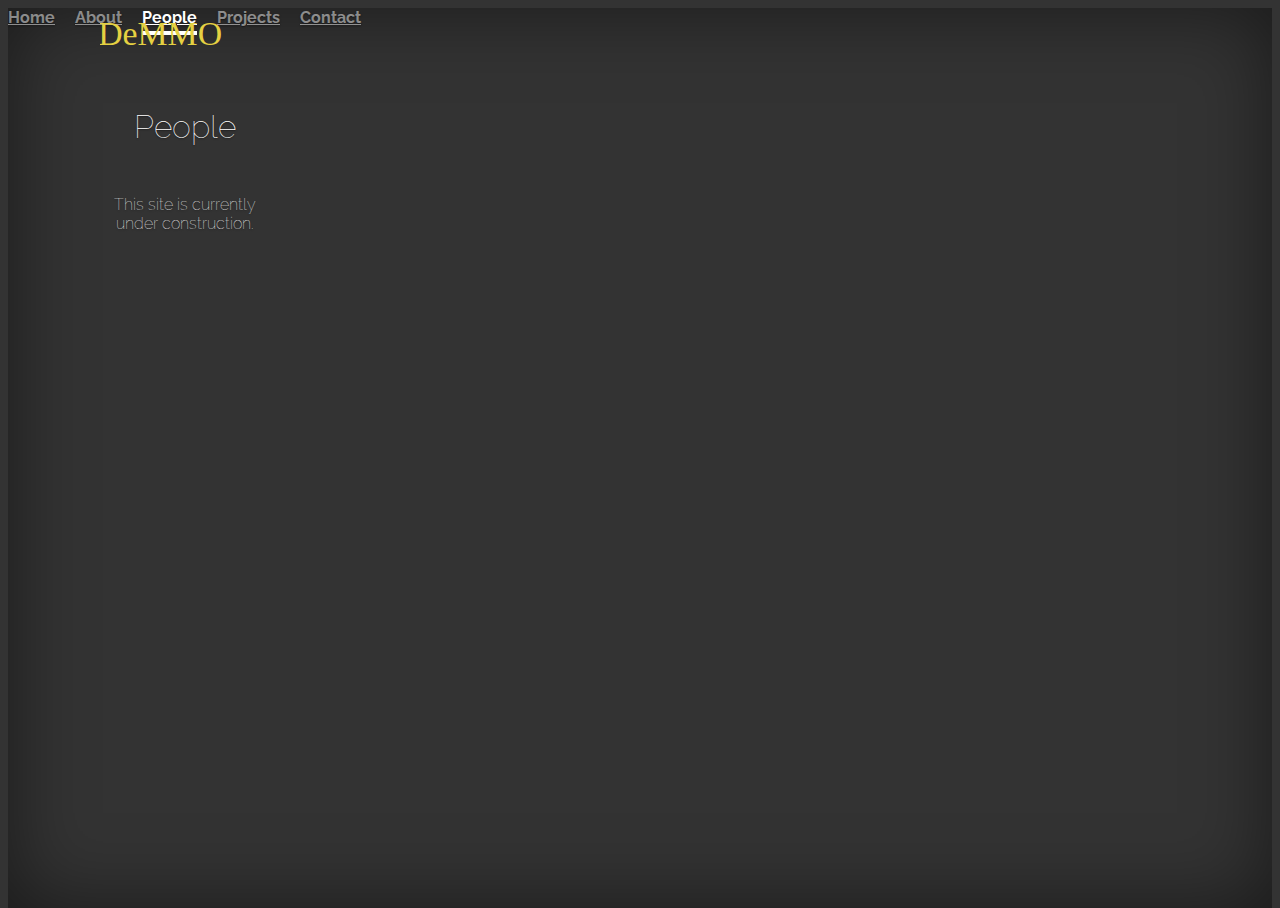
<file: people.html>
<!doctype html>
<html lang="en">
<html>
    <head>
        <!-- Required meta tags -->
        <meta charset="utf-8">
        <meta name="viewport" content="width=device-width, initial-scale=1, shrink-to-fit=no">
        <!-- Bootstrap CSS -->
        <link rel="stylesheet" href="https://stackpath.bootstrapcdn.com/bootstrap/4.1.3/css/bootstrap.min.css" integrity="sha384-MCw98/SFnGE8fJT3GXwEOngsV7Zt27NXFoaoApmYm81iuXoPkFOJwJ8ERdknLPMO" crossorigin="anonymous">
        <link rel="stylesheet" href="styles.css">
        <link href="https://fonts.googleapis.com/css?family=Raleway" rel="stylesheet">
        <script async src="https://www.googletagmanager.com/gtag/js?id=UA-131131266-1"></script>
        <script>
          window.dataLayer = window.dataLayer || [];
          function gtag(){dataLayer.push(arguments);}
          gtag('js', new Date());

          gtag('config', 'UA-131131266-1');
        </script>
        <title>People</title>
        <meta property="og:title" content="People" />
        <meta property="og:type" content="website" />
        <meta property="og:url" content="https://deepminemicrobialobservatory.com/people.html" />
        <meta property="og:image" content="DeMMO_fb_og.jpg" />
    </head>
  <body class="text-center">
  <img class="logo" src="/logo.svg" />

    <div class="cover-container d-flex w-100 h-100 p-3 mx-auto flex-column">
      <header class="masthead">
        <div class="inner">
          <!-- <h3 class="masthead-brand">Cover</h3> -->
          <nav class="nav nav-masthead justify-content-center">
            <a class="nav-link" href="/">Home</a>
            <a class="nav-link" href="about.html">About</a>
            <a class="nav-link active" href="people.html">People</a>
            <a class="nav-link" href="projects.html">Projects</a>
            <a class="nav-link" href="contact.html">Contact</a>
          </nav>
        </div>
      </header>

      <main role="main" class="inner cover">
        <h1 class="cover-heading">People</h1>
        <p class="lead">This site is currently under construction.</p>
        <p class="lead">
          <!-- <a href="https://deepminemicrobialobservatory.com/shiny/sample-apps/rmd/" class="btn btn-lg btn-secondary">Shiny Apps</a> -->
        </p>
      </main>
    </div>

<!-- Optional JavaScript -->
<!-- jQuery first, then Popper.js, then Bootstrap JS -->
<script src="https://code.jquery.com/jquery-3.3.1.slim.min.js" integrity="sha384-q8i/X+965DzO0rT7abK41JStQIAqVgRVzpbzo5smXKp4YfRvH+8abtTE1Pi6jizo" crossorigin="anonymous"></script>
<script src="https://cdnjs.cloudflare.com/ajax/libs/popper.js/1.14.3/umd/popper.min.js" integrity="sha384-ZMP7rVo3mIykV+2+9J3UJ46jBk0WLaUAdn689aCwoqbBJiSnjAK/l8WvCWPIPm49" crossorigin="anonymous"></script>
<script src="https://stackpath.bootstrapcdn.com/bootstrap/4.1.3/js/bootstrap.min.js" integrity="sha384-ChfqqxuZUCnJSK3+MXmPNIyE6ZbWh2IMqE241rYiqJxyMiZ6OW/JmZQ5stwEULTy" crossorigin="anonymous"></script>
    </body>
</html>
</file>
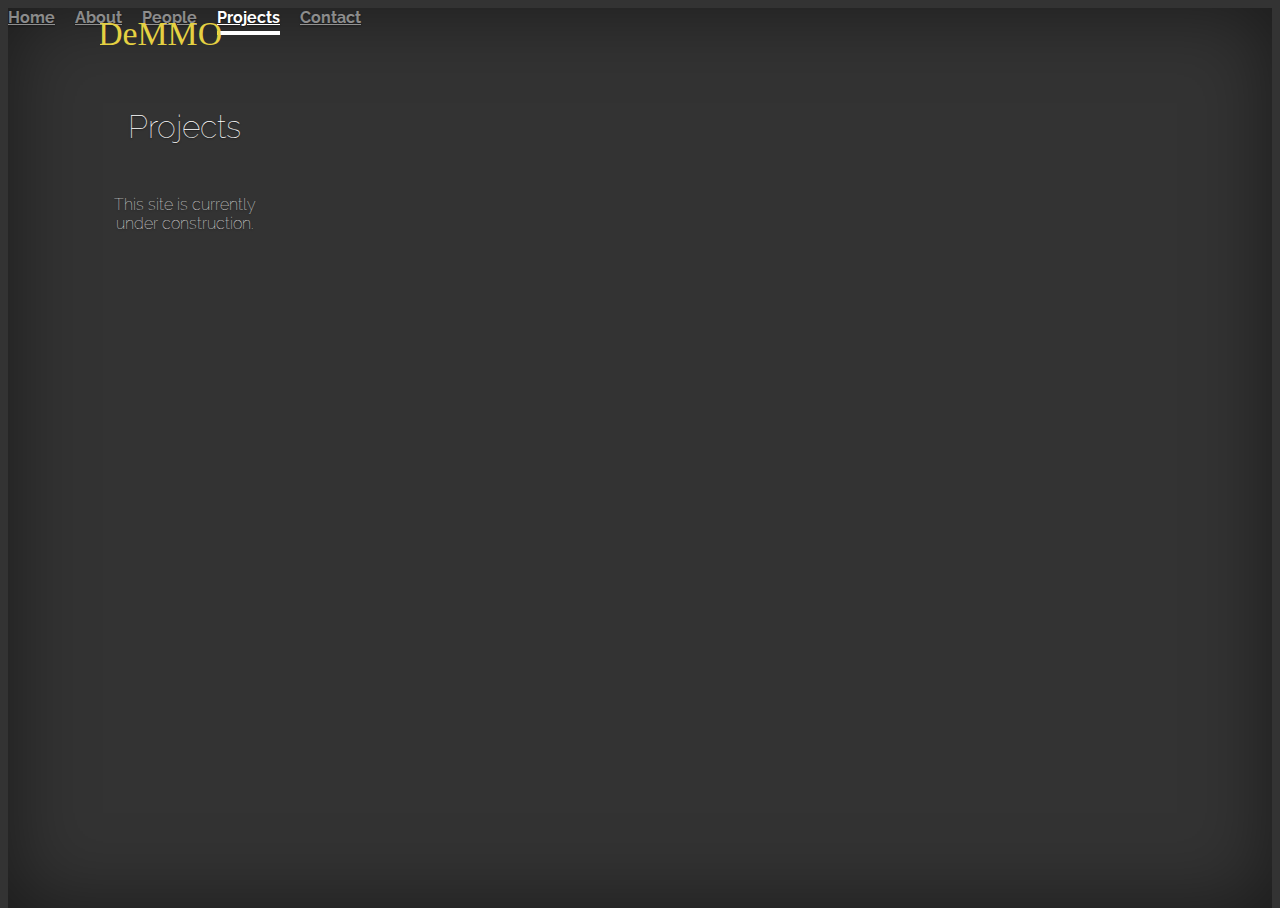
<file: projects.html>
<!doctype html>
<html lang="en">
<html>
    <head>
        <!-- Required meta tags -->
        <meta charset="utf-8">
        <meta name="viewport" content="width=device-width, initial-scale=1, shrink-to-fit=no">
        <!-- Bootstrap CSS -->
        <link rel="stylesheet" href="https://stackpath.bootstrapcdn.com/bootstrap/4.1.3/css/bootstrap.min.css" integrity="sha384-MCw98/SFnGE8fJT3GXwEOngsV7Zt27NXFoaoApmYm81iuXoPkFOJwJ8ERdknLPMO" crossorigin="anonymous">
        <link rel="stylesheet" href="styles.css">
        <link href="https://fonts.googleapis.com/css?family=Raleway" rel="stylesheet">
        <script async src="https://www.googletagmanager.com/gtag/js?id=UA-131131266-1"></script>
        <script>
          window.dataLayer = window.dataLayer || [];
          function gtag(){dataLayer.push(arguments);}
          gtag('js', new Date());

          gtag('config', 'UA-131131266-1');
        </script>
        <title>Projects</title>
        <meta property="og:title" content="Projects" />
        <meta property="og:type" content="website" />
        <meta property="og:url" content="https://deepminemicrobialobservatory.com/projects.html" />
        <meta property="og:image" content="DeMMO_fb_og.jpg" />
    </head>
  <body class="text-center">
  <img class="logo" src="/logo.svg" />

    <div class="cover-container d-flex w-100 h-100 p-3 mx-auto flex-column">
      <header class="masthead">
        <div class="inner">
          <!-- <h3 class="masthead-brand">Cover</h3> -->
          <nav class="nav nav-masthead justify-content-center">
            <a class="nav-link" href="/">Home</a>
            <a class="nav-link" href="about.html">About</a>
            <a class="nav-link" href="people.html">People</a>
            <a class="nav-link active" href="projects.html">Projects</a>
            <a class="nav-link" href="contact.html">Contact</a>
          </nav>
        </div>
      </header>

      <main role="main" class="inner cover">
        <h1 class="cover-heading">Projects</h1>
        <p class="lead">This site is currently under construction.</p>
        <p class="lead">
          <!-- <a href="https://deepminemicrobialobservatory.com/shiny/sample-apps/rmd/" class="btn btn-lg btn-secondary">Shiny Apps</a> -->
        </p>
      </main>
    </div>

<!-- Optional JavaScript -->
<!-- jQuery first, then Popper.js, then Bootstrap JS -->
<script src="https://code.jquery.com/jquery-3.3.1.slim.min.js" integrity="sha384-q8i/X+965DzO0rT7abK41JStQIAqVgRVzpbzo5smXKp4YfRvH+8abtTE1Pi6jizo" crossorigin="anonymous"></script>
<script src="https://cdnjs.cloudflare.com/ajax/libs/popper.js/1.14.3/umd/popper.min.js" integrity="sha384-ZMP7rVo3mIykV+2+9J3UJ46jBk0WLaUAdn689aCwoqbBJiSnjAK/l8WvCWPIPm49" crossorigin="anonymous"></script>
<script src="https://stackpath.bootstrapcdn.com/bootstrap/4.1.3/js/bootstrap.min.js" integrity="sha384-ChfqqxuZUCnJSK3+MXmPNIyE6ZbWh2IMqE241rYiqJxyMiZ6OW/JmZQ5stwEULTy" crossorigin="anonymous"></script>
    </body>
</html>
</file>
<file: assets/css/noscript.css>
/*
	Spectral by HTML5 UP
	html5up.net | @ajlkn
	Free for personal and commercial use under the CCA 3.0 license (html5up.net/license)
*/

/* Banner */

	body.is-preload #banner h2 {
		-moz-transform: none;
		-webkit-transform: none;
		-ms-transform: none;
		transform: none;
		opacity: 1;
	}

		body.is-preload #banner h2:before, body.is-preload #banner h2:after {
			width: 100%;
		}

	body.is-preload #banner .more {
		-moz-transform: none;
		-webkit-transform: none;
		-ms-transform: none;
		transform: none;
		opacity: 1;
	}

	body.is-preload #banner:after {
		opacity: 0;
	}
</file>
<file: styles.css>
html {
    max-width: 100%;
    max-height: 100%;
    width: 100%;
    height: 100%;
}

body {
  font-family: 'Raleway', sans-serif;
  font-weight: 100;
  display: -ms-flexbox;
  display: flex;
  color: #fff;
  text-shadow: 0 .05rem .1rem rgba(0, 0, 0, .5);
  box-shadow: inset 0 0 5rem rgba(0, 0, 0, .5);  
  background-color: #333;
  height: 100%
}

body.home {
  background-repeat:no-repeat;
  background-size: cover;
  /* background-position:center; */
  background-image: url("microbe_splash.jpg");
  text-shadow: none;
  box-shadow: none;
  background-color: none;
}

h1 {
    width: 100%;
    margin: 100px auto 20px;
    text-align: center;
    font-family: 'Raleway', sans-serif;
    font-weight: 100;
    ;
}

p {
    width: 50%;
    margin: 0 auto;
    text-align: center;
    font-family: 'Raleway', sans-serif;
    font-weight: 100;
}
img {
    width: 150px;
}

img.logo {
    position: absolute; 
    top: 20px;
    left: 100px;
}
/*
 * Globals
 */

/* Links */
a,
a:focus,
a:hover {
  color: #fff;
}

/* Custom default button */
.btn-secondary,
.btn-secondary:hover,
.btn-secondary:focus {
  color: #333;
  text-shadow: none; /* Prevent inheritance from `body` */
  background-color: #fff;
  border: .05rem solid #fff;
}


/*
 * Base structure
 */

html {
  height: 100%;
}

.cover-container {
  max-width: 42em;
}


/*
 * Header
 */
.masthead {
  margin-bottom: 2rem;
}

.masthead-brand {
  margin-bottom: 0;
}

.nav-masthead .nav-link {
  padding: .25rem 0;
  font-weight: 700;
  color: rgba(255, 255, 255, .5);
  background-color: transparent;
  border-bottom: .25rem solid transparent;
}

.nav-masthead .nav-link:hover,
.nav-masthead .nav-link:focus {
  border-bottom-color: rgba(255, 255, 255, .25);
}

.nav-masthead .nav-link + .nav-link {
  margin-left: 1rem;
}

.nav-masthead .active {
  color: #fff;
  border-bottom-color: #fff;
}

@media (min-width: 48em) {
  .masthead-brand {
    float: left;
  }
  .nav-masthead {
    float: right;
  }
}


/*
 * Cover
 */
.cover {
  padding: 0 1.5rem;
}
.cover .btn-lg {
  padding: .75rem 1.25rem;
  font-weight: 700;
}


/*
 * Footer
 */
.mastfoot {
  color: rgba(255, 255, 255, .5);
}

.lead {
    margin: 50px auto 20px;
}
</file>
<file: assets/css/main.css>
@import url(font-awesome.min.css);
@import url("https://fonts.googleapis.com/css?family=Open+Sans:400,400italic,600,600italic,800,800italic");

/*
	Spectral by HTML5 UP
	html5up.net | @ajlkn
	Free for personal and commercial use under the CCA 3.0 license (html5up.net/license)
*/

html, body, div, span, applet, object,
iframe, h1, h2, h3, h4, h5, h6, p, blockquote,
pre, a, abbr, acronym, address, big, cite,
code, del, dfn, em, img, ins, kbd, q, s, samp,
small, strike, strong, sub, sup, tt, var, b,
u, i, center, dl, dt, dd, ol, ul, li, fieldset,
form, label, legend, table, caption, tbody,
tfoot, thead, tr, th, td, article, aside,
canvas, details, embed, figure, figcaption,
footer, header, hgroup, menu, nav, output, ruby,
section, summary, time, mark, audio, video {
	margin: 0;
	padding: 0;
	border: 0;
	font-size: 100%;
	font: inherit;
	vertical-align: baseline;}

article, aside, details, figcaption, figure,
footer, header, hgroup, menu, nav, section {
	display: block;}

body {
	line-height: 1;
}

ol, ul {
	list-style: none;
}

blockquote, q {
	quotes: none;
}

	blockquote:before, blockquote:after, q:before, q:after {
		content: '';
		content: none;
	}

table {
	border-collapse: collapse;
	border-spacing: 0;
}

body {
	-webkit-text-size-adjust: none;
}

mark {
	background-color: transparent;
	color: inherit;
}

input::-moz-focus-inner {
	border: 0;
	padding: 0;
}

input, select, textarea {
	-moz-appearance: none;
	-webkit-appearance: none;
	-ms-appearance: none;
	appearance: none;
}

/* Basic */

	@-ms-viewport {
		width: device-width;
	}

	html {
		box-sizing: border-box;
	}

	*, *:before, *:after {
		box-sizing: inherit;
	}

	body {
		background: #2e3842;
	}

		body.is-preload *, body.is-preload *:before, body.is-preload *:after {
			-moz-animation: none !important;
			-webkit-animation: none !important;
			-ms-animation: none !important;
			animation: none !important;
			-moz-transition: none !important;
			-webkit-transition: none !important;
			-ms-transition: none !important;
			transition: none !important;
		}

	body, input, select, textarea {
		color: #fff;
		font-family: "Open Sans", Helvetica, sans-serif;
		font-size: 15pt;
		font-weight: 400;
		letter-spacing: 0.075em;
		line-height: 1.65em;
	}

	img.profile-pic {
		width: 275px;
		border-radius: 150px;
		box-shadow: 0 1px 1px rgba(0,0,0,0.35);
		align-content: center;
		cursor: pointer;
		margin-right: 30px;
	}

		@media screen and (max-width: 1680px) {

			body, input, select, textarea {
				font-size: 13pt;
			}

		}

		@media screen and (max-width: 1280px) {

			body, input, select, textarea {
				font-size: 12pt;
			}

		}

		@media screen and (max-width: 736px) {

			body, input, select, textarea {
				font-size: 11pt;
				letter-spacing: 0.0375em;
			}

		}

	a {
		-moz-transition: color 0.2s ease, border-bottom-color 0.2s ease;
		-webkit-transition: color 0.2s ease, border-bottom-color 0.2s ease;
		-ms-transition: color 0.2s ease, border-bottom-color 0.2s ease;
		transition: color 0.2s ease, border-bottom-color 0.2s ease;
		border-bottom: dotted 1px;
		color: inherit;
		text-decoration: none;
	}

		a:hover {
			border-bottom-color: transparent;
		}

	strong, b {
		color: #fff;
		font-weight: 600;
	}

	em, i {
		font-style: italic;
	}

	p {
		margin: 0 0 2em 0;
	}

	h1, h2, h3, h4, h5, h6 {
		color: #fff;
		font-weight: 800;
		letter-spacing: 0.225em;
		line-height: 1em;
		margin: 0 0 1em 0;
		/* text-transform: uppercase; */
	}

		h1 a, h2 a, h3 a, h4 a, h5 a, h6 a {
			color: inherit;
			text-decoration: none;
		}

	h2 {
		font-size: 1.35em;
		line-height: 1.75em;
	}

		@media screen and (max-width: 736px) {

			h2 {
				font-size: 1.1em;
				line-height: 1.65em;
			}

		}

	h3 {
		font-size: 1.15em;
		line-height: 1.75em;
	}

		@media screen and (max-width: 736px) {

			h3 {
				font-size: 1em;
				line-height: 1.65em;
			}

		}

	h4 {
		font-size: 1em;
		line-height: 1.5em;
	}

	h5 {
		font-size: 0.8em;
		line-height: 1.5em;
	}

	h6 {
		font-size: 0.7em;
		line-height: 1.5em;
	}

	sub {
		font-size: 0.8em;
		position: relative;
		top: 0.5em;
	}

	sup {
		font-size: 0.8em;
		position: relative;
		top: -0.5em;
	}

	hr {
		border: 0;
		border-bottom: solid 2px #fff;
		margin: 3em 0;
	}

		hr.major {
			margin: 4.5em 0;
		}

	blockquote {
		border-left: solid 4px #fff;
		font-style: italic;
		margin: 0 0 2em 0;
		padding: 0.5em 0 0.5em 2em;
	}

	code {
		background: rgba(144, 144, 144, 0.25);
		border-radius: 3px;
		font-family: "Courier New", monospace;
		font-size: 0.9em;
		letter-spacing: 0;
		margin: 0 0.25em;
		padding: 0.25em 0.65em;
	}

	pre {
		-webkit-overflow-scrolling: touch;
		font-family: "Courier New", monospace;
		font-size: 0.9em;
		margin: 0 0 2em 0;
	}

		pre code {
			display: block;
			line-height: 1.75em;
			padding: 1em 1.5em;
			overflow-x: auto;
		}

	.align-left {
		text-align: left;
	}

	.align-center {
		text-align: center;
	}

	.align-right {
		text-align: right;
	}

/* Row */

	.row {
		display: flex;
		flex-wrap: wrap;
		box-sizing: border-box;
		align-items: stretch;
	}

		.row > * {
			box-sizing: border-box;
		}

		.row.gtr-uniform > * > :last-child {
			margin-bottom: 0;
		}

		.row.aln-left {
			justify-content: flex-start;
		}

		.row.aln-center {
			justify-content: center;
		}

		.row.aln-right {
			justify-content: flex-end;
		}

		.row.aln-top {
			align-items: flex-start;
		}

		.row.aln-middle {
			align-items: center;
		}

		.row.aln-bottom {
			align-items: flex-end;
		}

		.row > .imp {
			order: -1;
		}

		.row > .col-1 {
			width: 8.3333333333%;
		}

		.row > .off-1 {
			margin-left: 8.3333333333%;
		}

		.row > .col-2 {
			width: 16.6666666667%;
		}

		.row > .off-2 {
			margin-left: 16.6666666667%;
		}

		.row > .col-3 {
			width: 25%;
		}

		.row > .off-3 {
			margin-left: 25%;
		}

		.row > .col-4 {
			width: 33.3333333333%;
		}

		.row > .off-4 {
			margin-left: 33.3333333333%;
		}

		.row > .col-5 {
			width: 41.6666666667%;
		}

		.row > .off-5 {
			margin-left: 41.6666666667%;
		}

		.row > .col-6 {
			width: 50%;
		}

		.row > .off-6 {
			margin-left: 50%;
		}

		.row > .col-7 {
			width: 58.3333333333%;
		}

		.row > .off-7 {
			margin-left: 58.3333333333%;
		}

		.row > .col-8 {
			width: 66.6666666667%;
		}

		.row > .off-8 {
			margin-left: 66.6666666667%;
		}

		.row > .col-9 {
			width: 75%;
		}

		.row > .off-9 {
			margin-left: 75%;
		}

		.row > .col-10 {
			width: 83.3333333333%;
		}

		.row > .off-10 {
			margin-left: 83.3333333333%;
		}

		.row > .col-11 {
			width: 91.6666666667%;
		}

		.row > .off-11 {
			margin-left: 91.6666666667%;
		}

		.row > .col-12 {
			width: 100%;
		}

		.row > .off-12 {
			margin-left: 100%;
		}

		.row.gtr-0 {
			margin-top: 0;
			margin-left: 0em;
		}

			.row.gtr-0 > * {
				padding: 0 0 0 0em;
			}

			.row.gtr-0.gtr-uniform {
				margin-top: 0em;
			}

				.row.gtr-0.gtr-uniform > * {
					padding-top: 0em;
				}

		.row.gtr-25 {
			margin-top: 0;
			margin-left: -0.375em;
		}

			.row.gtr-25 > * {
				padding: 0 0 0 0.375em;
			}

			.row.gtr-25.gtr-uniform {
				margin-top: -0.375em;
			}

				.row.gtr-25.gtr-uniform > * {
					padding-top: 0.375em;
				}

		.row.gtr-50 {
			margin-top: 0;
			margin-left: -0.75em;
		}

			.row.gtr-50 > * {
				padding: 0 0 0 0.75em;
			}

			.row.gtr-50.gtr-uniform {
				margin-top: -0.75em;
			}

				.row.gtr-50.gtr-uniform > * {
					padding-top: 0.75em;
				}

		.row {
			margin-top: 0;
			margin-left: -1.5em;
		}

			.row > * {
				padding: 0 0 0 1.5em;
			}

			.row.gtr-uniform {
				margin-top: -1.5em;
			}

				.row.gtr-uniform > * {
					padding-top: 1.5em;
				}

		.row.gtr-150 {
			margin-top: 0;
			margin-left: -2.25em;
		}

			.row.gtr-150 > * {
				padding: 0 0 0 2.25em;
			}

			.row.gtr-150.gtr-uniform {
				margin-top: -2.25em;
			}

				.row.gtr-150.gtr-uniform > * {
					padding-top: 2.25em;
				}

		.row.gtr-200 {
			margin-top: 0;
			margin-left: -3em;
		}

			.row.gtr-200 > * {
				padding: 0 0 0 3em;
			}

			.row.gtr-200.gtr-uniform {
				margin-top: -3em;
			}

				.row.gtr-200.gtr-uniform > * {
					padding-top: 3em;
				}

		@media screen and (max-width: 1680px) {

			.row {
				display: flex;
				flex-wrap: wrap;
				box-sizing: border-box;
				align-items: stretch;
			}

				.row > * {
					box-sizing: border-box;
				}

				.row.gtr-uniform > * > :last-child {
					margin-bottom: 0;
				}

				.row.aln-left {
					justify-content: flex-start;
				}

				.row.aln-center {
					justify-content: center;
				}

				.row.aln-right {
					justify-content: flex-end;
				}

				.row.aln-top {
					align-items: flex-start;
				}

				.row.aln-middle {
					align-items: center;
				}

				.row.aln-bottom {
					align-items: flex-end;
				}

				.row > .imp-xlarge {
					order: -1;
				}

				.row > .col-1-xlarge {
					width: 8.3333333333%;
				}

				.row > .off-1-xlarge {
					margin-left: 8.3333333333%;
				}

				.row > .col-2-xlarge {
					width: 16.6666666667%;
				}

				.row > .off-2-xlarge {
					margin-left: 16.6666666667%;
				}

				.row > .col-3-xlarge {
					width: 25%;
				}

				.row > .off-3-xlarge {
					margin-left: 25%;
				}

				.row > .col-4-xlarge {
					width: 33.3333333333%;
				}

				.row > .off-4-xlarge {
					margin-left: 33.3333333333%;
				}

				.row > .col-5-xlarge {
					width: 41.6666666667%;
				}

				.row > .off-5-xlarge {
					margin-left: 41.6666666667%;
				}

				.row > .col-6-xlarge {
					width: 50%;
				}

				.row > .off-6-xlarge {
					margin-left: 50%;
				}

				.row > .col-7-xlarge {
					width: 58.3333333333%;
				}

				.row > .off-7-xlarge {
					margin-left: 58.3333333333%;
				}

				.row > .col-8-xlarge {
					width: 66.6666666667%;
				}

				.row > .off-8-xlarge {
					margin-left: 66.6666666667%;
				}

				.row > .col-9-xlarge {
					width: 75%;
				}

				.row > .off-9-xlarge {
					margin-left: 75%;
				}

				.row > .col-10-xlarge {
					width: 83.3333333333%;
				}

				.row > .off-10-xlarge {
					margin-left: 83.3333333333%;
				}

				.row > .col-11-xlarge {
					width: 91.6666666667%;
				}

				.row > .off-11-xlarge {
					margin-left: 91.6666666667%;
				}

				.row > .col-12-xlarge {
					width: 100%;
				}

				.row > .off-12-xlarge {
					margin-left: 100%;
				}

				.row.gtr-0 {
					margin-top: 0;
					margin-left: 0em;
				}

					.row.gtr-0 > * {
						padding: 0 0 0 0em;
					}

					.row.gtr-0.gtr-uniform {
						margin-top: 0em;
					}

						.row.gtr-0.gtr-uniform > * {
							padding-top: 0em;
						}

				.row.gtr-25 {
					margin-top: 0;
					margin-left: -0.375em;
				}

					.row.gtr-25 > * {
						padding: 0 0 0 0.375em;
					}

					.row.gtr-25.gtr-uniform {
						margin-top: -0.375em;
					}

						.row.gtr-25.gtr-uniform > * {
							padding-top: 0.375em;
						}

				.row.gtr-50 {
					margin-top: 0;
					margin-left: -0.75em;
				}

					.row.gtr-50 > * {
						padding: 0 0 0 0.75em;
					}

					.row.gtr-50.gtr-uniform {
						margin-top: -0.75em;
					}

						.row.gtr-50.gtr-uniform > * {
							padding-top: 0.75em;
						}

				.row {
					margin-top: 0;
					margin-left: -1.5em;
				}

					.row > * {
						padding: 0 0 0 1.5em;
					}

					.row.gtr-uniform {
						margin-top: -1.5em;
					}

						.row.gtr-uniform > * {
							padding-top: 1.5em;
						}

				.row.gtr-150 {
					margin-top: 0;
					margin-left: -2.25em;
				}

					.row.gtr-150 > * {
						padding: 0 0 0 2.25em;
					}

					.row.gtr-150.gtr-uniform {
						margin-top: -2.25em;
					}

						.row.gtr-150.gtr-uniform > * {
							padding-top: 2.25em;
						}

				.row.gtr-200 {
					margin-top: 0;
					margin-left: -3em;
				}

					.row.gtr-200 > * {
						padding: 0 0 0 3em;
					}

					.row.gtr-200.gtr-uniform {
						margin-top: -3em;
					}

						.row.gtr-200.gtr-uniform > * {
							padding-top: 3em;
						}

		}

		@media screen and (max-width: 1280px) {

			.row {
				display: flex;
				flex-wrap: wrap;
				box-sizing: border-box;
				align-items: stretch;
			}

				.row > * {
					box-sizing: border-box;
				}

				.row.gtr-uniform > * > :last-child {
					margin-bottom: 0;
				}

				.row.aln-left {
					justify-content: flex-start;
				}

				.row.aln-center {
					justify-content: center;
				}

				.row.aln-right {
					justify-content: flex-end;
				}

				.row.aln-top {
					align-items: flex-start;
				}

				.row.aln-middle {
					align-items: center;
				}

				.row.aln-bottom {
					align-items: flex-end;
				}

				.row > .imp-large {
					order: -1;
				}

				.row > .col-1-large {
					width: 8.3333333333%;
				}

				.row > .off-1-large {
					margin-left: 8.3333333333%;
				}

				.row > .col-2-large {
					width: 16.6666666667%;
				}

				.row > .off-2-large {
					margin-left: 16.6666666667%;
				}

				.row > .col-3-large {
					width: 25%;
				}

				.row > .off-3-large {
					margin-left: 25%;
				}

				.row > .col-4-large {
					width: 33.3333333333%;
				}

				.row > .off-4-large {
					margin-left: 33.3333333333%;
				}

				.row > .col-5-large {
					width: 41.6666666667%;
				}

				.row > .off-5-large {
					margin-left: 41.6666666667%;
				}

				.row > .col-6-large {
					width: 50%;
				}

				.row > .off-6-large {
					margin-left: 50%;
				}

				.row > .col-7-large {
					width: 58.3333333333%;
				}

				.row > .off-7-large {
					margin-left: 58.3333333333%;
				}

				.row > .col-8-large {
					width: 66.6666666667%;
				}

				.row > .off-8-large {
					margin-left: 66.6666666667%;
				}

				.row > .col-9-large {
					width: 75%;
				}

				.row > .off-9-large {
					margin-left: 75%;
				}

				.row > .col-10-large {
					width: 83.3333333333%;
				}

				.row > .off-10-large {
					margin-left: 83.3333333333%;
				}

				.row > .col-11-large {
					width: 91.6666666667%;
				}

				.row > .off-11-large {
					margin-left: 91.6666666667%;
				}

				.row > .col-12-large {
					width: 100%;
				}

				.row > .off-12-large {
					margin-left: 100%;
				}

				.row.gtr-0 {
					margin-top: 0;
					margin-left: 0em;
				}

					.row.gtr-0 > * {
						padding: 0 0 0 0em;
					}

					.row.gtr-0.gtr-uniform {
						margin-top: 0em;
					}

						.row.gtr-0.gtr-uniform > * {
							padding-top: 0em;
						}

				.row.gtr-25 {
					margin-top: 0;
					margin-left: -0.375em;
				}

					.row.gtr-25 > * {
						padding: 0 0 0 0.375em;
					}

					.row.gtr-25.gtr-uniform {
						margin-top: -0.375em;
					}

						.row.gtr-25.gtr-uniform > * {
							padding-top: 0.375em;
						}

				.row.gtr-50 {
					margin-top: 0;
					margin-left: -0.75em;
				}

					.row.gtr-50 > * {
						padding: 0 0 0 0.75em;
					}

					.row.gtr-50.gtr-uniform {
						margin-top: -0.75em;
					}

						.row.gtr-50.gtr-uniform > * {
							padding-top: 0.75em;
						}

				.row {
					margin-top: 0;
					margin-left: -1.5em;
				}

					.row > * {
						padding: 0 0 0 1.5em;
					}

					.row.gtr-uniform {
						margin-top: -1.5em;
					}

						.row.gtr-uniform > * {
							padding-top: 1.5em;
						}

				.row.gtr-150 {
					margin-top: 0;
					margin-left: -2.25em;
				}

					.row.gtr-150 > * {
						padding: 0 0 0 2.25em;
					}

					.row.gtr-150.gtr-uniform {
						margin-top: -2.25em;
					}

						.row.gtr-150.gtr-uniform > * {
							padding-top: 2.25em;
						}

				.row.gtr-200 {
					margin-top: 0;
					margin-left: -3em;
				}

					.row.gtr-200 > * {
						padding: 0 0 0 3em;
					}

					.row.gtr-200.gtr-uniform {
						margin-top: -3em;
					}

						.row.gtr-200.gtr-uniform > * {
							padding-top: 3em;
						}

		}

		@media screen and (max-width: 980px) {

			.row {
				display: flex;
				flex-wrap: wrap;
				box-sizing: border-box;
				align-items: stretch;
			}

				.row > * {
					box-sizing: border-box;
				}

				.row.gtr-uniform > * > :last-child {
					margin-bottom: 0;
				}

				.row.aln-left {
					justify-content: flex-start;
				}

				.row.aln-center {
					justify-content: center;
				}

				.row.aln-right {
					justify-content: flex-end;
				}

				.row.aln-top {
					align-items: flex-start;
				}

				.row.aln-middle {
					align-items: center;
				}

				.row.aln-bottom {
					align-items: flex-end;
				}

				.row > .imp-medium {
					order: -1;
				}

				.row > .col-1-medium {
					width: 8.3333333333%;
				}

				.row > .off-1-medium {
					margin-left: 8.3333333333%;
				}

				.row > .col-2-medium {
					width: 16.6666666667%;
				}

				.row > .off-2-medium {
					margin-left: 16.6666666667%;
				}

				.row > .col-3-medium {
					width: 25%;
				}

				.row > .off-3-medium {
					margin-left: 25%;
				}

				.row > .col-4-medium {
					width: 33.3333333333%;
				}

				.row > .off-4-medium {
					margin-left: 33.3333333333%;
				}

				.row > .col-5-medium {
					width: 41.6666666667%;
				}

				.row > .off-5-medium {
					margin-left: 41.6666666667%;
				}

				.row > .col-6-medium {
					width: 50%;
				}

				.row > .off-6-medium {
					margin-left: 50%;
				}

				.row > .col-7-medium {
					width: 58.3333333333%;
				}

				.row > .off-7-medium {
					margin-left: 58.3333333333%;
				}

				.row > .col-8-medium {
					width: 66.6666666667%;
				}

				.row > .off-8-medium {
					margin-left: 66.6666666667%;
				}

				.row > .col-9-medium {
					width: 75%;
				}

				.row > .off-9-medium {
					margin-left: 75%;
				}

				.row > .col-10-medium {
					width: 83.3333333333%;
				}

				.row > .off-10-medium {
					margin-left: 83.3333333333%;
				}

				.row > .col-11-medium {
					width: 91.6666666667%;
				}

				.row > .off-11-medium {
					margin-left: 91.6666666667%;
				}

				.row > .col-12-medium {
					width: 100%;
				}

				.row > .off-12-medium {
					margin-left: 100%;
				}

				.row.gtr-0 {
					margin-top: 0;
					margin-left: 0em;
				}

					.row.gtr-0 > * {
						padding: 0 0 0 0em;
					}

					.row.gtr-0.gtr-uniform {
						margin-top: 0em;
					}

						.row.gtr-0.gtr-uniform > * {
							padding-top: 0em;
						}

				.row.gtr-25 {
					margin-top: 0;
					margin-left: -0.375em;
				}

					.row.gtr-25 > * {
						padding: 0 0 0 0.375em;
					}

					.row.gtr-25.gtr-uniform {
						margin-top: -0.375em;
					}

						.row.gtr-25.gtr-uniform > * {
							padding-top: 0.375em;
						}

				.row.gtr-50 {
					margin-top: 0;
					margin-left: -0.75em;
				}

					.row.gtr-50 > * {
						padding: 0 0 0 0.75em;
					}

					.row.gtr-50.gtr-uniform {
						margin-top: -0.75em;
					}

						.row.gtr-50.gtr-uniform > * {
							padding-top: 0.75em;
						}

				.row {
					margin-top: 0;
					margin-left: -1.5em;
				}

					.row > * {
						padding: 0 0 0 1.5em;
					}

					.row.gtr-uniform {
						margin-top: -1.5em;
					}

						.row.gtr-uniform > * {
							padding-top: 1.5em;
						}

				.row.gtr-150 {
					margin-top: 0;
					margin-left: -2.25em;
				}

					.row.gtr-150 > * {
						padding: 0 0 0 2.25em;
					}

					.row.gtr-150.gtr-uniform {
						margin-top: -2.25em;
					}

						.row.gtr-150.gtr-uniform > * {
							padding-top: 2.25em;
						}

				.row.gtr-200 {
					margin-top: 0;
					margin-left: -3em;
				}

					.row.gtr-200 > * {
						padding: 0 0 0 3em;
					}

					.row.gtr-200.gtr-uniform {
						margin-top: -3em;
					}

						.row.gtr-200.gtr-uniform > * {
							padding-top: 3em;
						}

		}

		@media screen and (max-width: 736px) {

			.row {
				display: flex;
				flex-wrap: wrap;
				box-sizing: border-box;
				align-items: stretch;
			}

				.row > * {
					box-sizing: border-box;
				}

				.row.gtr-uniform > * > :last-child {
					margin-bottom: 0;
				}

				.row.aln-left {
					justify-content: flex-start;
				}

				.row.aln-center {
					justify-content: center;
				}

				.row.aln-right {
					justify-content: flex-end;
				}

				.row.aln-top {
					align-items: flex-start;
				}

				.row.aln-middle {
					align-items: center;
				}

				.row.aln-bottom {
					align-items: flex-end;
				}

				.row > .imp-small {
					order: -1;
				}

				.row > .col-1-small {
					width: 8.3333333333%;
				}

				.row > .off-1-small {
					margin-left: 8.3333333333%;
				}

				.row > .col-2-small {
					width: 16.6666666667%;
				}

				.row > .off-2-small {
					margin-left: 16.6666666667%;
				}

				.row > .col-3-small {
					width: 25%;
				}

				.row > .off-3-small {
					margin-left: 25%;
				}

				.row > .col-4-small {
					width: 33.3333333333%;
				}

				.row > .off-4-small {
					margin-left: 33.3333333333%;
				}

				.row > .col-5-small {
					width: 41.6666666667%;
				}

				.row > .off-5-small {
					margin-left: 41.6666666667%;
				}

				.row > .col-6-small {
					width: 50%;
				}

				.row > .off-6-small {
					margin-left: 50%;
				}

				.row > .col-7-small {
					width: 58.3333333333%;
				}

				.row > .off-7-small {
					margin-left: 58.3333333333%;
				}

				.row > .col-8-small {
					width: 66.6666666667%;
				}

				.row > .off-8-small {
					margin-left: 66.6666666667%;
				}

				.row > .col-9-small {
					width: 75%;
				}

				.row > .off-9-small {
					margin-left: 75%;
				}

				.row > .col-10-small {
					width: 83.3333333333%;
				}

				.row > .off-10-small {
					margin-left: 83.3333333333%;
				}

				.row > .col-11-small {
					width: 91.6666666667%;
				}

				.row > .off-11-small {
					margin-left: 91.6666666667%;
				}

				.row > .col-12-small {
					width: 100%;
				}

				.row > .off-12-small {
					margin-left: 100%;
				}

				.row.gtr-0 {
					margin-top: 0;
					margin-left: 0em;
				}

					.row.gtr-0 > * {
						padding: 0 0 0 0em;
					}

					.row.gtr-0.gtr-uniform {
						margin-top: 0em;
					}

						.row.gtr-0.gtr-uniform > * {
							padding-top: 0em;
						}

				.row.gtr-25 {
					margin-top: 0;
					margin-left: -0.375em;
				}

					.row.gtr-25 > * {
						padding: 0 0 0 0.375em;
					}

					.row.gtr-25.gtr-uniform {
						margin-top: -0.375em;
					}

						.row.gtr-25.gtr-uniform > * {
							padding-top: 0.375em;
						}

				.row.gtr-50 {
					margin-top: 0;
					margin-left: -0.75em;
				}

					.row.gtr-50 > * {
						padding: 0 0 0 0.75em;
					}

					.row.gtr-50.gtr-uniform {
						margin-top: -0.75em;
					}

						.row.gtr-50.gtr-uniform > * {
							padding-top: 0.75em;
						}

				.row {
					margin-top: 0;
					margin-left: -1.5em;
				}

					.row > * {
						padding: 0 0 0 1.5em;
					}

					.row.gtr-uniform {
						margin-top: -1.5em;
					}

						.row.gtr-uniform > * {
							padding-top: 1.5em;
						}

				.row.gtr-150 {
					margin-top: 0;
					margin-left: -2.25em;
				}

					.row.gtr-150 > * {
						padding: 0 0 0 2.25em;
					}

					.row.gtr-150.gtr-uniform {
						margin-top: -2.25em;
					}

						.row.gtr-150.gtr-uniform > * {
							padding-top: 2.25em;
						}

				.row.gtr-200 {
					margin-top: 0;
					margin-left: -3em;
				}

					.row.gtr-200 > * {
						padding: 0 0 0 3em;
					}

					.row.gtr-200.gtr-uniform {
						margin-top: -3em;
					}

						.row.gtr-200.gtr-uniform > * {
							padding-top: 3em;
						}

		}

		@media screen and (max-width: 480px) {

			.row {
				display: flex;
				flex-wrap: wrap;
				box-sizing: border-box;
				align-items: stretch;
			}

				.row > * {
					box-sizing: border-box;
				}

				.row.gtr-uniform > * > :last-child {
					margin-bottom: 0;
				}

				.row.aln-left {
					justify-content: flex-start;
				}

				.row.aln-center {
					justify-content: center;
				}

				.row.aln-right {
					justify-content: flex-end;
				}

				.row.aln-top {
					align-items: flex-start;
				}

				.row.aln-middle {
					align-items: center;
				}

				.row.aln-bottom {
					align-items: flex-end;
				}

				.row > .imp-xsmall {
					order: -1;
				}

				.row > .col-1-xsmall {
					width: 8.3333333333%;
				}

				.row > .off-1-xsmall {
					margin-left: 8.3333333333%;
				}

				.row > .col-2-xsmall {
					width: 16.6666666667%;
				}

				.row > .off-2-xsmall {
					margin-left: 16.6666666667%;
				}

				.row > .col-3-xsmall {
					width: 25%;
				}

				.row > .off-3-xsmall {
					margin-left: 25%;
				}

				.row > .col-4-xsmall {
					width: 33.3333333333%;
				}

				.row > .off-4-xsmall {
					margin-left: 33.3333333333%;
				}

				.row > .col-5-xsmall {
					width: 41.6666666667%;
				}

				.row > .off-5-xsmall {
					margin-left: 41.6666666667%;
				}

				.row > .col-6-xsmall {
					width: 50%;
				}

				.row > .off-6-xsmall {
					margin-left: 50%;
				}

				.row > .col-7-xsmall {
					width: 58.3333333333%;
				}

				.row > .off-7-xsmall {
					margin-left: 58.3333333333%;
				}

				.row > .col-8-xsmall {
					width: 66.6666666667%;
				}

				.row > .off-8-xsmall {
					margin-left: 66.6666666667%;
				}

				.row > .col-9-xsmall {
					width: 75%;
				}

				.row > .off-9-xsmall {
					margin-left: 75%;
				}

				.row > .col-10-xsmall {
					width: 83.3333333333%;
				}

				.row > .off-10-xsmall {
					margin-left: 83.3333333333%;
				}

				.row > .col-11-xsmall {
					width: 91.6666666667%;
				}

				.row > .off-11-xsmall {
					margin-left: 91.6666666667%;
				}

				.row > .col-12-xsmall {
					width: 100%;
				}

				.row > .off-12-xsmall {
					margin-left: 100%;
				}

				.row.gtr-0 {
					margin-top: 0;
					margin-left: 0em;
				}

					.row.gtr-0 > * {
						padding: 0 0 0 0em;
					}

					.row.gtr-0.gtr-uniform {
						margin-top: 0em;
					}

						.row.gtr-0.gtr-uniform > * {
							padding-top: 0em;
						}

				.row.gtr-25 {
					margin-top: 0;
					margin-left: -0.375em;
				}

					.row.gtr-25 > * {
						padding: 0 0 0 0.375em;
					}

					.row.gtr-25.gtr-uniform {
						margin-top: -0.375em;
					}

						.row.gtr-25.gtr-uniform > * {
							padding-top: 0.375em;
						}

				.row.gtr-50 {
					margin-top: 0;
					margin-left: -0.75em;
				}

					.row.gtr-50 > * {
						padding: 0 0 0 0.75em;
					}

					.row.gtr-50.gtr-uniform {
						margin-top: -0.75em;
					}

						.row.gtr-50.gtr-uniform > * {
							padding-top: 0.75em;
						}

				.row {
					margin-top: 0;
					margin-left: -1.5em;
				}

					.row > * {
						padding: 0 0 0 1.5em;
					}

					.row.gtr-uniform {
						margin-top: -1.5em;
					}

						.row.gtr-uniform > * {
							padding-top: 1.5em;
						}

				.row.gtr-150 {
					margin-top: 0;
					margin-left: -2.25em;
				}

					.row.gtr-150 > * {
						padding: 0 0 0 2.25em;
					}

					.row.gtr-150.gtr-uniform {
						margin-top: -2.25em;
					}

						.row.gtr-150.gtr-uniform > * {
							padding-top: 2.25em;
						}

				.row.gtr-200 {
					margin-top: 0;
					margin-left: -3em;
				}

					.row.gtr-200 > * {
						padding: 0 0 0 3em;
					}

					.row.gtr-200.gtr-uniform {
						margin-top: -3em;
					}

						.row.gtr-200.gtr-uniform > * {
							padding-top: 3em;
						}

		}

/* Section/Article */

	section.special, article.special {
		text-align: center;
	}

	header p {
		color: rgba(255, 255, 255, 0.5);
		position: relative;
		top: -0.25em;
	}

	header h3 + p {
		font-size: 1.1em;
	}

	header h4 + p,
	header h5 + p,
	header h6 + p {
		font-size: 0.9em;
	}

	header.major {
		margin: 0 0 3.5em 0;
	}

		header.major h2, header.major h3, header.major h4, header.major h5, header.major h6 {
			border-bottom: solid 2px #fff;
			display: inline-block;
			padding-bottom: 1em;
			position: relative;
		}

			header.major h2:after, header.major h3:after, header.major h4:after, header.major h5:after, header.major h6:after {
				content: '';
				display: block;
				height: 1px;
			}

		header.major p {
			color: #fff;
			top: 0;
		}

		@media screen and (max-width: 736px) {

			header.major {
				margin: 0 0 2em 0;
			}

		}

	@media screen and (max-width: 980px) {

		header br {
			display: none;
		}

	}

/* Modal */
.modal-open .modal {
	z-index: 99999;
}

.modal .modal-title {
	color: #000000;
	font-weight: 900;
}

.modal .modal-body {
	color: #000000;
	text-align: justify;
}

.modal .modal-body img {
	width: 100%;
	margin-bottom: 15px;
}

.modal .modal-footer .more-link {
	line-height: 2.5;
}
/* Form */

	form {
		margin: 0 0 2em 0;
	}

	label {
		color: #fff;
		display: block;
		font-size: 0.9em;
		font-weight: 600;
		margin: 0 0 1em 0;
	}

	input[type="text"],
	input[type="password"],
	input[type="email"],
	select,
	textarea {
		-moz-appearance: none;
		-webkit-appearance: none;
		-ms-appearance: none;
		appearance: none;
		background-color: rgba(144, 144, 144, 0.25);
		border-radius: 3px;
		border: none;
		color: inherit;
		display: block;
		outline: 0;
		padding: 0 1em;
		text-decoration: none;
		width: 100%;
	}

		input[type="text"]:invalid,
		input[type="password"]:invalid,
		input[type="email"]:invalid,
		select:invalid,
		textarea:invalid {
			box-shadow: none;
		}

		input[type="text"]:focus,
		input[type="password"]:focus,
		input[type="email"]:focus,
		select:focus,
		textarea:focus {
			box-shadow: 0 0 0 2px #21b2a6;
		}

	select {
		background-size: 1.25em;
		background-repeat: no-repeat;
		background-position: calc(100% - 1em) center;
		height: 2.75em;
		padding-right: 2.75em;
		text-overflow: ellipsis;
	}

		select:focus::-ms-value {
			background-color: transparent;
		}

		select::-ms-expand {
			display: none;
		}

	input[type="text"],
	input[type="password"],
	input[type="email"],
	select {
		height: 2.75em;
	}

	textarea {
		padding: 0.75em 1em;
	}

	input[type="checkbox"],
	input[type="radio"] {
		-moz-appearance: none;
		-webkit-appearance: none;
		-ms-appearance: none;
		appearance: none;
		display: block;
		float: left;
		margin-right: -2em;
		opacity: 0;
		width: 1em;
		z-index: -1;
	}

		input[type="checkbox"] + label,
		input[type="radio"] + label {
			text-decoration: none;
			color: #fff;
			cursor: pointer;
			display: inline-block;
			font-size: 1em;
			font-weight: 400;
			padding-left: 2.4em;
			padding-right: 0.75em;
			position: relative;
		}

			input[type="checkbox"] + label:before,
			input[type="radio"] + label:before {
				-moz-osx-font-smoothing: grayscale;
				-webkit-font-smoothing: antialiased;
				font-family: FontAwesome;
				font-style: normal;
				font-weight: normal;
				text-transform: none !important;
			}

			input[type="checkbox"] + label:before,
			input[type="radio"] + label:before {
				background: rgba(144, 144, 144, 0.25);
				border-radius: 3px;
				content: '';
				display: inline-block;
				height: 1.65em;
				left: 0;
				line-height: 1.58125em;
				position: absolute;
				text-align: center;
				top: 0;
				width: 1.65em;
			}

		input[type="checkbox"]:checked + label:before,
		input[type="radio"]:checked + label:before {
			background: #2e3842;
			color: #fff;
			content: '\f00c';
		}

		input[type="checkbox"]:focus + label:before,
		input[type="radio"]:focus + label:before {
			box-shadow: 0 0 0 2px #21b2a6;
		}

	input[type="checkbox"] + label:before {
		border-radius: 3px;
	}

	input[type="radio"] + label:before {
		border-radius: 100%;
	}

	::-webkit-input-placeholder {
		color: rgba(255, 255, 255, 0.5) !important;
		opacity: 1.0;
	}

	:-moz-placeholder {
		color: rgba(255, 255, 255, 0.5) !important;
		opacity: 1.0;
	}

	::-moz-placeholder {
		color: rgba(255, 255, 255, 0.5) !important;
		opacity: 1.0;
	}

	:-ms-input-placeholder {
		color: rgba(255, 255, 255, 0.5) !important;
		opacity: 1.0;
	}

/* Box */

	.box {
		border-radius: 3px;
		border: solid 2px #fff;
		margin-bottom: 2em;
		padding: 1.5em;
	}

		.box > :last-child,
		.box > :last-child > :last-child,
		.box > :last-child > :last-child > :last-child {
			margin-bottom: 0;
		}

		.box.alt {
			border: 0;
			border-radius: 0;
			padding: 0;
		}

/* Icon */

	.icon {
		text-decoration: none;
		border-bottom: none;
		position: relative;
	}

		.icon:before {
			-moz-osx-font-smoothing: grayscale;
			-webkit-font-smoothing: antialiased;
			font-family: FontAwesome;
			font-style: normal;
			font-weight: normal;
			text-transform: none !important;
		}

		.icon > .label {
			display: none;
		}

		.icon.major {
			-moz-transform: rotate(-45deg);
			-webkit-transform: rotate(-45deg);
			-ms-transform: rotate(-45deg);
			transform: rotate(-45deg);
			border-radius: 3px;
			border: solid 2px #fff;
			display: inline-block;
			font-size: 1.35em;
			height: calc(3em + 2px);
			line-height: 3em;
			text-align: center;
			width: calc(3em + 2px);
		}

			.icon.major:before {
				-moz-transform: rotate(45deg);
				-webkit-transform: rotate(45deg);
				-ms-transform: rotate(45deg);
				transform: rotate(45deg);
				display: inline-block;
				font-size: 1.5em;
			}

			@media screen and (max-width: 736px) {

				.icon.major {
					font-size: 1em;
				}

			}

		.icon.style1 {
			color: #00ffcc;
		}

		.icon.style2 {
			color: #00f0ff;
		}

		.icon.style3 {
			color: #76ddff;
		}

/* Image */

	.image {
		border-radius: 3px;
		border: 0;
		display: inline-block;
		position: relative;
	}

		.image img {
			border-radius: 3px;
			display: block;
		}

		.image.left {
			float: left;
			margin: 0 2em 2em 0;
			top: 0.25em;
		}

		.image.right {
			float: right;
			margin: 0 0 2em 2em;
			top: 0.25em;
		}

		.image.left, .image.right {
			max-width: 40%;
		}

			.image.left img, .image.right img {
				width: 100%;
			}

		.image.fit {
			display: block;
			margin: 0 0 2em 0;
			width: 100%;
		}

			.image.fit img {
				width: 100%;
			}

/* List */

	ol {
		list-style: decimal;
		margin: 0 0 2em 0;
		padding-left: 1.25em;
	}

		ol li {
			padding-left: 0.25em;
		}

	ul {
		list-style: disc;
		margin: 0 0 2em 0;
		padding-left: 1em;
	}

		ul li {
			padding-left: 0.5em;
		}

		ul.alt {
			list-style: none;
			padding-left: 0;
		}

			ul.alt li {
				border-top: solid 1px #fff;
				padding: 0.5em 0;
			}

				ul.alt li:first-child {
					border-top: 0;
					padding-top: 0;
				}

	dl {
		margin: 0 0 2em 0;
	}

/* Actions */

	ul.actions {
		display: -moz-flex;
		display: -webkit-flex;
		display: -ms-flex;
		display: flex;
		cursor: default;
		list-style: none;
		margin-left: -1em;
		padding-left: 0;
	}

		ul.actions li {
			padding: 0 0 0 1em;
			vertical-align: middle;
		}

		ul.actions.special {
			-moz-justify-content: center;
			-webkit-justify-content: center;
			-ms-justify-content: center;
			justify-content: center;
			width: 100%;
			margin-left: 0;
		}

			ul.actions.special li:first-child {
				padding-left: 0;
			}

		ul.actions.stacked {
			-moz-flex-direction: column;
			-webkit-flex-direction: column;
			-ms-flex-direction: column;
			flex-direction: column;
			margin-left: 0;
		}

			ul.actions.stacked li {
				padding: 1em 0 0 0;
			}

				ul.actions.stacked li:first-child {
					padding-top: 0;
				}

		ul.actions.fit {
			width: calc(100% + 1em);
		}

			ul.actions.fit li {
				-moz-flex-grow: 1;
				-webkit-flex-grow: 1;
				-ms-flex-grow: 1;
				flex-grow: 1;
				-moz-flex-shrink: 1;
				-webkit-flex-shrink: 1;
				-ms-flex-shrink: 1;
				flex-shrink: 1;
				width: 100%;
			}

				ul.actions.fit li > * {
					width: 100%;
				}

			ul.actions.fit.stacked {
				width: 100%;
			}

		@media screen and (max-width: 480px) {

			ul.actions:not(.fixed) {
				-moz-flex-direction: column;
				-webkit-flex-direction: column;
				-ms-flex-direction: column;
				flex-direction: column;
				margin-left: 0;
				width: 100% !important;
			}

				ul.actions:not(.fixed) li {
					-moz-flex-grow: 1;
					-webkit-flex-grow: 1;
					-ms-flex-grow: 1;
					flex-grow: 1;
					-moz-flex-shrink: 1;
					-webkit-flex-shrink: 1;
					-ms-flex-shrink: 1;
					flex-shrink: 1;
					padding: 1em 0 0 0;
					text-align: center;
					width: 100%;
				}

					ul.actions:not(.fixed) li > * {
						width: 100%;
					}

					ul.actions:not(.fixed) li:first-child {
						padding-top: 0;
					}

					ul.actions:not(.fixed) li input[type="submit"],
					ul.actions:not(.fixed) li input[type="reset"],
					ul.actions:not(.fixed) li input[type="button"],
					ul.actions:not(.fixed) li button,
					ul.actions:not(.fixed) li .button {
						width: 100%;
					}

						ul.actions:not(.fixed) li input[type="submit"].icon:before,
						ul.actions:not(.fixed) li input[type="reset"].icon:before,
						ul.actions:not(.fixed) li input[type="button"].icon:before,
						ul.actions:not(.fixed) li button.icon:before,
						ul.actions:not(.fixed) li .button.icon:before {
							margin-left: -0.5em;
						}

		}

/* Icons */

	ul.icons {
		cursor: default;
		list-style: none;
		padding-left: 0;
	}

		ul.icons li {
			display: inline-block;
			padding: 0 1em 0 0;
		}

			ul.icons li:last-child {
				padding-right: 0 !important;
			}

		ul.icons.major {
			padding: 1em 0;
		}

			ul.icons.major li {
				padding-right: 3.5em;
			}

				@media screen and (max-width: 736px) {

					ul.icons.major li {
						padding: 0 1em !important;
					}

				}

/* Table */

	.table-wrapper {
		-webkit-overflow-scrolling: touch;
		overflow-x: auto;
	}

	table {
		margin: 0 0 2em 0;
		width: 100%;
	}

		table tbody tr {
			border: solid 1px #fff;
			border-left: 0;
			border-right: 0;
		}

			table tbody tr:nth-child(2n + 1) {
				background-color: rgba(144, 144, 144, 0.25);
			}

		table td {
			padding: 0.75em 0.75em;
		}

		table th {
			color: #fff;
			font-size: 0.9em;
			font-weight: 600;
			padding: 0 0.75em 0.75em 0.75em;
			text-align: left;
		}

		table thead {
			border-bottom: solid 2px #fff;
		}

		table tfoot {
			border-top: solid 2px #fff;
		}

		table.alt {
			border-collapse: separate;
		}

			table.alt tbody tr td {
				border: solid 1px #fff;
				border-left-width: 0;
				border-top-width: 0;
			}

				table.alt tbody tr td:first-child {
					border-left-width: 1px;
				}

			table.alt tbody tr:first-child td {
				border-top-width: 1px;
			}

			table.alt thead {
				border-bottom: 0;
			}

			table.alt tfoot {
				border-top: 0;
			}

/* Button */

	input[type="submit"],
	input[type="reset"],
	input[type="button"],
	button,
	.button {
		-moz-appearance: none;
		-webkit-appearance: none;
		-ms-appearance: none;
		appearance: none;
		-moz-transition: background-color 0.2s ease-in-out, color 0.2s ease-in-out;
		-webkit-transition: background-color 0.2s ease-in-out, color 0.2s ease-in-out;
		-ms-transition: background-color 0.2s ease-in-out, color 0.2s ease-in-out;
		transition: background-color 0.2s ease-in-out, color 0.2s ease-in-out;
		background-color: transparent;
		border-radius: 3px;
		border: 0;
		box-shadow: inset 0 0 0 2px #fff;
		color: #fff;
		cursor: pointer;
		display: inline-block;
		font-size: 0.8em;
		font-weight: 600;
		height: 3.125em;
		letter-spacing: 0.225em;
		line-height: 3.125em;
		max-width: 30em;
		padding: 0 2.75em;
		text-align: center;
		text-decoration: none;
		/* text-transform: uppercase; */
		white-space: nowrap;
		overflow: hidden;
		text-overflow: ellipsis;
	}

		input[type="submit"]:hover,
		input[type="reset"]:hover,
		input[type="button"]:hover,
		button:hover,
		.button:hover {
			background-color: rgba(144, 144, 144, 0.25);
		}

		input[type="submit"]:active,
		input[type="reset"]:active,
		input[type="button"]:active,
		button:active,
		.button:active {
			background-color: rgba(144, 144, 144, 0.5);
		}

		input[type="submit"].icon:before,
		input[type="reset"].icon:before,
		input[type="button"].icon:before,
		button.icon:before,
		.button.icon:before {
			margin-right: 0.5em;
		}

		input[type="submit"].fit,
		input[type="reset"].fit,
		input[type="button"].fit,
		button.fit,
		.button.fit {
			width: 100%;
		}

		input[type="submit"].small,
		input[type="reset"].small,
		input[type="button"].small,
		button.small,
		.button.small {
			font-size: 0.8em;
		}

		input[type="submit"].large,
		input[type="reset"].large,
		input[type="button"].large,
		button.large,
		.button.large {
			font-size: 1.35em;
		}

		input[type="submit"].primary,
		input[type="reset"].primary,
		input[type="button"].primary,
		button.primary,
		.button.primary {
			background-color: #ed4933;
			box-shadow: none !important;
			color: #ffffff !important;
		}

			input[type="submit"].primary:hover,
			input[type="reset"].primary:hover,
			input[type="button"].primary:hover,
			button.primary:hover,
			.button.primary:hover {
				background-color: #ef5e4a !important;
			}

			input[type="submit"].primary:active,
			input[type="reset"].primary:active,
			input[type="button"].primary:active,
			button.primary:active,
			.button.primary:active {
				background-color: #eb341c !important;
			}

		input[type="submit"].disabled, input[type="submit"]:disabled,
		input[type="reset"].disabled,
		input[type="reset"]:disabled,
		input[type="button"].disabled,
		input[type="button"]:disabled,
		button.disabled,
		button:disabled,
		.button.disabled,
		.button:disabled {
			pointer-events: none;
			opacity: 0.25;
		}

		@media screen and (max-width: 736px) {

			input[type="submit"],
			input[type="reset"],
			input[type="button"],
			button,
			.button {
				height: 3.75em;
				line-height: 3.75em;
			}

		}

/* Features */

	.features {
		display: -moz-flex;
		display: -webkit-flex;
		display: -ms-flex;
		display: flex;
		-moz-flex-wrap: wrap;
		-webkit-flex-wrap: wrap;
		-ms-flex-wrap: wrap;
		flex-wrap: wrap;
		-moz-justify-content: center;
		-webkit-justify-content: center;
		-ms-justify-content: center;
		justify-content: center;
		list-style: none;
		padding: 0;
		width: 100%;
	}

		.features li {
			padding: 4em 4em 2em 6em ;
			display: block;
			position: relative;
			text-align: left;
			width: 50%;
		}

			.features li:nth-child(1) {
				background-color: rgba(0, 0, 0, 0.035);
			}

			.features li:nth-child(2) {
				background-color: rgba(0, 0, 0, 0.07);
			}

			.features li:nth-child(3) {
				background-color: rgba(0, 0, 0, 0.105);
			}

			.features li:nth-child(4) {
				background-color: rgba(0, 0, 0, 0.14);
			}

			.features li:nth-child(5) {
				background-color: rgba(0, 0, 0, 0.175);
			}

			.features li:nth-child(6) {
				background-color: rgba(0, 0, 0, 0.21);
			}

			.features li:nth-child(7) {
				background-color: rgba(0, 0, 0, 0.245);
			}

			.features li:nth-child(8) {
				background-color: rgba(0, 0, 0, 0.28);
			}

			.features li:nth-child(9) {
				background-color: rgba(0, 0, 0, 0.315);
			}

			.features li:nth-child(10) {
				background-color: rgba(0, 0, 0, 0.35);
			}

			.features li:before {
				display: block;
				color: #00ffcc;
				position: absolute;
				left: 1.75em;
				top: 2.75em;
				font-size: 1.5em;
			}

			.features li:nth-child(1) {
				border-top-left-radius: 3px;
			}

			.features li:nth-child(2) {
				border-top-right-radius: 3px;
			}

			.features li:nth-last-child(1) {
				border-bottom-right-radius: 3px;
			}

			.features li:nth-last-child(2) {
				border-bottom-left-radius: 3px;
			}

			@media screen and (max-width: 980px) {

				.features li {
					padding: 3em 2em 1em 2em ;
					text-align: center;
				}

					.features li:before {
						left: 0;
						margin: 0 0 1em 0;
						position: relative;
						top: 0;
					}

			}

			@media screen and (max-width: 736px) {

				.features li {
					padding: 3em 0 1em 0 ;
					background-color: transparent !important;
					border-top: solid 2px #fff;
					width: 100%;
				}

					.features li:first-child {
						border-top: 0;
					}

			}

/* Spotlight */

	.spotlight {
		-moz-align-items: center;
		-webkit-align-items: center;
		-ms-align-items: center;
		align-items: center;
		display: -moz-flex;
		display: -webkit-flex;
		display: -ms-flex;
		display: flex;
		flex-direction: row;
		justify-content: center;		
		padding: 30px 0;
	}

		.spotlight .image {
			-moz-order: 1;
			-webkit-order: 1;
			-ms-order: 1;
			order: 1;
			border-radius: 0;
			width: 40%;
		}

			.spotlight .image img {
				border-radius: 0;
				width: 100%;
			}

		.spotlight .content {
			padding: 2em 4em 0.1em 4em ;
			-moz-order: 2;
			-webkit-order: 2;
			-ms-order: 2;
			order: 2;
			max-width: 48em;
			width: 60%;
		}

		.spotlight:nth-child(2n) {
			-moz-flex-direction: row-reverse;
			-webkit-flex-direction: row-reverse;
			-ms-flex-direction: row-reverse;
			flex-direction: row-reverse;
		}

		.spotlight:nth-child(1) {
			background-color: rgba(0, 0, 0, 0.075);
		}

		.spotlight:nth-child(2) {
			background-color: rgba(0, 0, 0, 0.15);
		}

		.spotlight:nth-child(3) {
			background-color: rgba(0, 0, 0, 0.225);
		}

		.spotlight:nth-child(4) {
			background-color: rgba(0, 0, 0, 0.3);
		}

		.spotlight:nth-child(5) {
			background-color:#ffffff;
		}

		.spotlight:nth-child(6) {
			background-color: rgba(0, 0, 0, 0.45);
		}

		.spotlight:nth-child(7) {
			background-color: rgba(0, 0, 0, 0.525);
		}

		.spotlight:nth-child(8) {
			background-color: rgba(0, 0, 0, 0.6);
		}

		.spotlight:nth-child(9) {
			background-color: rgba(0, 0, 0, 0.675);
		}

		.spotlight:nth-child(10) {
			background-color: rgba(0, 0, 0, 0.75);
		}

		@media screen and (max-width: 1280px) {

			.spotlight .image {
				width: 45%;
			}

			.spotlight .content {
				width: 55%;
			}

		}

		@media screen and (max-width: 980px) {

			.spotlight {
				display: block;
			}

				.spotlight br {
					display: none;
				}

				.spotlight .image {
					width: 100%;
				}

				.spotlight .content {
					padding: 4em 3em 2em 3em ;
					max-width: none;
					text-align: center;
					width: 100%;
				}

		}

		@media screen and (max-width: 736px) {

			.spotlight .content {
				padding: 3em 2em 1em 2em ;
			}

		}

/* Wrapper */

	.wrapper {
		padding: 6em 0 17em 0 ;
	}

		.wrapper > .inner {
			width: 60em;
			margin: 0 auto;
		}

			@media screen and (max-width: 1280px) {

				.wrapper > .inner {
					width: 90%;
				}

			}

			@media screen and (max-width: 980px) {

				.wrapper > .inner {
					width: 100%;
				}

			}

		.wrapper.alt {
			padding: 0;
		}

		.wrapper.style1 {
			background-color: #212121;
			color: #ffffff;
		}

		.wrapper.style1.people {
			background-color: #ffffff;
			padding: 6em 0px 3em 0;
			color: #000000;
		}
		.wrapper.style1.people h2{
			color: #000000;
		}
			.wrapper.style1 strong, .wrapper.style1 b {
				color: #ffffff;
			}

			.wrapper.style1 h2, .wrapper.style1 h3, .wrapper.style1 h4, .wrapper.style1 h5, .wrapper.style1 h6 {
				color: #ffffff;
			}

			.wrapper.style1 hr {
				border-color: rgba(0, 0, 0, 0.125);
			}

			.wrapper.style1 blockquote {
				border-color: rgba(0, 0, 0, 0.125);
			}

			.wrapper.style1 code {
				background: rgba(255, 255, 255, 0.075);
			}

			.wrapper.style1 header p {
				color: #a6e0db;
			}

			.wrapper.style1 header.major h2, .wrapper.style1 header.major h3, .wrapper.style1 header.major h4, .wrapper.style1 header.major h5, .wrapper.style1 header.major h6 {
				border-color: rgba(0, 0, 0, 0.125);
			}

			.wrapper.style1 header.major p {
				color: #ffffff;
			}

			.wrapper.style1 label {
				color: #ffffff;
			}

			.wrapper.style1 input[type="text"],
			.wrapper.style1 input[type="password"],
			.wrapper.style1 input[type="email"],
			.wrapper.style1 select,
			.wrapper.style1 textarea {
				background-color: rgba(255, 255, 255, 0.075);
			}

			.wrapper.style1 select {
				background-image: url("data:image/svg+xml;charset=utf8,%3Csvg xmlns='http://www.w3.org/2000/svg' width='40' height='40' preserveAspectRatio='none' viewBox='0 0 40 40'%3E%3Cpath d='M9.4,12.3l10.4,10.4l10.4-10.4c0.2-0.2,0.5-0.4,0.9-0.4c0.3,0,0.6,0.1,0.9,0.4l3.3,3.3c0.2,0.2,0.4,0.5,0.4,0.9 c0,0.4-0.1,0.6-0.4,0.9L20.7,31.9c-0.2,0.2-0.5,0.4-0.9,0.4c-0.3,0-0.6-0.1-0.9-0.4L4.3,17.3c-0.2-0.2-0.4-0.5-0.4-0.9 c0-0.4,0.1-0.6,0.4-0.9l3.3-3.3c0.2-0.2,0.5-0.4,0.9-0.4S9.1,12.1,9.4,12.3z' fill='rgba(0, 0, 0, 0.125)' /%3E%3C/svg%3E");
			}

				.wrapper.style1 select option {
					color: #ffffff;
					background: #21b2a6;
				}

			.wrapper.style1 input[type="checkbox"] + label,
			.wrapper.style1 input[type="radio"] + label {
				color: #c8ece9;
			}

				.wrapper.style1 input[type="checkbox"] + label:before,
				.wrapper.style1 input[type="radio"] + label:before {
					background: rgba(255, 255, 255, 0.075);
				}

			.wrapper.style1 input[type="checkbox"]:checked + label:before,
			.wrapper.style1 input[type="radio"]:checked + label:before {
				background: #ffffff;
				color: #21b2a6;
			}

			.wrapper.style1 ::-webkit-input-placeholder {
				color: #a6e0db !important;
			}

			.wrapper.style1 :-moz-placeholder {
				color: #a6e0db !important;
			}

			.wrapper.style1 ::-moz-placeholder {
				color: #a6e0db !important;
			}

			.wrapper.style1 :-ms-input-placeholder {
				color: #a6e0db !important;
			}

			.wrapper.style1 .formerize-placeholder {
				color: #a6e0db !important;
			}

			.wrapper.style1 .icon.major {
				border-color: rgba(0, 0, 0, 0.125);
			}

			.wrapper.style1 ul.alt li {
				border-color: rgba(0, 0, 0, 0.125);
			}

			.wrapper.style1 table tbody tr {
				border-color: rgba(0, 0, 0, 0.125);
			}

				.wrapper.style1 table tbody tr:nth-child(2n + 1) {
					background-color: rgba(255, 255, 255, 0.075);
				}

			.wrapper.style1 table th {
				color: #ffffff;
			}

			.wrapper.style1 table thead {
				border-color: rgba(0, 0, 0, 0.125);
			}

			.wrapper.style1 table tfoot {
				border-color: rgba(0, 0, 0, 0.125);
			}

			.wrapper.style1 table.alt tbody tr td {
				border-color: rgba(0, 0, 0, 0.125);
			}

			.wrapper.style1 input[type="submit"],
			.wrapper.style1 input[type="reset"],
			.wrapper.style1 input[type="button"],
			.wrapper.style1 button,
			.wrapper.style1 .button {
				box-shadow: inset 0 0 0 2px rgba(0, 0, 0, 0.125);
				color: #ffffff;
			}

				.wrapper.style1 input[type="submit"]:hover,
				.wrapper.style1 input[type="reset"]:hover,
				.wrapper.style1 input[type="button"]:hover,
				.wrapper.style1 button:hover,
				.wrapper.style1 .button:hover {
					background-color: rgba(255, 255, 255, 0.075);
				}

				.wrapper.style1 input[type="submit"]:active,
				.wrapper.style1 input[type="reset"]:active,
				.wrapper.style1 input[type="button"]:active,
				.wrapper.style1 button:active,
				.wrapper.style1 .button:active {
					background-color: rgba(255, 255, 255, 0.2);
				}

			@media screen and (max-width: 736px) {

				.wrapper.style1 .features li {
					border-top-color: rgba(0, 0, 0, 0.125);
				}

			}


		.wrapper.style2 {
			background-color: #2e3842;
		}

		.wrapper.style3 {
			background-color: #505393;
			color: #d3d4e4;
		}

			.wrapper.style3 strong, .wrapper.style3 b {
				color: #ffffff;
			}

			.wrapper.style3 h2, .wrapper.style3 h3, .wrapper.style3 h4, .wrapper.style3 h5, .wrapper.style3 h6 {
				color: #ffffff;
			}
			

			.wrapper.style3 hr {
				border-color: rgba(0, 0, 0, 0.125);
			}

			.wrapper.style3 blockquote {
				border-color: rgba(0, 0, 0, 0.125);
			}

			.wrapper.style3 code {
				background: rgba(255, 255, 255, 0.075);
			}

			.wrapper.style3 header p {
				color: #b9bad4;
			}

			.wrapper.style3 header.major h2, .wrapper.style3 header.major h3, .wrapper.style3 header.major h4, .wrapper.style3 header.major h5, .wrapper.style3 header.major h6 {
				border-color: rgba(0, 0, 0, 0.125);
			}

			.wrapper.style3 header.major p {
				color: #d3d4e4;
			}

			.wrapper.style3 label {
				color: #ffffff;
			}

			.wrapper.style3 input[type="text"],
			.wrapper.style3 input[type="password"],
			.wrapper.style3 input[type="email"],
			.wrapper.style3 select,
			.wrapper.style3 textarea {
				background-color: rgba(255, 255, 255, 0.075);
			}

			.wrapper.style3 select {
				background-image: url("data:image/svg+xml;charset=utf8,%3Csvg xmlns='http://www.w3.org/2000/svg' width='40' height='40' preserveAspectRatio='none' viewBox='0 0 40 40'%3E%3Cpath d='M9.4,12.3l10.4,10.4l10.4-10.4c0.2-0.2,0.5-0.4,0.9-0.4c0.3,0,0.6,0.1,0.9,0.4l3.3,3.3c0.2,0.2,0.4,0.5,0.4,0.9 c0,0.4-0.1,0.6-0.4,0.9L20.7,31.9c-0.2,0.2-0.5,0.4-0.9,0.4c-0.3,0-0.6-0.1-0.9-0.4L4.3,17.3c-0.2-0.2-0.4-0.5-0.4-0.9 c0-0.4,0.1-0.6,0.4-0.9l3.3-3.3c0.2-0.2,0.5-0.4,0.9-0.4S9.1,12.1,9.4,12.3z' fill='rgba(0, 0, 0, 0.125)' /%3E%3C/svg%3E");
			}

				.wrapper.style3 select option {
					color: #ffffff;
					background: #505393;
				}

			.wrapper.style3 input[type="checkbox"] + label,
			.wrapper.style3 input[type="radio"] + label {
				color: #d3d4e4;
			}

				.wrapper.style3 input[type="checkbox"] + label:before,
				.wrapper.style3 input[type="radio"] + label:before {
					background: rgba(255, 255, 255, 0.075);
				}

			.wrapper.style3 input[type="checkbox"]:checked + label:before,
			.wrapper.style3 input[type="radio"]:checked + label:before {
				background: #ffffff;
				color: #505393;
			}

			.wrapper.style3 ::-webkit-input-placeholder {
				color: #b9bad4 !important;
			}

			.wrapper.style3 :-moz-placeholder {
				color: #b9bad4 !important;
			}

			.wrapper.style3 ::-moz-placeholder {
				color: #b9bad4 !important;
			}

			.wrapper.style3 :-ms-input-placeholder {
				color: #b9bad4 !important;
			}

			.wrapper.style3 .formerize-placeholder {
				color: #b9bad4 !important;
			}

			.wrapper.style3 .icon.major {
				border-color: rgba(0, 0, 0, 0.125);
			}

			.wrapper.style3 ul.alt li {
				border-color: rgba(0, 0, 0, 0.125);
			}

			.wrapper.style3 table tbody tr {
				border-color: rgba(0, 0, 0, 0.125);
			}

				.wrapper.style3 table tbody tr:nth-child(2n + 1) {
					background-color: rgba(255, 255, 255, 0.075);
				}

			.wrapper.style3 table th {
				color: #ffffff;
			}

			.wrapper.style3 table thead {
				border-color: rgba(0, 0, 0, 0.125);
			}

			.wrapper.style3 table tfoot {
				border-color: rgba(0, 0, 0, 0.125);
			}

			.wrapper.style3 table.alt tbody tr td {
				border-color: rgba(0, 0, 0, 0.125);
			}

			.wrapper.style3 input[type="submit"],
			.wrapper.style3 input[type="reset"],
			.wrapper.style3 input[type="button"],
			.wrapper.style3 input[type="button.projects"]
			.wrapper.style3 button,
			.wrapper.style3 .button {
				box-shadow: inset 0 0 0 2px rgba(0, 0, 0, 0.125);
				color: #ffffff;
			}

			.wrapper.style3 .button.projects {
				box-shadow: none;
				color: none;
			}

				.wrapper.style3 input[type="submit"]:hover,
				.wrapper.style3 input[type="reset"]:hover,
				.wrapper.style3 input[type="button"]:hover,
				.wrapper.style3 button:hover,
				.wrapper.style3 .button:hover {
					background-color: rgba(255, 255, 255, 0.075);
				}

				.wrapper.style3 input[type="submit"]:active,
				.wrapper.style3 input[type="reset"]:active,
				.wrapper.style3 input[type="button"]:active,
				.wrapper.style3 button:active,
				.wrapper.style3 .button:active {
					background-color: rgba(255, 255, 255, 0.2);
				}

			@media screen and (max-width: 736px) {

				.wrapper.style3 .features li {
					border-top-color: rgba(0, 0, 0, 0.125);
				}

			}

			.wrapper.style3 .btn {
				line-height: 2.5;
			}

		.wrapper.style4 {
			background-color: transparent;
		}

		.wrapper.style5 {
			background-color: #ffffff;
			color: #4E4852;
		}

			.wrapper.style5 strong, .wrapper.style5 b {
				color: #2E3842;
			}

			.wrapper.style5 h2, .wrapper.style5 h3, .wrapper.style5 h4, .wrapper.style5 h5, .wrapper.style5 h6 {
				color: #2E3842;
			}

			.wrapper.style5 hr {
				border-color: #dfdfdf;
			}

			.wrapper.style5 blockquote {
				border-color: #dfdfdf;
			}

			.wrapper.style5 code {
				background: rgba(0, 0, 0, 0.0375);
			}

			.wrapper.style5 header p {
				color: #8E8892;
			}

			.wrapper.style5 header.major h2, .wrapper.style5 header.major h3, .wrapper.style5 header.major h4, .wrapper.style5 header.major h5, .wrapper.style5 header.major h6 {
				border-color: #dfdfdf;
			}

			.wrapper.style5 header.major p {
				color: #4E4852;
			}

			.wrapper.style5 label {
				color: #2E3842;
			}

			.wrapper.style5 input[type="text"],
			.wrapper.style5 input[type="password"],
			.wrapper.style5 input[type="email"],
			.wrapper.style5 select,
			.wrapper.style5 textarea {
				background-color: rgba(0, 0, 0, 0.0375);
			}

			.wrapper.style5 select {
				background-image: url("data:image/svg+xml;charset=utf8,%3Csvg xmlns='http://www.w3.org/2000/svg' width='40' height='40' preserveAspectRatio='none' viewBox='0 0 40 40'%3E%3Cpath d='M9.4,12.3l10.4,10.4l10.4-10.4c0.2-0.2,0.5-0.4,0.9-0.4c0.3,0,0.6,0.1,0.9,0.4l3.3,3.3c0.2,0.2,0.4,0.5,0.4,0.9 c0,0.4-0.1,0.6-0.4,0.9L20.7,31.9c-0.2,0.2-0.5,0.4-0.9,0.4c-0.3,0-0.6-0.1-0.9-0.4L4.3,17.3c-0.2-0.2-0.4-0.5-0.4-0.9 c0-0.4,0.1-0.6,0.4-0.9l3.3-3.3c0.2-0.2,0.5-0.4,0.9-0.4S9.1,12.1,9.4,12.3z' fill='%23dfdfdf' /%3E%3C/svg%3E");
			}

				.wrapper.style5 select option {
					color: #2E3842;
					background: #ffffff;
				}

			.wrapper.style5 input[type="checkbox"] + label,
			.wrapper.style5 input[type="radio"] + label {
				color: #4E4852;
			}

				.wrapper.style5 input[type="checkbox"] + label:before,
				.wrapper.style5 input[type="radio"] + label:before {
					background: rgba(0, 0, 0, 0.0375);
				}

			.wrapper.style5 input[type="checkbox"]:checked + label:before,
			.wrapper.style5 input[type="radio"]:checked + label:before {
				background: #2E3842;
				color: #ffffff;
			}

			.wrapper.style5 ::-webkit-input-placeholder {
				color: #8E8892 !important;
			}

			.wrapper.style5 :-moz-placeholder {
				color: #8E8892 !important;
			}

			.wrapper.style5 ::-moz-placeholder {
				color: #8E8892 !important;
			}

			.wrapper.style5 :-ms-input-placeholder {
				color: #8E8892 !important;
			}

			.wrapper.style5 .formerize-placeholder {
				color: #8E8892 !important;
			}

			.wrapper.style5 .icon.major {
				border-color: #dfdfdf;
			}

			.wrapper.style5 ul.alt li {
				border-color: #dfdfdf;
			}

			.wrapper.style5 table tbody tr {
				border-color: #dfdfdf;
			}

				.wrapper.style5 table tbody tr:nth-child(2n + 1) {
					background-color: rgba(0, 0, 0, 0.0375);
				}

			.wrapper.style5 table th {
				color: #2E3842;
			}

			.wrapper.style5 table thead {
				border-color: #dfdfdf;
			}

			.wrapper.style5 table tfoot {
				border-color: #dfdfdf;
			}

			.wrapper.style5 table.alt tbody tr td {
				border-color: #dfdfdf;
			}

			.wrapper.style5 input[type="submit"],
			.wrapper.style5 input[type="reset"],
			.wrapper.style5 input[type="button"],
			.wrapper.style5 button,
			.wrapper.style5 .button {
				box-shadow: inset 0 0 0 2px #dfdfdf;
				color: #2E3842;
			}

				.wrapper.style5 input[type="submit"]:hover,
				.wrapper.style5 input[type="reset"]:hover,
				.wrapper.style5 input[type="button"]:hover,
				.wrapper.style5 button:hover,
				.wrapper.style5 .button:hover {
					background-color: rgba(0, 0, 0, 0.0375);
				}

				.wrapper.style5 input[type="submit"]:active,
				.wrapper.style5 input[type="reset"]:active,
				.wrapper.style5 input[type="button"]:active,
				.wrapper.style5 button:active,
				.wrapper.style5 .button:active {
					background-color: rgba(0, 0, 0, 0.1);
				}

			@media screen and (max-width: 736px) {

				.wrapper.style5 .features li {
					border-top-color: #dfdfdf;
				}

			}

		@media screen and (max-width: 980px) {

			.wrapper {
				padding: 4em 3em 2em 3em ;
			}

		}

		@media screen and (max-width: 736px) {

			.wrapper {
				padding: 3em 2em 1em 2em ;
			}

		}

	
/* Page Wrapper + Menu */

	#page-wrapper {
		-moz-transition: opacity 0.5s ease;
		-webkit-transition: opacity 0.5s ease;
		-ms-transition: opacity 0.5s ease;
		transition: opacity 0.5s ease;
		opacity: 1;
		padding-top: 3em;
	}

		#page-wrapper:before {
			background: rgba(0, 0, 0, 0);
			content: '';
			display: block;
			display: none;
			height: 100%;
			left: 0;
			position: fixed;
			top: 0;
			width: 100%;
			z-index: 10001;
		}

	#menu {
		-moz-transform: translateX(20em);
		-webkit-transform: translateX(20em);
		-ms-transform: translateX(20em);
		transform: translateX(20em);
		-moz-transition: -moz-transform 0.5s ease;
		-webkit-transition: -webkit-transform 0.5s ease;
		-ms-transition: -ms-transform 0.5s ease;
		transition: transform 0.5s ease;
		-webkit-overflow-scrolling: touch;
		background: #21b2a6;
		color: #ffffff;
		height: 100%;
		max-width: 80%;
		overflow-y: auto;
		padding: 3em 2em;
		position: fixed;
		right: 0;
		top: 0;
		width: 20em;
		z-index: 10002;
	}

		#menu ul {
			list-style: none;
			padding: 0;
		}

			#menu ul > li {
				border-top: solid 1px rgba(0, 0, 0, 0.125);
				margin: 0.5em 0 0 0;
				padding: 0.5em 0 0 0;
			}

				#menu ul > li:first-child {
					border-top: 0 !important;
					margin-top: 0 !important;
					padding-top: 0 !important;
				}

				#menu ul > li > a {
					border: 0;
					color: inherit;
					display: block;
					font-size: 0.8em;
					letter-spacing: 0.225em;
					outline: 0;
					text-decoration: none;
					text-transform: uppercase;
				}

					@media screen and (max-width: 736px) {

						#menu ul > li > a {
							line-height: 3em;
						}

					}

		#menu .close {
			background-image: url("images/close.svg");
			background-position: 4.85em 1em;
			background-repeat: no-repeat;
			border: 0;
			cursor: pointer;
			display: block;
			height: 3em;
			position: absolute;
			right: 0;
			top: 0;
			vertical-align: middle;
			width: 7em;
		}

		@media screen and (max-width: 736px) {

			#menu {
				padding: 3em 1.5em;
			}

		}

	body.is-menu-visible #page-wrapper {
		opacity: 0.35;
	}

		body.is-menu-visible #page-wrapper:before {
			display: block;
		}

	body.is-menu-visible #menu {
		-moz-transform: translateX(0);
		-webkit-transform: translateX(0);
		-ms-transform: translateX(0);
		transform: translateX(0);
	}

/* Header */

	#header {
		-moz-transition: background-color 0.2s ease;
		-webkit-transition: background-color 0.2s ease;
		-ms-transition: background-color 0.2s ease;
		transition: background-color 0.2s ease;
		background: #2e3842;
		height: 3em;
		left: 0;
		line-height: 3em;
		position: fixed;
		top: 0;
		width: 100%;
		z-index: 10000;
	}

		#header h1 {
			-moz-transition: opacity 0.2s ease;
			-webkit-transition: opacity 0.2s ease;
			-ms-transition: opacity 0.2s ease;
			transition: opacity 0.2s ease;
			height: inherit;
			left: 1.25em;
			line-height: inherit;
			position: absolute;
			top: 0;
		}

			#header h1 a {
				border: 0;
				display: block;
				height: inherit;
				line-height: inherit;
			}

				@media screen and (max-width: 736px) {

					#header h1 a {
						font-size: 0.8em;
					}

				}

		#header nav {
			height: inherit;
			line-height: inherit;
			position: absolute;
			right: 0;
			top: 0;
		}

			#header nav > ul {
				list-style: none;
				margin: 0;
				padding: 0;
				white-space: nowrap;
			}

				#header nav > ul > li {
					display: inline-block;
					padding: 0;
				}

					#header nav > ul > li > a {
						border: 0;
						color: #fff;
						display: block;
						font-size: 0.8em;
						letter-spacing: 0.225em;
						padding: 0 1.5em;
						text-transform: uppercase;
					}

						#header nav > ul > li > a.menuToggle {
							outline: 0;
							position: relative;
						}

							#header nav > ul > li > a.menuToggle:after {
								background-image: url("images/bars.svg");
								background-position: right center;
								background-repeat: no-repeat;
								content: '';
								display: inline-block;
								height: 3.75em;
								vertical-align: top;
								width: 2em;
							}

							@media screen and (max-width: 736px) {

								#header nav > ul > li > a.menuToggle {
									padding: 0 1.5em;
								}

									#header nav > ul > li > a.menuToggle span {
										display: none;
									}

							}

						@media screen and (max-width: 736px) {

							#header nav > ul > li > a {
								padding: 0 0 0 1.5em;
							}

						}

					#header nav > ul > li:first-child {
						margin-left: 0;
					}

		#header.alt {
			background: transparent;
		}

			#header.alt h1 {
				pointer-events: none;
				opacity: 0;
			}

/* Banner */

	#banner {
		display: -moz-flex;
		display: -webkit-flex;
		display: -ms-flex;
		display: flex;
		-moz-flex-direction: column;
		-webkit-flex-direction: column;
		-ms-flex-direction: column;
		flex-direction: column;
		-moz-justify-content: center;
		-webkit-justify-content: center;
		-ms-justify-content: center;
		justify-content: center;
		cursor: default;
		height: 100vh;
		min-height: 35em;
		overflow: hidden;
		position: relative;
		text-align: center;
	}

		#banner h2 {
			-moz-transform: scale(1);
			-webkit-transform: scale(1);
			-ms-transform: scale(1);
			transform: scale(1);
			-moz-transition: -moz-transform 0.5s ease, opacity 0.5s ease;
			-webkit-transition: -webkit-transform 0.5s ease, opacity 0.5s ease;
			-ms-transition: -ms-transform 0.5s ease, opacity 0.5s ease;
			transition: transform 0.5s ease, opacity 0.5s ease;
			display: inline-block;
			font-size: 1.75em;
			opacity: 1;
			padding: 0.35em 1em;
			position: relative;
			z-index: 1;
		}

			#banner h2:before, #banner h2:after {
				-moz-transition: width 0.85s ease;
				-webkit-transition: width 0.85s ease;
				-ms-transition: width 0.85s ease;
				transition: width 0.85s ease;
				-moz-transition-delay: 0.25s;
				-webkit-transition-delay: 0.25s;
				-ms-transition-delay: 0.25s;
				transition-delay: 0.25s;
				background: #fff;
				content: '';
				display: block;
				height: 2px;
				position: absolute;
				width: 100%;
			}

			#banner h2:before {
				top: 0;
				left: 0;
			}

			#banner h2:after {
				bottom: 0;
				right: 0;
			}

		#banner p {
			letter-spacing: 0.225em;
			text-transform: uppercase;
		}

			#banner p a {
				color: inherit;
			}

		#banner .more {
			-moz-transition: -moz-transform 0.75s ease, opacity 0.75s ease;
			-webkit-transition: -webkit-transform 0.75s ease, opacity 0.75s ease;
			-ms-transition: -ms-transform 0.75s ease, opacity 0.75s ease;
			transition: transform 0.75s ease, opacity 0.75s ease;
			-moz-transition-delay: 3.5s;
			-webkit-transition-delay: 3.5s;
			-ms-transition-delay: 3.5s;
			transition-delay: 3.5s;
			-moz-transform: translateY(0);
			-webkit-transform: translateY(0);
			-ms-transform: translateY(0);
			transform: translateY(0);
			border: none;
			bottom: 0;
			color: inherit;
			font-size: 0.8em;
			height: 8.5em;
			left: 50%;
			letter-spacing: 0.225em;
			margin-left: -8.5em;
			opacity: 1;
			outline: 0;
			padding-left: 0.225em;
			position: absolute;
			text-align: center;
			text-transform: uppercase;
			width: 16em;
			z-index: 1;
		}

			#banner .more:after {
				background-image: url("images/arrow.svg");
				background-position: center;
				background-repeat: no-repeat;
				background-size: contain;
				bottom: 4em;
				content: '';
				display: block;
				height: 1.5em;
				left: 50%;
				margin: 0 0 0 -0.75em;
				position: absolute;
				width: 1.5em;
			}

		#banner:after {
			pointer-events: none;
			-moz-transition: opacity 3s ease-in-out;
			-webkit-transition: opacity 3s ease-in-out;
			-ms-transition: opacity 3s ease-in-out;
			transition: opacity 3s ease-in-out;
			-moz-transition-delay: 1.25s;
			-webkit-transition-delay: 1.25s;
			-ms-transition-delay: 1.25s;
			transition-delay: 1.25s;
			content: '';
			background: #2e3842;
			display: block;
			width: 100%;
			height: 100%;
			position: absolute;
			left: 0;
			top: 0;
			opacity: 0;
		}

		@media screen and (max-width: 736px) {

			#banner {
				padding: 7em 3em 5em 3em ;
				height: auto;
				min-height: 0;
			}

				#banner h2 {
					font-size: 1.25em;
				}

				#banner br {
					display: none;
				}

				#banner .more {
					display: none;
				}

		}

	body.is-preload #banner h2 {
		-moz-transform: scale(0.95);
		-webkit-transform: scale(0.95);
		-ms-transform: scale(0.95);
		transform: scale(0.95);
		opacity: 0;
	}

		body.is-preload #banner h2:before, body.is-preload #banner h2:after {
			width: 0;
		}

	body.is-preload #banner .more {
		-moz-transform: translateY(8.5em);
		-webkit-transform: translateY(8.5em);
		-ms-transform: translateY(8.5em);
		transform: translateY(8.5em);
		opacity: 0;
	}

	body.is-preload #banner:after {
		opacity: 1;
	}

/* CTA */

	#cta .inner {
		display: -moz-flex;
		display: -webkit-flex;
		display: -ms-flex;
		display: flex;
		max-width: 45em;
	}

		#cta .inner header {
			-moz-order: 1;
			-webkit-order: 1;
			-ms-order: 1;
			order: 1;
			padding-right: 3em;
			width: 70%;
		}

			#cta .inner header p {
				color: inherit;
			}

		#cta .inner .actions {
			-moz-order: 2;
			-webkit-order: 2;
			-ms-order: 2;
			order: 2;
			width: 30%;
		}

		@media screen and (max-width: 980px) {

			#cta .inner {
				display: block;
				text-align: center;
			}

				#cta .inner header {
					padding-right: 0;
					width: 100%;
				}

				#cta .inner .actions {
					margin-left: auto;
					margin-right: auto;
					max-width: 20em;
					width: 100%;
				}

		}

		@media screen and (max-width: 736px) {

			#cta .inner .actions {
				max-width: none;
			}

		}

/* Main */

	#main > header {
		padding: 12em 0 10em 0 ;
		background-image: url("../../images/home.jpg");
		/* background-image: -moz-linear-gradient(top, rgba(0,0,0,0.5), rgba(0,0,0,0.5)), url("../../images/home.jpg");
		background-image: -webkit-linear-gradient(top, rgba(0,0,0,0.5), rgba(0,0,0,0.5)), url("../../images/home.jpg");
		background-image: -ms-linear-gradient(top, rgba(0,0,0,0.5), rgba(0,0,0,0.5)), url("../../images/home.jpg");
		background-image: linear-gradient(top, rgba(0,0,0,0.5), rgba(0,0,0,0.5)), url("../../images/home.jpg"); */
		background-attachment: fixed;
		background-position: center center;
		background-repeat: no-repeat;
		background-size: cover;
		text-align: center;
	}

		#main > header h2 {
			font-size: 1.75em;
			margin: 0 0 0.5em 0;
		}

		#main > header p {
			color: inherit;
			letter-spacing: 0.225em;
			text-transform: uppercase;
			top: 0;
		}

			#main > header p a {
				color: inherit;
			}

		@media screen and (max-width: 1680px) {

			#main > header {
				padding: 10em 0 8em 0 ;
			}

		}

		@media screen and (max-width: 1280px) {

			#main > header {
				padding: 8em 3em 6em 3em ;
			}

		}

		@media screen and (max-width: 980px) {

			#main > header {
				padding: 10em 3em 8em 3em ;
			}

		}

		@media screen and (max-width: 736px) {

			#main > header {
				padding: 5em 3em 3em 3em ;
			}

				#main > header h2 {
					font-size: 1.25em;
					margin: 0 0 1em 0;
				}

		}

	body.is-mobile #main > header {
		background-attachment: scroll;
	}

	#contact .content h2 {
		margin-top: 30px;
	}

/* Button */

input[type="button"],
input[type="submit"],
input[type="reset"],
.button,
button {
	-moz-appearance: none;
	-webkit-appearance: none;
	-ms-appearance: none;
	appearance: none;
	-moz-transition: background-color 0.2s ease-in-out;
	-webkit-transition: background-color 0.2s ease-in-out;
	-ms-transition: background-color 0.2s ease-in-out;
	transition: background-color 0.2s ease-in-out;
	background-color: none;
	border: 0;
	border-radius: 3.5em;
	color: #ffffff;
	cursor: pointer;
	display: inline-block;
	height: 3.5em;
	line-height: 3.5em;
	outline: 0;
	padding: 0 2em 0 2em;
	position: relative;
	text-align: center;
	text-decoration: none;
}

	input[type="button"].down,
	input[type="submit"].down,
	input[type="reset"].down,
	.button.down,
	button.down {
		width: 9em;
		height: 5em;
		line-height: 4.5em;
		padding: 0;
		background-image: url("images/dark-arrow.svg");
		background-position: center center;
		background-repeat: no-repeat;
		text-indent: -10em;
		overflow: hidden;
	}

		input[type="button"].down.anchored,
		input[type="submit"].down.anchored,
		input[type="reset"].down.anchored,
		.button.down.anchored,
		button.down.anchored {
			bottom: 0;
			border-bottom: 0;
			border-radius: 10em 10em 0 0;
			height: 7.5em;
			margin-left: -2.5em;
		}

	input[type="button"].anchored,
	input[type="submit"].anchored,
	input[type="reset"].anchored,
	.button.anchored,
	button.anchored {
		position: absolute;
		left: 50%;
	}

	input[type="button"]:hover,
	input[type="submit"]:hover,
	input[type="reset"]:hover,
	.button:hover,
	button:hover {
		background-color: #a8cea4;
	}

	input[type="button"]:active,
	input[type="submit"]:active,
	input[type="reset"]:active,
	.button:active,
	button:active {
		background-color: #88bc82;
	}

	input[type="button"].style2,
	input[type="submit"].style2,
	input[type="reset"].style2,
	.button.style2,
	button.style2 {
		background-color: transparent;
		border: solid 0px #e5e6e7;
		color: inherit;
	}

		input[type="button"].style2:hover,
		input[type="submit"].style2:hover,
		input[type="reset"].style2:hover,
		.button.style2:hover,
		button.style2:hover {
			background-color: rgba(229, 230, 231, 0.25);
		}

		input[type="button"].style2:active,
		input[type="submit"].style2:active,
		input[type="reset"].style2:active,
		.button.style2:active,
		button.style2:active {
			background-color: rgba(229, 230, 231, 0.375);
		}

		input[type="button"].style2.down,
		input[type="submit"].style2.down,
		input[type="reset"].style2.down,
		.button.style2.down,
		button.style2.down {
			background-image: url("images/arrow.svg");
		}

/* Footer */

	#footer {
		padding: 6em 0 4em 0 ;
		background-color: #1d242a;
		text-align: center;
	}

		#footer .icons {
			font-size: 1.25em;
		}

			#footer .icons a {
				color: rgba(255, 255, 255, 0.5);
			}

				#footer .icons a:hover {
					color: #fff;
				}

		#footer .copyright {
			color: rgba(255, 255, 255, 0.5);
			font-size: 0.8em;
			letter-spacing: 0.225em;
			list-style: none;
			padding: 0;
			text-transform: uppercase;
		}

			#footer .copyright li {
				border-left: solid 1px rgba(255, 255, 255, 0.5);
				display: inline-block;
				line-height: 1em;
				margin-left: 1em;
				padding-left: 1em;
			}

				#footer .copyright li:first-child {
					border-left: 0;
					margin-left: 0;
					padding-left: 0;
				}

				#footer .copyright li a {
					color: inherit;
				}

					#footer .copyright li a:hover {
						color: #fff;
					}

				@media screen and (max-width: 480px) {

					#footer .copyright li {
						border: 0;
						display: block;
						line-height: 1.65em;
						margin: 0;
						padding: 0.5em 0;
					}

				}

		@media screen and (max-width: 980px) {

			#footer {
				padding: 4em 3em 2em 3em ;
			}

		}

		@media screen and (max-width: 736px) {

			#footer {
				padding: 3em 2em 1em 2em ;
			}

		}

/* Landing */

	body.landing #page-wrapper {
		/* background-image: -moz-linear-gradient(top, rgba(0,0,0,0.5), rgba(0,0,0,0.5)), url("../../images/home.jpg");
		background-image: -webkit-linear-gradient(top, rgba(0,0,0,0.5), rgba(0,0,0,0.5)), url("../../images/home.jpg");
		background-image: -ms-linear-gradient(top, rgba(0,0,0,0.5), rgba(0,0,0,0.5)), url("../../images/home.jpg");
		background-image: linear-gradient(top, rgba(0,0,0,0.5), rgba(0,0,0,0.5)), url("../../images/home.jpg"); */
		background-image: url("../../images/home.jpg");
		background-attachment: fixed;
		background-position: center center;
		background-repeat: no-repeat;
		background-size: cover;
		padding-top: 0;
		color: #ffffff;
	}

	body.landing #footer {
		background-color: rgba(29, 36, 42, 0.9);
	}

	body.is-mobile.landing #page-wrapper {
		background: none;
	}

	body.is-mobile.landing #banner,
	body.is-mobile.landing .wrapper.style4 {
		background-image: url("../../images/home.jpg");
		/* background-image: -moz-linear-gradient(top, rgba(0,0,0,0.5), rgba(0,0,0,0.5)), url("../../images/home.jpg");
		background-image: -webkit-linear-gradient(top, rgba(0,0,0,0.5), rgba(0,0,0,0.5)), url("../../images/home.jpg");
		background-image: -ms-linear-gradient(top, rgba(0,0,0,0.5), rgba(0,0,0,0.5)), url("../../images/home.jpg");
		background-image: linear-gradient(top, rgba(0,0,0,0.5), rgba(0,0,0,0.5)), url("../../images/home.jpg"); */
		background-position: center center;
		background-repeat: no-repeat;
		background-size: cover;
	}

	body.is-mobile.landing #footer {
		background-color: #1d242a;
	}
</file>
